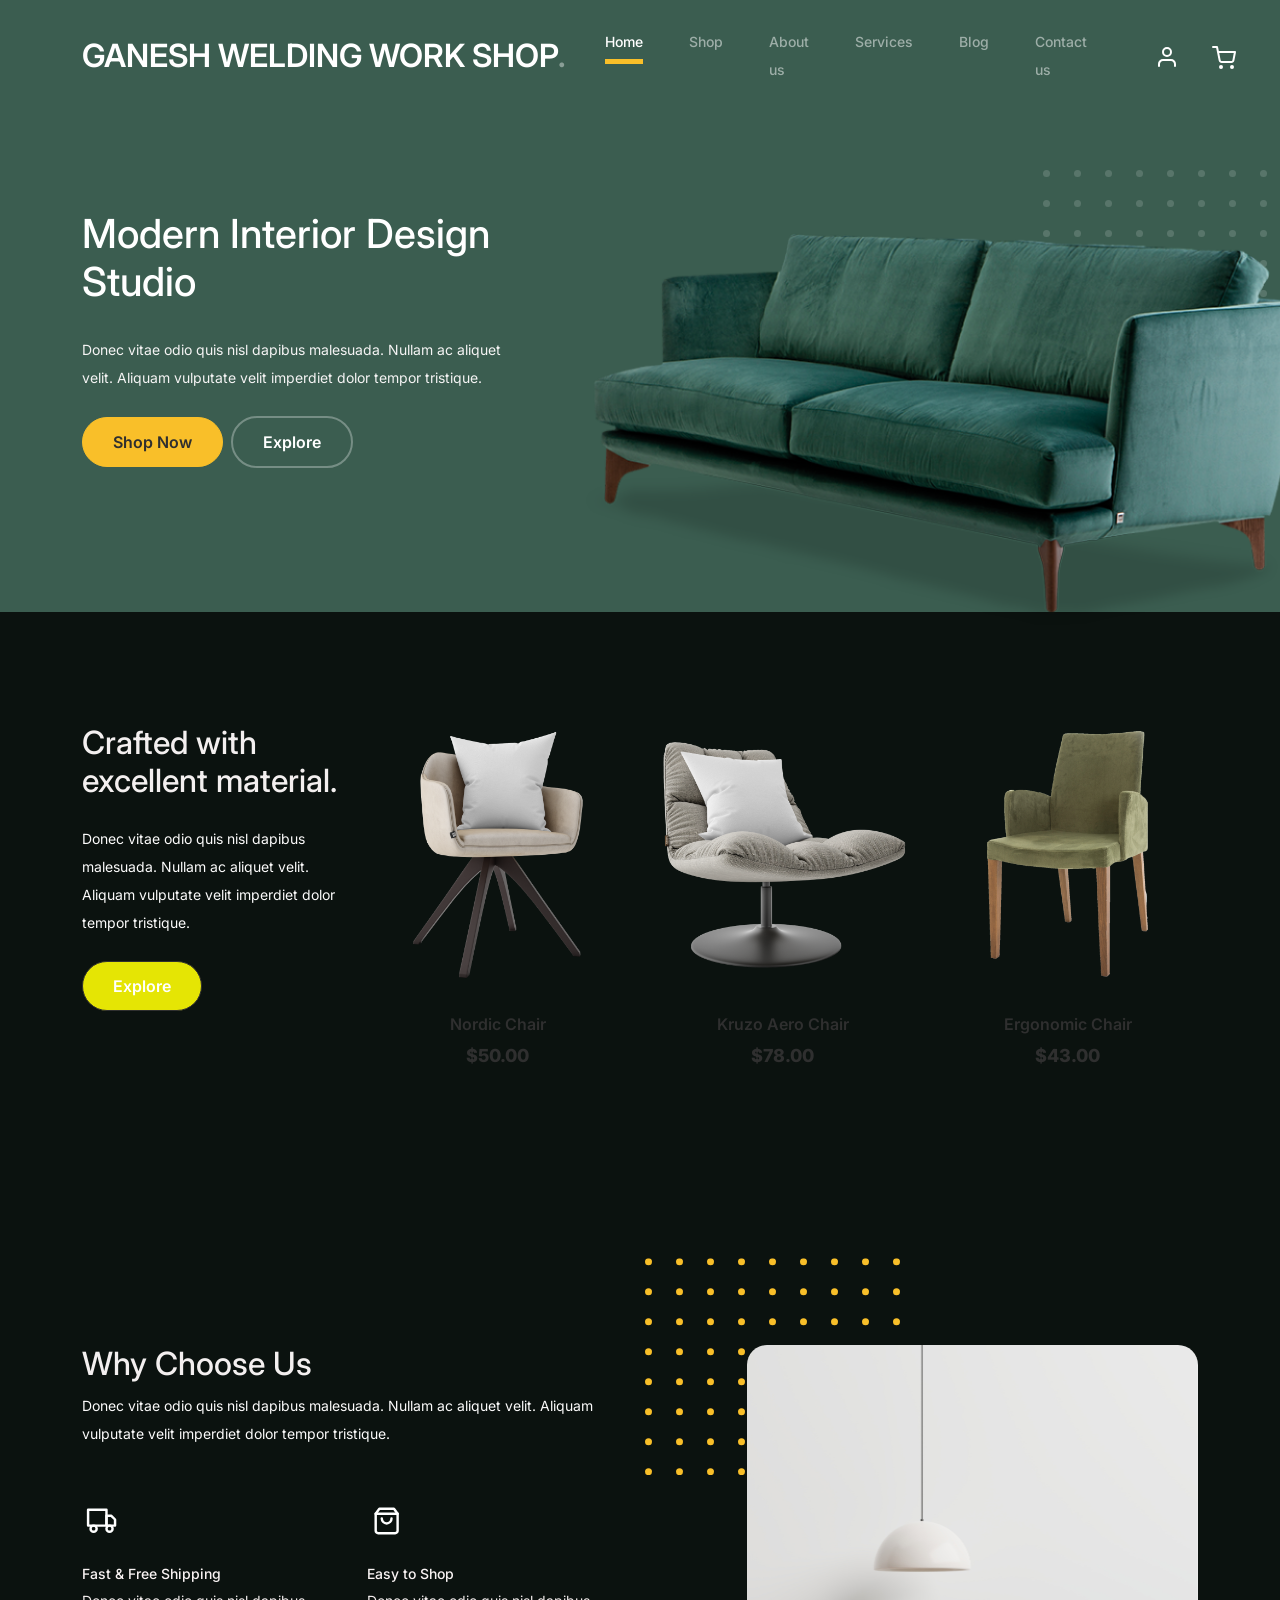
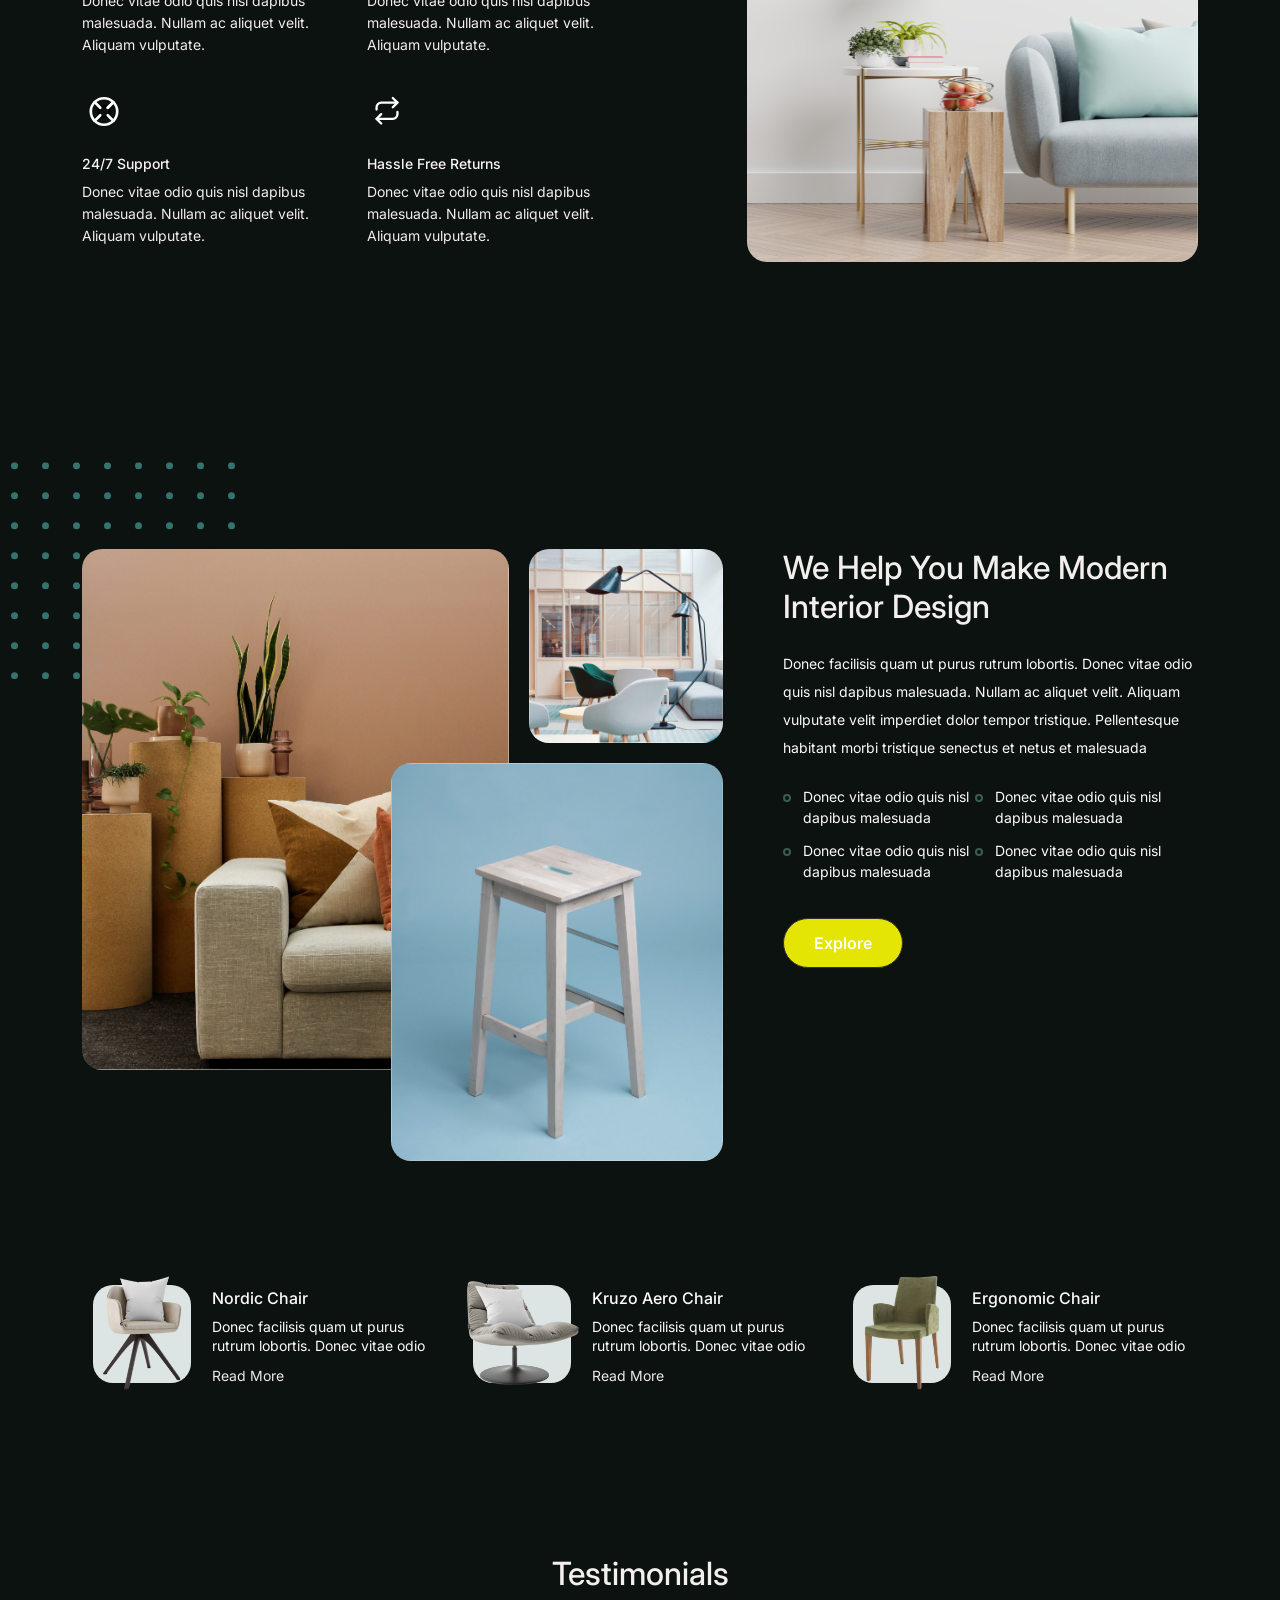
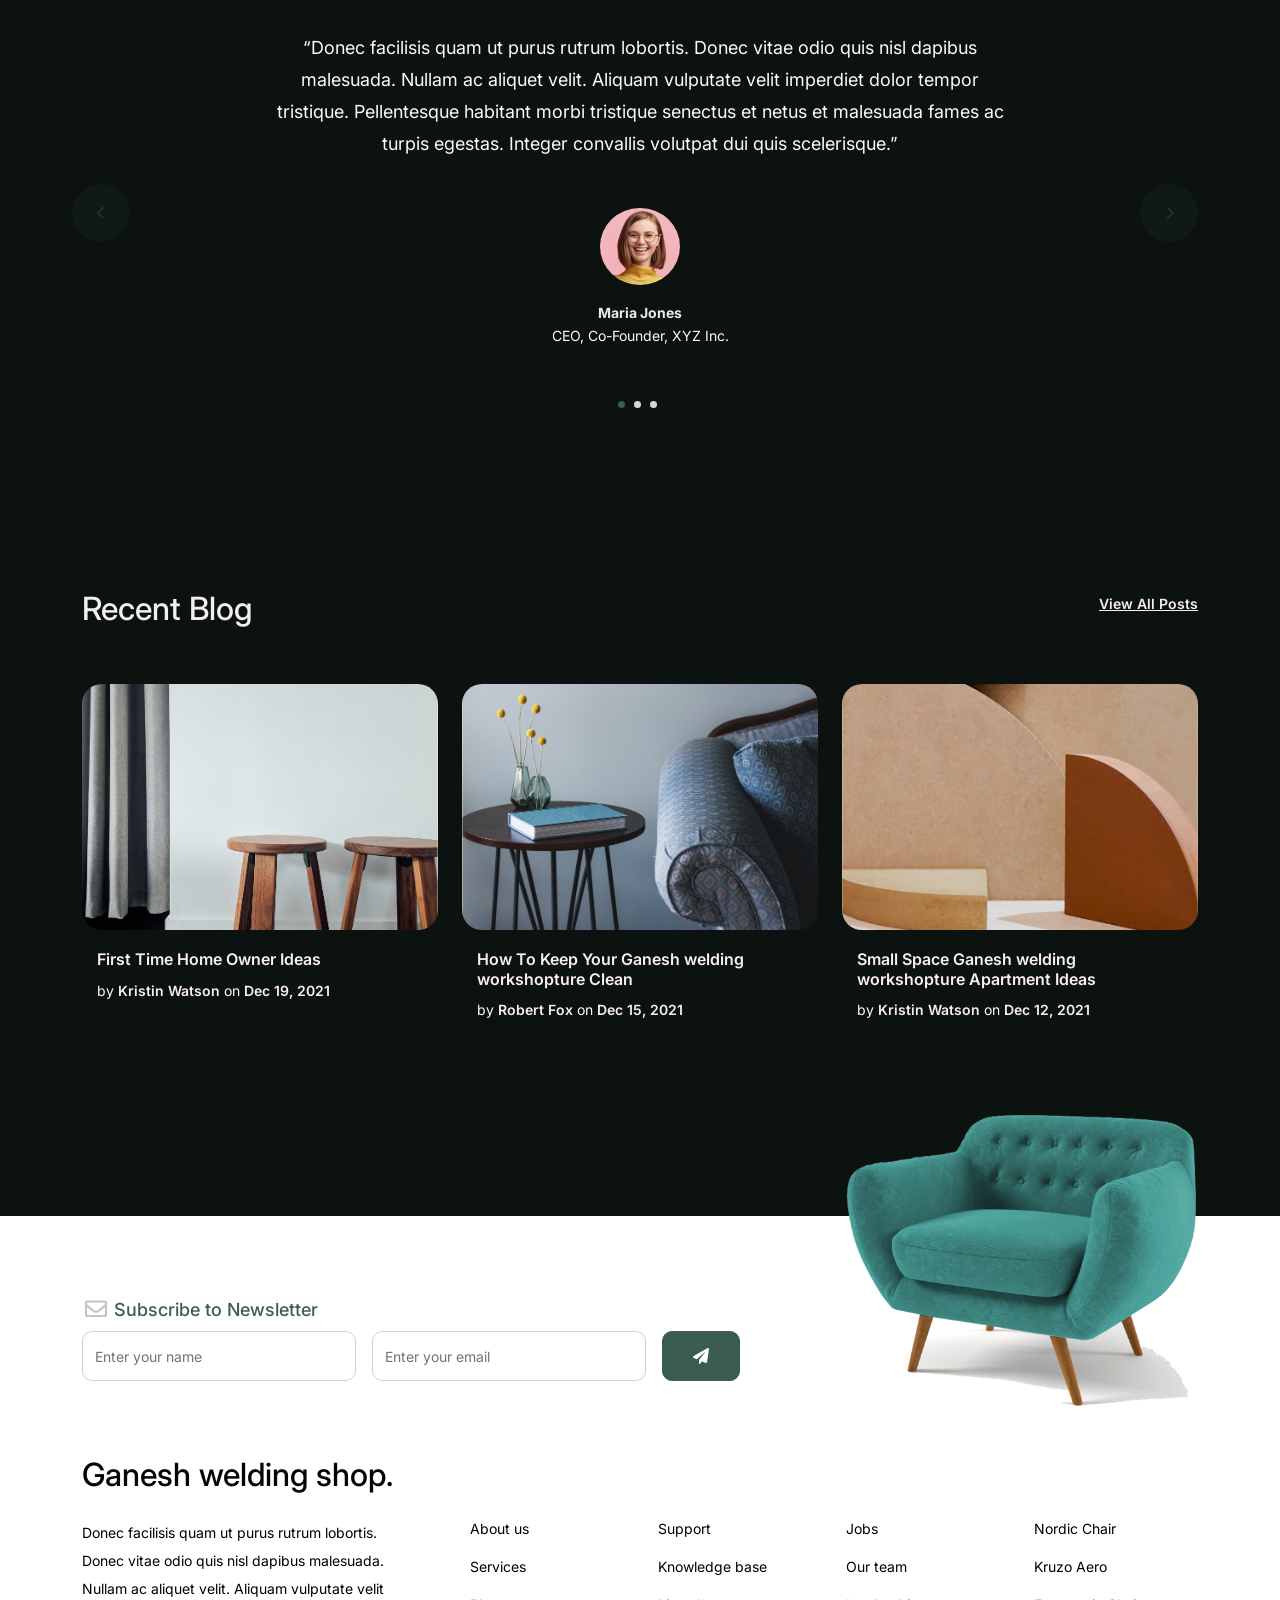
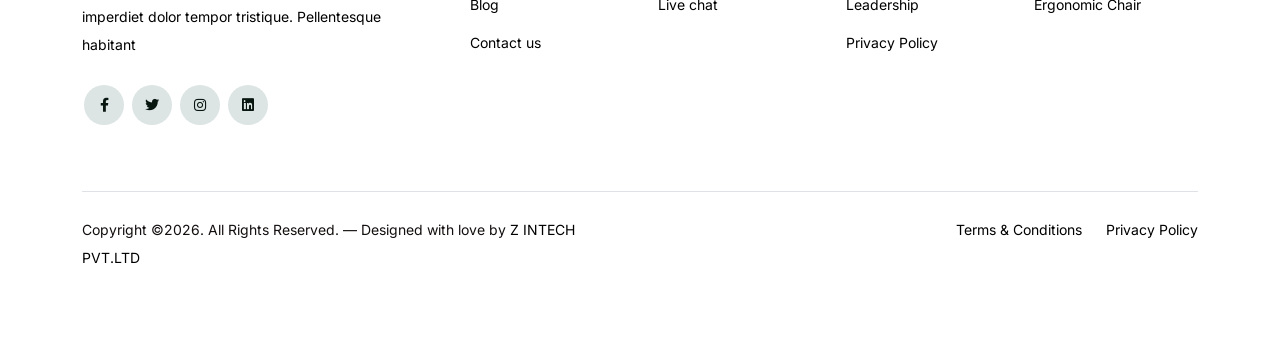
<file: index.html>
<!doctype html>
<html lang="en">
<head>
  <meta charset="utf-8">
  <meta name="viewport" content="width=device-width, initial-scale=1, shrink-to-fit=no">
  <meta name="author" content="Untree.co">
  <link rel="shortcut icon" href="favicon.png">

  <meta name="description" content="" />
  <meta name="keywords" content="bootstrap, bootstrap4" />

		<!-- Bootstrap CSS -->
		<link href="css/bootstrap.min.css" rel="stylesheet">
		<link href="https://cdnjs.cloudflare.com/ajax/libs/font-awesome/6.0.0-beta3/css/all.min.css" rel="stylesheet">
		<link href="css/tiny-slider.css" rel="stylesheet">
		<link href="css/style.css" rel="stylesheet">
		<title>ganesh welding portal  </title>
	</head>

	<body>

		<!-- Start Header/Navigation -->
		<nav class="custom-navbar navbar navbar navbar-expand-md navbar-dark bg-dark" arial-label="Ganesh welding workshop navigation bar">

			<div class="container">
				<a class="navbar-brand" href="index.html">GANESH WELDING WORK SHOP<span>.</span></a>

				<button class="navbar-toggler" type="button" data-bs-toggle="collapse" data-bs-target="#navbarsGanesh welding workshop" aria-controls="navbarsGanesh welding workshop" aria-expanded="false" aria-label="Toggle navigation">
					<span class="navbar-toggler-icon"></span>
				</button>

				<div class="collapse navbar-collapse" id="navbarsGanesh welding workshop">
					<ul class="custom-navbar-nav navbar-nav ms-auto mb-2 mb-md-0">
						<li class="nav-item active">
							<a class="nav-link" href="index.html">Home</a>
						</li>
						<li><a class="nav-link" href="shop.html">Shop</a></li>
						<li><a class="nav-link" href="about.html">About us</a></li>
						<li><a class="nav-link" href="services.html">Services</a></li>
						<li><a class="nav-link" href="blog.html">Blog</a></li>
						<li><a class="nav-link" href="contact.html">Contact us</a></li>
					</ul>

					<ul class="custom-navbar-cta navbar-nav mb-2 mb-md-0 ms-5">
						<li><a class="nav-link" href="#"><img src="images/user.svg"></a></li>
						<li><a class="nav-link" href="cart.html"><img src="images/cart.svg"></a></li>
					</ul>
				</div>
			</div>
				
		</nav>
		<!-- End Header/Navigation -->

		<!-- Start Hero Section -->
			<div class="hero">
				<div class="container">
					<div class="row justify-content-between">
						<div class="col-lg-5">
							<div class="intro-excerpt">
								<h1>Modern Interior <span clsas="d-block">Design Studio</span></h1>
								<p class="mb-4">Donec vitae odio quis nisl dapibus malesuada. Nullam ac aliquet velit. Aliquam vulputate velit imperdiet dolor tempor tristique.</p>
								<p><a href="" class="btn btn-secondary me-2">Shop Now</a><a href="#" class="btn btn-white-outline">Explore</a></p>
							</div>
						</div>
						<div class="col-lg-7">
							<div class="hero-img-wrap">
								<img src="images/couch.png" class="img-fluid">
							</div>
						</div>
					</div>
				</div>
			</div>
		<!-- End Hero Section -->

		<!-- Start Product Section -->
		<div class="product-section">
			<div class="container">
				<div class="row">

					<!-- Start Column 1 -->
					<div class="col-md-12 col-lg-3 mb-5 mb-lg-0">
						<h2 class="mb-4 section-title">Crafted with excellent material.</h2>
						<p class="mb-4">Donec vitae odio quis nisl dapibus malesuada. Nullam ac aliquet velit. Aliquam vulputate velit imperdiet dolor tempor tristique. </p>
						<p><a href="shop.html" class="btn">Explore</a></p>
					</div> 
					<!-- End Column 1 -->

					<!-- Start Column 2 -->
					<div class="col-12 col-md-4 col-lg-3 mb-5 mb-md-0">
						<a class="product-item" href="cart.html">
							<img src="images/product-1.png" class="img-fluid product-thumbnail">
							<h3 class="product-title">Nordic Chair</h3>
							<strong class="product-price">$50.00</strong>

							<span class="icon-cross">
								<img src="images/cross.svg" class="img-fluid">
							</span>
						</a>
					</div> 
					<!-- End Column 2 -->

					<!-- Start Column 3 -->
					<div class="col-12 col-md-4 col-lg-3 mb-5 mb-md-0">
						<a class="product-item" href="cart.html">
							<img src="images/product-2.png" class="img-fluid product-thumbnail">
							<h3 class="product-title">Kruzo Aero Chair</h3>
							<strong class="product-price">$78.00</strong>

							<span class="icon-cross">
								<img src="images/cross.svg" class="img-fluid">
							</span>
						</a>
					</div>
					<!-- End Column 3 -->

					<!-- Start Column 4 -->
					<div class="col-12 col-md-4 col-lg-3 mb-5 mb-md-0">
						<a class="product-item" href="cart.html">
							<img src="images/product-3.png" class="img-fluid product-thumbnail">
							<h3 class="product-title">Ergonomic Chair</h3>
							<strong class="product-price">$43.00</strong>

							<span class="icon-cross">
								<img src="images/cross.svg" class="img-fluid">
							</span>
						</a>
					</div>
					<!-- End Column 4 -->

				</div>
			</div>
		</div>
		<!-- End Product Section -->

		<!-- Start Why Choose Us Section -->
		<div class="why-choose-section">
			<div class="container">
				<div class="row justify-content-between">
					<div class="col-lg-6">
						<h2 class="section-title">Why Choose Us</h2>
						<p>Donec vitae odio quis nisl dapibus malesuada. Nullam ac aliquet velit. Aliquam vulputate velit imperdiet dolor tempor tristique.</p>

						<div class="row my-5">
							<div class="col-6 col-md-6">
								<div class="feature">
									<div class="icon">
										<img src="images/truck.svg" alt="Image" class="imf-fluid">
									</div>
									<h3>Fast &amp; Free Shipping</h3>
									<p>Donec vitae odio quis nisl dapibus malesuada. Nullam ac aliquet velit. Aliquam vulputate.</p>
								</div>
							</div>

							<div class="col-6 col-md-6">
								<div class="feature">
									<div class="icon">
										<img src="images/bag.svg" alt="Image" class="imf-fluid">
									</div>
									<h3>Easy to Shop</h3>
									<p>Donec vitae odio quis nisl dapibus malesuada. Nullam ac aliquet velit. Aliquam vulputate.</p>
								</div>
							</div>

							<div class="col-6 col-md-6">
								<div class="feature">
									<div class="icon">
										<img src="images/support.svg" alt="Image" class="imf-fluid">
									</div>
									<h3>24/7 Support</h3>
									<p>Donec vitae odio quis nisl dapibus malesuada. Nullam ac aliquet velit. Aliquam vulputate.</p>
								</div>
							</div>

							<div class="col-6 col-md-6">
								<div class="feature">
									<div class="icon">
										<img src="images/return.svg" alt="Image" class="imf-fluid">
									</div>
									<h3>Hassle Free Returns</h3>
									<p>Donec vitae odio quis nisl dapibus malesuada. Nullam ac aliquet velit. Aliquam vulputate.</p>
								</div>
							</div>

						</div>
					</div>

					<div class="col-lg-5">
						<div class="img-wrap">
							<img src="images/why-choose-us-img.jpg" alt="Image" class="img-fluid">
						</div>
					</div>

				</div>
			</div>
		</div>
		<!-- End Why Choose Us Section -->

		<!-- Start We Help Section -->
		<div class="we-help-section">
			<div class="container">
				<div class="row justify-content-between">
					<div class="col-lg-7 mb-5 mb-lg-0">
						<div class="imgs-grid">
							<div class="grid grid-1"><img src="images/img-grid-1.jpg" alt="Untree.co"></div>
							<div class="grid grid-2"><img src="images/img-grid-2.jpg" alt="Untree.co"></div>
							<div class="grid grid-3"><img src="images/img-grid-3.jpg" alt="Untree.co"></div>
						</div>
					</div>
					<div class="col-lg-5 ps-lg-5">
						<h2 class="section-title mb-4">We Help You Make Modern Interior Design</h2>
						<p>Donec facilisis quam ut purus rutrum lobortis. Donec vitae odio quis nisl dapibus malesuada. Nullam ac aliquet velit. Aliquam vulputate velit imperdiet dolor tempor tristique. Pellentesque habitant morbi tristique senectus et netus et malesuada</p>

						<ul class="list-unstyled custom-list my-4">
							<li>Donec vitae odio quis nisl dapibus malesuada</li>
							<li>Donec vitae odio quis nisl dapibus malesuada</li>
							<li>Donec vitae odio quis nisl dapibus malesuada</li>
							<li>Donec vitae odio quis nisl dapibus malesuada</li>
						</ul>
						<p><a herf="#" class="btn">Explore</a></p>
					</div>
				</div>
			</div>
		</div>
		<!-- End We Help Section -->

		<!-- Start Popular Product -->
		<div class="popular-product">
			<div class="container">
				<div class="row">

					<div class="col-12 col-md-6 col-lg-4 mb-4 mb-lg-0">
						<div class="product-item-sm d-flex">
							<div class="thumbnail">
								<img src="images/product-1.png" alt="Image" class="img-fluid">
							</div>
							<div class="pt-3">
								<h6>Nordic Chair</h6>
								<p>Donec facilisis quam ut purus rutrum lobortis. Donec vitae odio </p>
								<p><a href="#">Read More</a></p>
							</div>
						</div>
					</div>

					<div class="col-12 col-md-6 col-lg-4 mb-4 mb-lg-0">
						<div class="product-item-sm d-flex">
							<div class="thumbnail">
								<img src="images/product-2.png" alt="Image" class="img-fluid">
							</div>
							<div class="pt-3">
								<h6>Kruzo Aero Chair</h6>
								<p>Donec facilisis quam ut purus rutrum lobortis. Donec vitae odio </p>
								<p><a href="#">Read More</a></p>
							</div>
						</div>
					</div>

					<div class="col-12 col-md-6 col-lg-4 mb-4 mb-lg-0">
						<div class="product-item-sm d-flex">
							<div class="thumbnail">
								<img src="images/product-3.png" alt="Image" class="img-fluid">
							</div>
							<div class="pt-3">
								<h6>Ergonomic Chair</h6>
								<p>Donec facilisis quam ut purus rutrum lobortis. Donec vitae odio </p>
								<p><a href="#">Read More</a></p>
							</div>
						</div>
					</div>

				</div>
			</div>
		</div>
		<!-- End Popular Product -->

		<!-- Start Testimonial Slider -->
		<div class="testimonial-section">
			<div class="container">
				<div class="row">
					<div class="col-lg-7 mx-auto text-center">
						<h2 class="section-title">Testimonials</h2>
					</div>
				</div>

				<div class="row justify-content-center">
					<div class="col-lg-12">
						<div class="testimonial-slider-wrap text-center">

							<div id="testimonial-nav">
								<span class="prev" data-controls="prev"><span class="fa fa-chevron-left"></span></span>
								<span class="next" data-controls="next"><span class="fa fa-chevron-right"></span></span>
							</div>

							<div class="testimonial-slider">
								
								<div class="item">
									<div class="row justify-content-center">
										<div class="col-lg-8 mx-auto">

											<div class="testimonial-block text-center">
												<blockquote class="mb-5">
													<p>&ldquo;Donec facilisis quam ut purus rutrum lobortis. Donec vitae odio quis nisl dapibus malesuada. Nullam ac aliquet velit. Aliquam vulputate velit imperdiet dolor tempor tristique. Pellentesque habitant morbi tristique senectus et netus et malesuada fames ac turpis egestas. Integer convallis volutpat dui quis scelerisque.&rdquo;</p>
												</blockquote>

												<div class="author-info">
													<div class="author-pic">
														<img src="images/person-1.png" alt="Maria Jones" class="img-fluid">
													</div>
													<h3 class="font-weight-bold">Maria Jones</h3>
													<span class="position d-block mb-3">CEO, Co-Founder, XYZ Inc.</span>
												</div>
											</div>

										</div>
									</div>
								</div> 
								<!-- END item -->

								<div class="item">
									<div class="row justify-content-center">
										<div class="col-lg-8 mx-auto">

											<div class="testimonial-block text-center">
												<blockquote class="mb-5">
													<p>&ldquo;Donec facilisis quam ut purus rutrum lobortis. Donec vitae odio quis nisl dapibus malesuada. Nullam ac aliquet velit. Aliquam vulputate velit imperdiet dolor tempor tristique. Pellentesque habitant morbi tristique senectus et netus et malesuada fames ac turpis egestas. Integer convallis volutpat dui quis scelerisque.&rdquo;</p>
												</blockquote>

												<div class="author-info">
													<div class="author-pic">
														<img src="images/person-1.png" alt="Maria Jones" class="img-fluid">
													</div>
													<h3 class="font-weight-bold">Maria Jones</h3>
													<span class="position d-block mb-3">CEO, Co-Founder, XYZ Inc.</span>
												</div>
											</div>

										</div>
									</div>
								</div> 
								<!-- END item -->

								<div class="item">
									<div class="row justify-content-center">
										<div class="col-lg-8 mx-auto">

											<div class="testimonial-block text-center">
												<blockquote class="mb-5">
													<p>&ldquo;Donec facilisis quam ut purus rutrum lobortis. Donec vitae odio quis nisl dapibus malesuada. Nullam ac aliquet velit. Aliquam vulputate velit imperdiet dolor tempor tristique. Pellentesque habitant morbi tristique senectus et netus et malesuada fames ac turpis egestas. Integer convallis volutpat dui quis scelerisque.&rdquo;</p>
												</blockquote>

												<div class="author-info">
													<div class="author-pic">
														<img src="images/person-1.png" alt="Maria Jones" class="img-fluid">
													</div>
													<h3 class="font-weight-bold">Maria Jones</h3>
													<span class="position d-block mb-3">CEO, Co-Founder, XYZ Inc.</span>
												</div>
											</div>

										</div>
									</div>
								</div> 
								<!-- END item -->

							</div>

						</div>
					</div>
				</div>
			</div>
		</div>
		<!-- End Testimonial Slider -->

		<!-- Start Blog Section -->
		<div class="blog-section">
			<div class="container">
				<div class="row mb-5">
					<div class="col-md-6">
						<h2 class="section-title">Recent Blog</h2>
					</div>
					<div class="col-md-6 text-start text-md-end">
						<a href="#" class="more">View All Posts</a>
					</div>
				</div>

				<div class="row">

					<div class="col-12 col-sm-6 col-md-4 mb-4 mb-md-0">
						<div class="post-entry">
							<a href="#" class="post-thumbnail"><img src="images/post-1.jpg" alt="Image" class="img-fluid"></a>
							<div class="post-content-entry">
								<h3><a href="#">First Time Home Owner Ideas</a></h3>
								<div class="meta">
									<span>by <a href="#">Kristin Watson</a></span> <span>on <a href="#">Dec 19, 2021</a></span>
								</div>
							</div>
						</div>
					</div>

					<div class="col-12 col-sm-6 col-md-4 mb-4 mb-md-0">
						<div class="post-entry">
							<a href="#" class="post-thumbnail"><img src="images/post-2.jpg" alt="Image" class="img-fluid"></a>
							<div class="post-content-entry">
								<h3><a href="#">How To Keep Your Ganesh welding workshopture Clean</a></h3>
								<div class="meta">
									<span>by <a href="#">Robert Fox</a></span> <span>on <a href="#">Dec 15, 2021</a></span>
								</div>
							</div>
						</div>
					</div>

					<div class="col-12 col-sm-6 col-md-4 mb-4 mb-md-0">
						<div class="post-entry">
							<a href="#" class="post-thumbnail"><img src="images/post-3.jpg" alt="Image" class="img-fluid"></a>
							<div class="post-content-entry">
								<h3><a href="#">Small Space Ganesh welding workshopture Apartment Ideas</a></h3>
								<div class="meta">
									<span>by <a href="#">Kristin Watson</a></span> <span>on <a href="#">Dec 12, 2021</a></span>
								</div>
							</div>
						</div>
					</div>

				</div>
			</div>
		</div>
		<!-- End Blog Section -->	

		<!-- Start Footer Section -->
		<footer class="footer-section">
			<div class="container relative">

				<div class="sofa-img">
					<img src="images/sofa.png" alt="Image" class="img-fluid">
				</div>

				<div class="row">
					<div class="col-lg-8">
						<div class="subscription-form">
							<h3 class="d-flex align-items-center"><span class="me-1"><img src="images/envelope-outline.svg" alt="Image" class="img-fluid"></span><span>Subscribe to Newsletter</span></h3>

							<form action="#" class="row g-3">
								<div class="col-auto">
									<input type="text" class="form-control" placeholder="Enter your name">
								</div>
								<div class="col-auto">
									<input type="email" class="form-control" placeholder="Enter your email">
								</div>
								<div class="col-auto">
									<button class="btn btn-primary">
										<span class="fa fa-paper-plane"></span>
									</button>
								</div>
							</form>

						</div>
					</div>
				</div>

				<div class="row g-5 mb-5">
					<div class="col-lg-4">
						<div class="mb-4 footer-logo-wrap"><a href="#" class="footer-logo">Ganesh welding shop<span>.</span></a></div>
						<p style="color:black;" class="mb-4">Donec facilisis quam ut purus rutrum lobortis. Donec vitae odio quis nisl dapibus malesuada. Nullam ac aliquet velit. Aliquam vulputate velit imperdiet dolor tempor tristique. Pellentesque habitant</p>

						<ul class="list-unstyled custom-social">
							<li><a href="#"><span class="fa fa-brands fa-facebook-f"></span></a></li>
							<li><a href="#"><span class="fa fa-brands fa-twitter"></span></a></li>
							<li><a href="#"><span class="fa fa-brands fa-instagram"></span></a></li>
							<li><a href="#"><span class="fa fa-brands fa-linkedin"></span></a></li>
						</ul>
					</div>

					<div class="col-lg-8">
						<div class="row links-wrap">
							<div class="col-6 col-sm-6 col-md-3">
								<ul class="list-unstyled">
									<li><a href="#">About us</a></li>
									<li><a href="#">Services</a></li>
									<li><a href="#">Blog</a></li>
									<li><a href="#">Contact us</a></li>
								</ul>
							</div>

							<div class="col-6 col-sm-6 col-md-3">
								<ul class="list-unstyled">
									<li><a href="#">Support</a></li>
									<li><a href="#">Knowledge base</a></li>
									<li><a href="#">Live chat</a></li>
								</ul>
							</div>

							<div class="col-6 col-sm-6 col-md-3">
								<ul class="list-unstyled">
									<li><a href="#">Jobs</a></li>
									<li><a href="#">Our team</a></li>
									<li><a href="#">Leadership</a></li>
									<li><a href="#">Privacy Policy</a></li>
								</ul>
							</div>

							<div class="col-6 col-sm-6 col-md-3">
								<ul class="list-unstyled">
									<li><a href="#">Nordic Chair</a></li>
									<li><a href="#">Kruzo Aero</a></li>
									<li><a href="#">Ergonomic Chair</a></li>
								</ul>
							</div>
						</div>
					</div>

				</div>

				<div class="border-top copyright">
					<div class="row pt-4">
						<div class="col-lg-6">
							<p class="mb-2 text-center text-lg-start">Copyright &copy;<script>document.write(new Date().getFullYear());</script>. All Rights Reserved. &mdash; Designed with love by <a href="">Z INTECH PVT.LTD</a>     </p>
						</div>

						<div class="col-lg-6 text-center text-lg-end">
							<ul class="list-unstyled d-inline-flex ms-auto">
								<li class="me-4"><a href="#">Terms &amp; Conditions</a></li>
								<li><a href="#">Privacy Policy</a></li>
							</ul>
						</div>

					</div>
				</div>

			</div>
		</footer>
		<!-- End Footer Section -->	


		<script src="js/bootstrap.bundle.min.js"></script>
		<script src="js/tiny-slider.js"></script>
		<script src="js/custom.js"></script>
	</body>

</html>
</file>
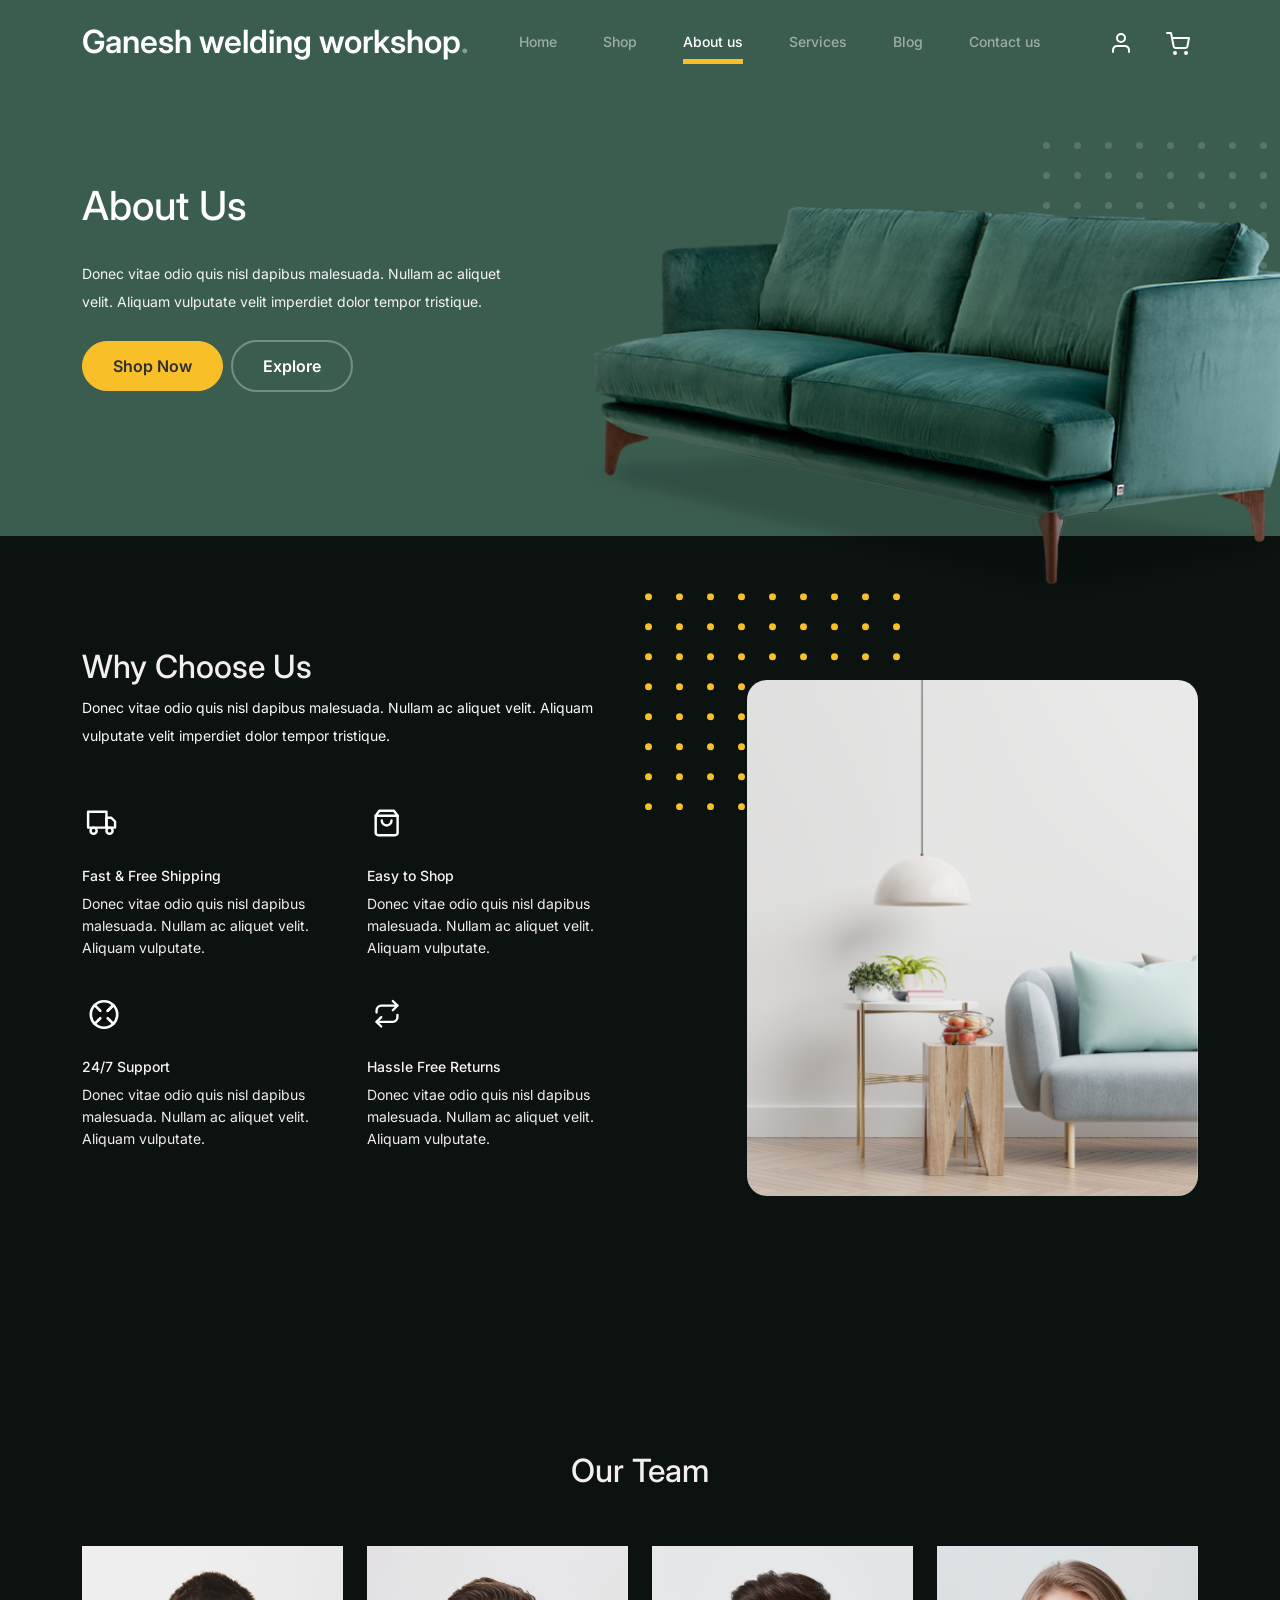
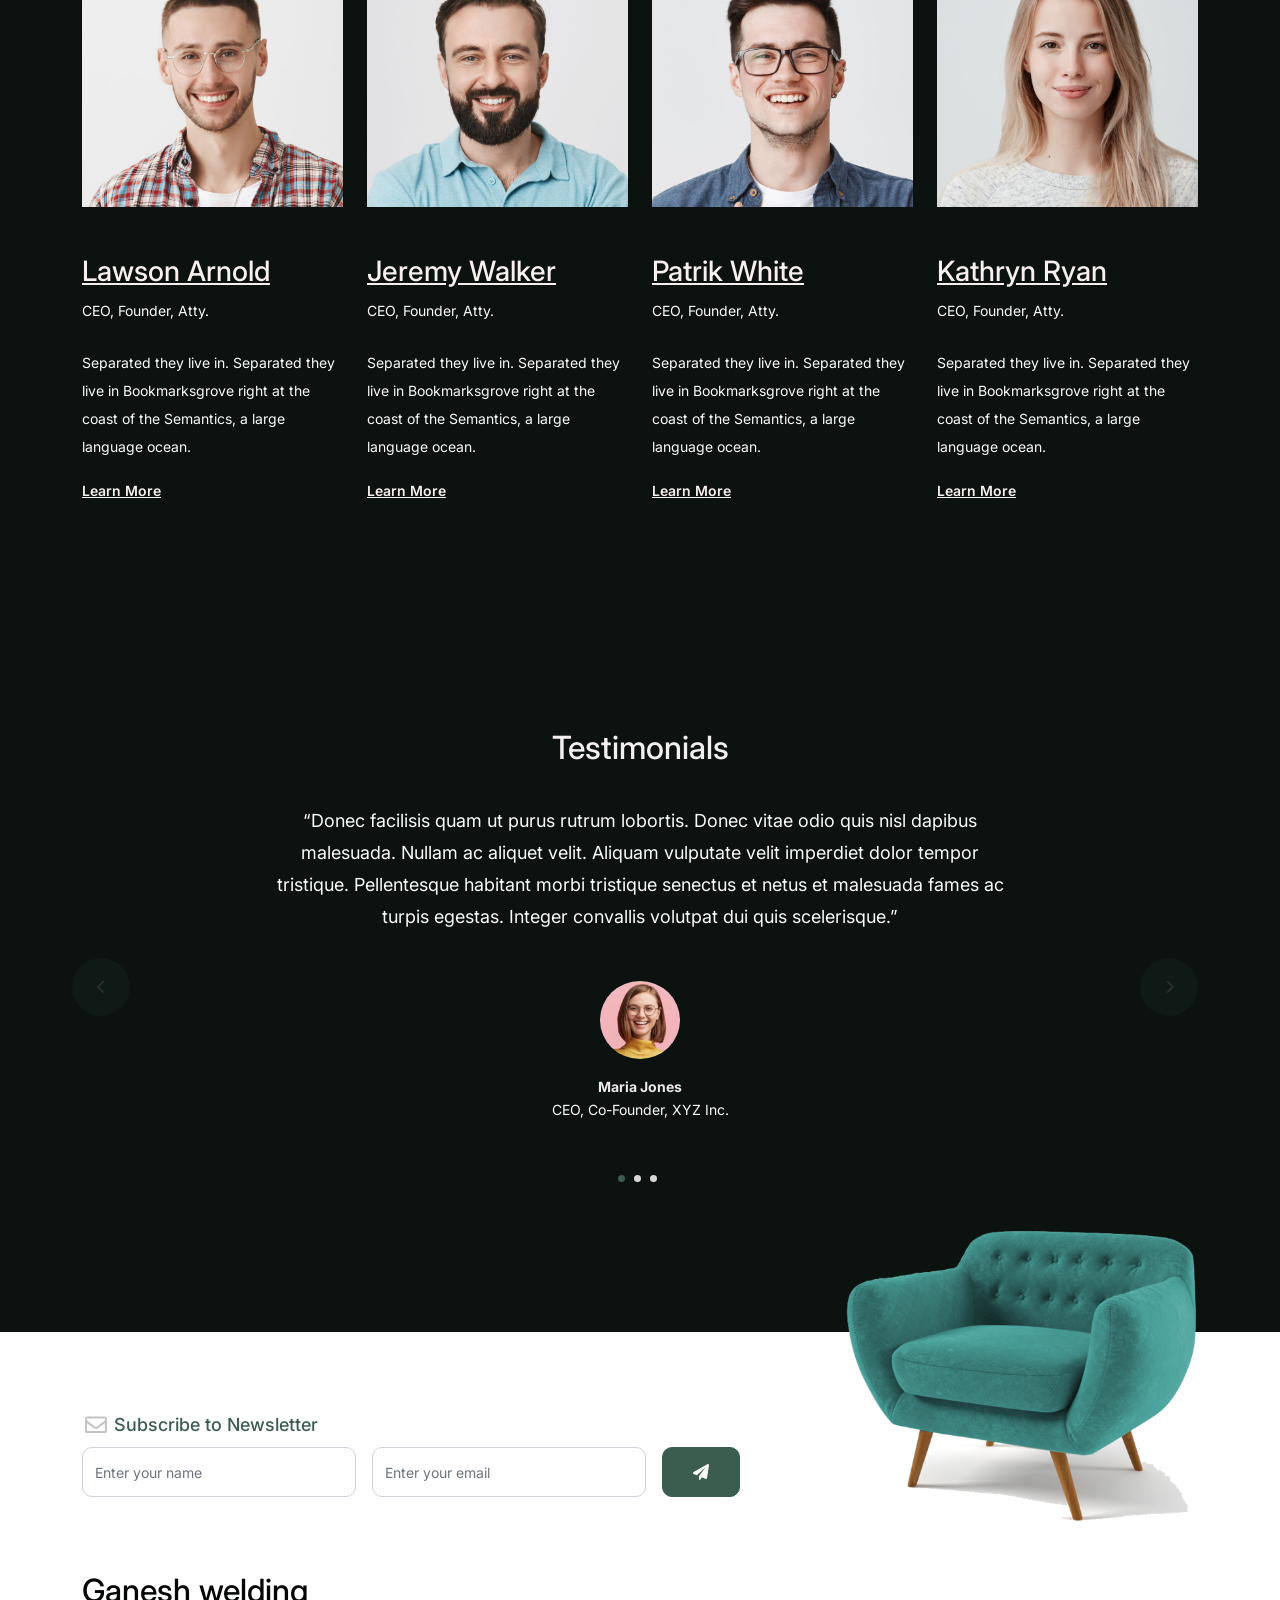
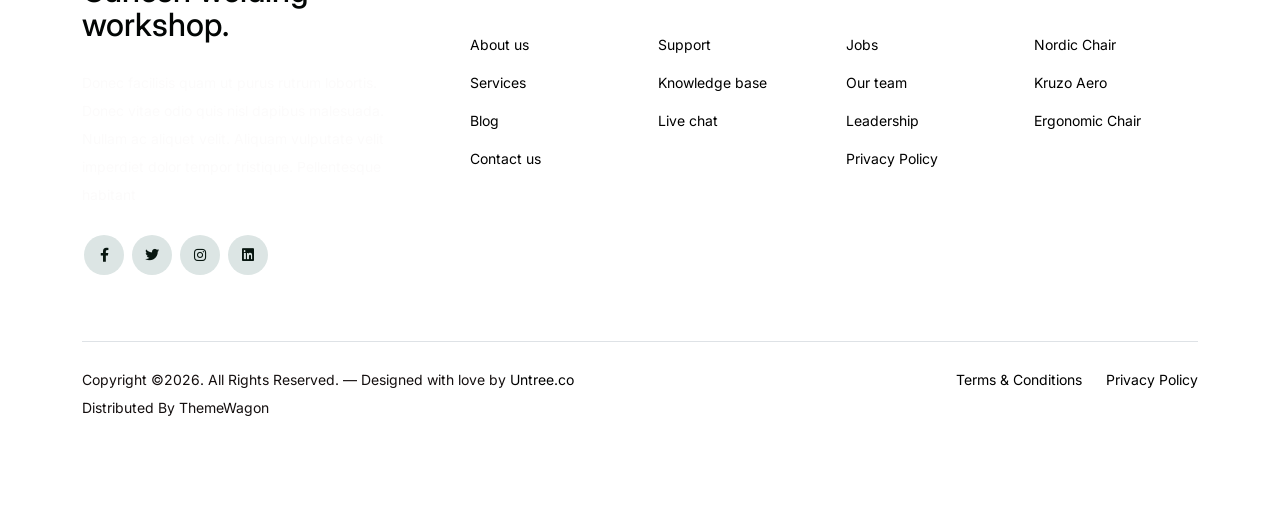
<file: about.html>
<!-- /*
* Bootstrap 5
* Template Name: Ganesh welding workshop
* Template Author: Untree.co
* Template URI: https://untree.co/
* License: https://creativecommons.org/licenses/by/3.0/
*/ -->
<!doctype html>
<html lang="en">
<head>
  <meta charset="utf-8">
  <meta name="viewport" content="width=device-width, initial-scale=1, shrink-to-fit=no">
  <meta name="author" content="Untree.co">
  <link rel="shortcut icon" href="favicon.png">

  <meta name="description" content="" />
  <meta name="keywords" content="bootstrap, bootstrap4" />

		<!-- Bootstrap CSS -->
		<link href="css/bootstrap.min.css" rel="stylesheet">
		<link href="https://cdnjs.cloudflare.com/ajax/libs/font-awesome/6.0.0-beta3/css/all.min.css" rel="stylesheet">
		<link href="css/tiny-slider.css" rel="stylesheet">
		<link href="css/style.css" rel="stylesheet">
		<title>Ganesh welding workshop Free Bootstrap 5 Template for Ganesh welding workshopture and Interior Design Websites by Untree.co </title>
	</head>

	<body>

		<!-- Start Header/Navigation -->
		<nav class="custom-navbar navbar navbar navbar-expand-md navbar-dark bg-dark" arial-label="Ganesh welding workshop navigation bar">

			<div class="container">
				<a class="navbar-brand" href="index.html">Ganesh welding workshop<span>.</span></a>

				<button class="navbar-toggler" type="button" data-bs-toggle="collapse" data-bs-target="#navbarsGanesh welding workshop" aria-controls="navbarsGanesh welding workshop" aria-expanded="false" aria-label="Toggle navigation">
					<span class="navbar-toggler-icon"></span>
				</button>

				<div class="collapse navbar-collapse" id="navbarsGanesh welding workshop">
					<ul class="custom-navbar-nav navbar-nav ms-auto mb-2 mb-md-0">
						<li class="nav-item ">
							<a class="nav-link" href="index.html">Home</a>
						</li>
						<li><a class="nav-link" href="shop.html">Shop</a></li>
						<li class="active"><a class="nav-link" href="about.html">About us</a></li>
						<li><a class="nav-link" href="services.html">Services</a></li>
						<li><a class="nav-link" href="blog.html">Blog</a></li>
						<li><a class="nav-link" href="contact.html">Contact us</a></li>
					</ul>

					<ul class="custom-navbar-cta navbar-nav mb-2 mb-md-0 ms-5">
						<li><a class="nav-link" href="#"><img src="images/user.svg"></a></li>
						<li><a class="nav-link" href="cart.html"><img src="images/cart.svg"></a></li>
					</ul>
				</div>
			</div>
				
		</nav>
		<!-- End Header/Navigation -->

		<!-- Start Hero Section -->
			<div class="hero">
				<div class="container">
					<div class="row justify-content-between">
						<div class="col-lg-5">
							<div class="intro-excerpt">
								<h1>About Us</h1>
								<p class="mb-4">Donec vitae odio quis nisl dapibus malesuada. Nullam ac aliquet velit. Aliquam vulputate velit imperdiet dolor tempor tristique.</p>
								<p><a href="" class="btn btn-secondary me-2">Shop Now</a><a href="#" class="btn btn-white-outline">Explore</a></p>
							</div>
						</div>
						<div class="col-lg-7">
							<div class="hero-img-wrap">
								<img src="images/couch.png" class="img-fluid">
							</div>
						</div>
					</div>
				</div>
			</div>
		<!-- End Hero Section -->

		

		<!-- Start Why Choose Us Section -->
		<div class="why-choose-section">
			<div class="container">
				<div class="row justify-content-between align-items-center">
					<div class="col-lg-6">
						<h2 class="section-title">Why Choose Us</h2>
						<p>Donec vitae odio quis nisl dapibus malesuada. Nullam ac aliquet velit. Aliquam vulputate velit imperdiet dolor tempor tristique.</p>

						<div class="row my-5">
							<div class="col-6 col-md-6">
								<div class="feature">
									<div class="icon">
										<img src="images/truck.svg" alt="Image" class="imf-fluid">
									</div>
									<h3>Fast &amp; Free Shipping</h3>
									<p>Donec vitae odio quis nisl dapibus malesuada. Nullam ac aliquet velit. Aliquam vulputate.</p>
								</div>
							</div>

							<div class="col-6 col-md-6">
								<div class="feature">
									<div class="icon">
										<img src="images/bag.svg" alt="Image" class="imf-fluid">
									</div>
									<h3>Easy to Shop</h3>
									<p>Donec vitae odio quis nisl dapibus malesuada. Nullam ac aliquet velit. Aliquam vulputate.</p>
								</div>
							</div>

							<div class="col-6 col-md-6">
								<div class="feature">
									<div class="icon">
										<img src="images/support.svg" alt="Image" class="imf-fluid">
									</div>
									<h3>24/7 Support</h3>
									<p>Donec vitae odio quis nisl dapibus malesuada. Nullam ac aliquet velit. Aliquam vulputate.</p>
								</div>
							</div>

							<div class="col-6 col-md-6">
								<div class="feature">
									<div class="icon">
										<img src="images/return.svg" alt="Image" class="imf-fluid">
									</div>
									<h3>Hassle Free Returns</h3>
									<p>Donec vitae odio quis nisl dapibus malesuada. Nullam ac aliquet velit. Aliquam vulputate.</p>
								</div>
							</div>

						</div>
					</div>

					<div class="col-lg-5">
						<div class="img-wrap">
							<img src="images/why-choose-us-img.jpg" alt="Image" class="img-fluid">
						</div>
					</div>

				</div>
			</div>
		</div>
		<!-- End Why Choose Us Section -->

		<!-- Start Team Section -->
		<div class="untree_co-section">
			<div class="container">

				<div class="row mb-5">
					<div class="col-lg-5 mx-auto text-center">
						<h2 class="section-title">Our Team</h2>
					</div>
				</div>

				<div class="row">

					<!-- Start Column 1 -->
					<div class="col-12 col-md-6 col-lg-3 mb-5 mb-md-0">
						<img src="images/person_1.jpg" class="img-fluid mb-5">
						<h3 clas><a href="#"><span class="">Lawson</span> Arnold</a></h3>
            <span class="d-block position mb-4">CEO, Founder, Atty.</span>
            <p>Separated they live in.
            Separated they live in Bookmarksgrove right at the coast of the Semantics, a large language ocean.</p>
            <p class="mb-0"><a href="#" class="more dark">Learn More <span class="icon-arrow_forward"></span></a></p>
					</div> 
					<!-- End Column 1 -->

					<!-- Start Column 2 -->
					<div class="col-12 col-md-6 col-lg-3 mb-5 mb-md-0">
						<img src="images/person_2.jpg" class="img-fluid mb-5">

						<h3 clas><a href="#"><span class="">Jeremy</span> Walker</a></h3>
            <span class="d-block position mb-4">CEO, Founder, Atty.</span>
            <p>Separated they live in.
            Separated they live in Bookmarksgrove right at the coast of the Semantics, a large language ocean.</p>
            <p class="mb-0"><a href="#" class="more dark">Learn More <span class="icon-arrow_forward"></span></a></p>

					</div> 
					<!-- End Column 2 -->

					<!-- Start Column 3 -->
					<div class="col-12 col-md-6 col-lg-3 mb-5 mb-md-0">
						<img src="images/person_3.jpg" class="img-fluid mb-5">
						<h3 clas><a href="#"><span class="">Patrik</span> White</a></h3>
            <span class="d-block position mb-4">CEO, Founder, Atty.</span>
            <p>Separated they live in.
            Separated they live in Bookmarksgrove right at the coast of the Semantics, a large language ocean.</p>
            <p class="mb-0"><a href="#" class="more dark">Learn More <span class="icon-arrow_forward"></span></a></p>
					</div> 
					<!-- End Column 3 -->

					<!-- Start Column 4 -->
					<div class="col-12 col-md-6 col-lg-3 mb-5 mb-md-0">
						<img src="images/person_4.jpg" class="img-fluid mb-5">

						<h3 clas><a href="#"><span class="">Kathryn</span> Ryan</a></h3>
            <span class="d-block position mb-4">CEO, Founder, Atty.</span>
            <p>Separated they live in.
            Separated they live in Bookmarksgrove right at the coast of the Semantics, a large language ocean.</p>
            <p class="mb-0"><a href="#" class="more dark">Learn More <span class="icon-arrow_forward"></span></a></p>

          
					</div> 
					<!-- End Column 4 -->

					

				</div>
			</div>
		</div>
		<!-- End Team Section -->

		

		<!-- Start Testimonial Slider -->
		<div class="testimonial-section before-footer-section">
			<div class="container">
				<div class="row">
					<div class="col-lg-7 mx-auto text-center">
						<h2 class="section-title">Testimonials</h2>
					</div>
				</div>

				<div class="row justify-content-center">
					<div class="col-lg-12">
						<div class="testimonial-slider-wrap text-center">

							<div id="testimonial-nav">
								<span class="prev" data-controls="prev"><span class="fa fa-chevron-left"></span></span>
								<span class="next" data-controls="next"><span class="fa fa-chevron-right"></span></span>
							</div>

							<div class="testimonial-slider">
								
								<div class="item">
									<div class="row justify-content-center">
										<div class="col-lg-8 mx-auto">

											<div class="testimonial-block text-center">
												<blockquote class="mb-5">
													<p>&ldquo;Donec facilisis quam ut purus rutrum lobortis. Donec vitae odio quis nisl dapibus malesuada. Nullam ac aliquet velit. Aliquam vulputate velit imperdiet dolor tempor tristique. Pellentesque habitant morbi tristique senectus et netus et malesuada fames ac turpis egestas. Integer convallis volutpat dui quis scelerisque.&rdquo;</p>
												</blockquote>

												<div class="author-info">
													<div class="author-pic">
														<img src="images/person-1.png" alt="Maria Jones" class="img-fluid">
													</div>
													<h3 class="font-weight-bold">Maria Jones</h3>
													<span class="position d-block mb-3">CEO, Co-Founder, XYZ Inc.</span>
												</div>
											</div>

										</div>
									</div>
								</div> 
								<!-- END item -->

								<div class="item">
									<div class="row justify-content-center">
										<div class="col-lg-8 mx-auto">

											<div class="testimonial-block text-center">
												<blockquote class="mb-5">
													<p>&ldquo;Donec facilisis quam ut purus rutrum lobortis. Donec vitae odio quis nisl dapibus malesuada. Nullam ac aliquet velit. Aliquam vulputate velit imperdiet dolor tempor tristique. Pellentesque habitant morbi tristique senectus et netus et malesuada fames ac turpis egestas. Integer convallis volutpat dui quis scelerisque.&rdquo;</p>
												</blockquote>

												<div class="author-info">
													<div class="author-pic">
														<img src="images/person-1.png" alt="Maria Jones" class="img-fluid">
													</div>
													<h3 class="font-weight-bold">Maria Jones</h3>
													<span class="position d-block mb-3">CEO, Co-Founder, XYZ Inc.</span>
												</div>
											</div>

										</div>
									</div>
								</div> 
								<!-- END item -->

								<div class="item">
									<div class="row justify-content-center">
										<div class="col-lg-8 mx-auto">

											<div class="testimonial-block text-center">
												<blockquote class="mb-5">
													<p>&ldquo;Donec facilisis quam ut purus rutrum lobortis. Donec vitae odio quis nisl dapibus malesuada. Nullam ac aliquet velit. Aliquam vulputate velit imperdiet dolor tempor tristique. Pellentesque habitant morbi tristique senectus et netus et malesuada fames ac turpis egestas. Integer convallis volutpat dui quis scelerisque.&rdquo;</p>
												</blockquote>

												<div class="author-info">
													<div class="author-pic">
														<img src="images/person-1.png" alt="Maria Jones" class="img-fluid">
													</div>
													<h3 class="font-weight-bold">Maria Jones</h3>
													<span class="position d-block mb-3">CEO, Co-Founder, XYZ Inc.</span>
												</div>
											</div>

										</div>
									</div>
								</div> 
								<!-- END item -->

							</div>

						</div>
					</div>
				</div>
			</div>
		</div>
		<!-- End Testimonial Slider -->

		

		<!-- Start Footer Section -->
		<footer class="footer-section">
			<div class="container relative">

				<div class="sofa-img">
					<img src="images/sofa.png" alt="Image" class="img-fluid">
				</div>

				<div class="row">
					<div class="col-lg-8">
						<div class="subscription-form">
							<h3 class="d-flex align-items-center"><span class="me-1"><img src="images/envelope-outline.svg" alt="Image" class="img-fluid"></span><span>Subscribe to Newsletter</span></h3>

							<form action="#" class="row g-3">
								<div class="col-auto">
									<input type="text" class="form-control" placeholder="Enter your name">
								</div>
								<div class="col-auto">
									<input type="email" class="form-control" placeholder="Enter your email">
								</div>
								<div class="col-auto">
									<button class="btn btn-primary">
										<span class="fa fa-paper-plane"></span>
									</button>
								</div>
							</form>

						</div>
					</div>
				</div>

				<div class="row g-5 mb-5">
					<div class="col-lg-4">
						<div class="mb-4 footer-logo-wrap"><a href="#" class="footer-logo">Ganesh welding workshop<span>.</span></a></div>
						<p class="mb-4">Donec facilisis quam ut purus rutrum lobortis. Donec vitae odio quis nisl dapibus malesuada. Nullam ac aliquet velit. Aliquam vulputate velit imperdiet dolor tempor tristique. Pellentesque habitant</p>

						<ul class="list-unstyled custom-social">
							<li><a href="#"><span class="fa fa-brands fa-facebook-f"></span></a></li>
							<li><a href="#"><span class="fa fa-brands fa-twitter"></span></a></li>
							<li><a href="#"><span class="fa fa-brands fa-instagram"></span></a></li>
							<li><a href="#"><span class="fa fa-brands fa-linkedin"></span></a></li>
						</ul>
					</div>

					<div class="col-lg-8">
						<div class="row links-wrap">
							<div class="col-6 col-sm-6 col-md-3">
								<ul class="list-unstyled">
									<li><a href="#">About us</a></li>
									<li><a href="#">Services</a></li>
									<li><a href="#">Blog</a></li>
									<li><a href="#">Contact us</a></li>
								</ul>
							</div>

							<div class="col-6 col-sm-6 col-md-3">
								<ul class="list-unstyled">
									<li><a href="#">Support</a></li>
									<li><a href="#">Knowledge base</a></li>
									<li><a href="#">Live chat</a></li>
								</ul>
							</div>

							<div class="col-6 col-sm-6 col-md-3">
								<ul class="list-unstyled">
									<li><a href="#">Jobs</a></li>
									<li><a href="#">Our team</a></li>
									<li><a href="#">Leadership</a></li>
									<li><a href="#">Privacy Policy</a></li>
								</ul>
							</div>

							<div class="col-6 col-sm-6 col-md-3">
								<ul class="list-unstyled">
									<li><a href="#">Nordic Chair</a></li>
									<li><a href="#">Kruzo Aero</a></li>
									<li><a href="#">Ergonomic Chair</a></li>
								</ul>
							</div>
						</div>
					</div>

				</div>

				<div class="border-top copyright">
					<div class="row pt-4">
						<div class="col-lg-6">
							<p class="mb-2 text-center text-lg-start">Copyright &copy;<script>document.write(new Date().getFullYear());</script>. All Rights Reserved. &mdash; Designed with love by <a href="https://untree.co">Untree.co</a> Distributed By <a hreff="https://themewagon.com">ThemeWagon</a>  <!-- License information: https://untree.co/license/ -->
            </p>
						</div>

						<div class="col-lg-6 text-center text-lg-end">
							<ul class="list-unstyled d-inline-flex ms-auto">
								<li class="me-4"><a href="#">Terms &amp; Conditions</a></li>
								<li><a href="#">Privacy Policy</a></li>
							</ul>
						</div>

					</div>
				</div>

			</div>
		</footer>
		<!-- End Footer Section -->	


		<script src="js/bootstrap.bundle.min.js"></script>
		<script src="js/tiny-slider.js"></script>
		<script src="js/custom.js"></script>
	</body>

</html>
</file>
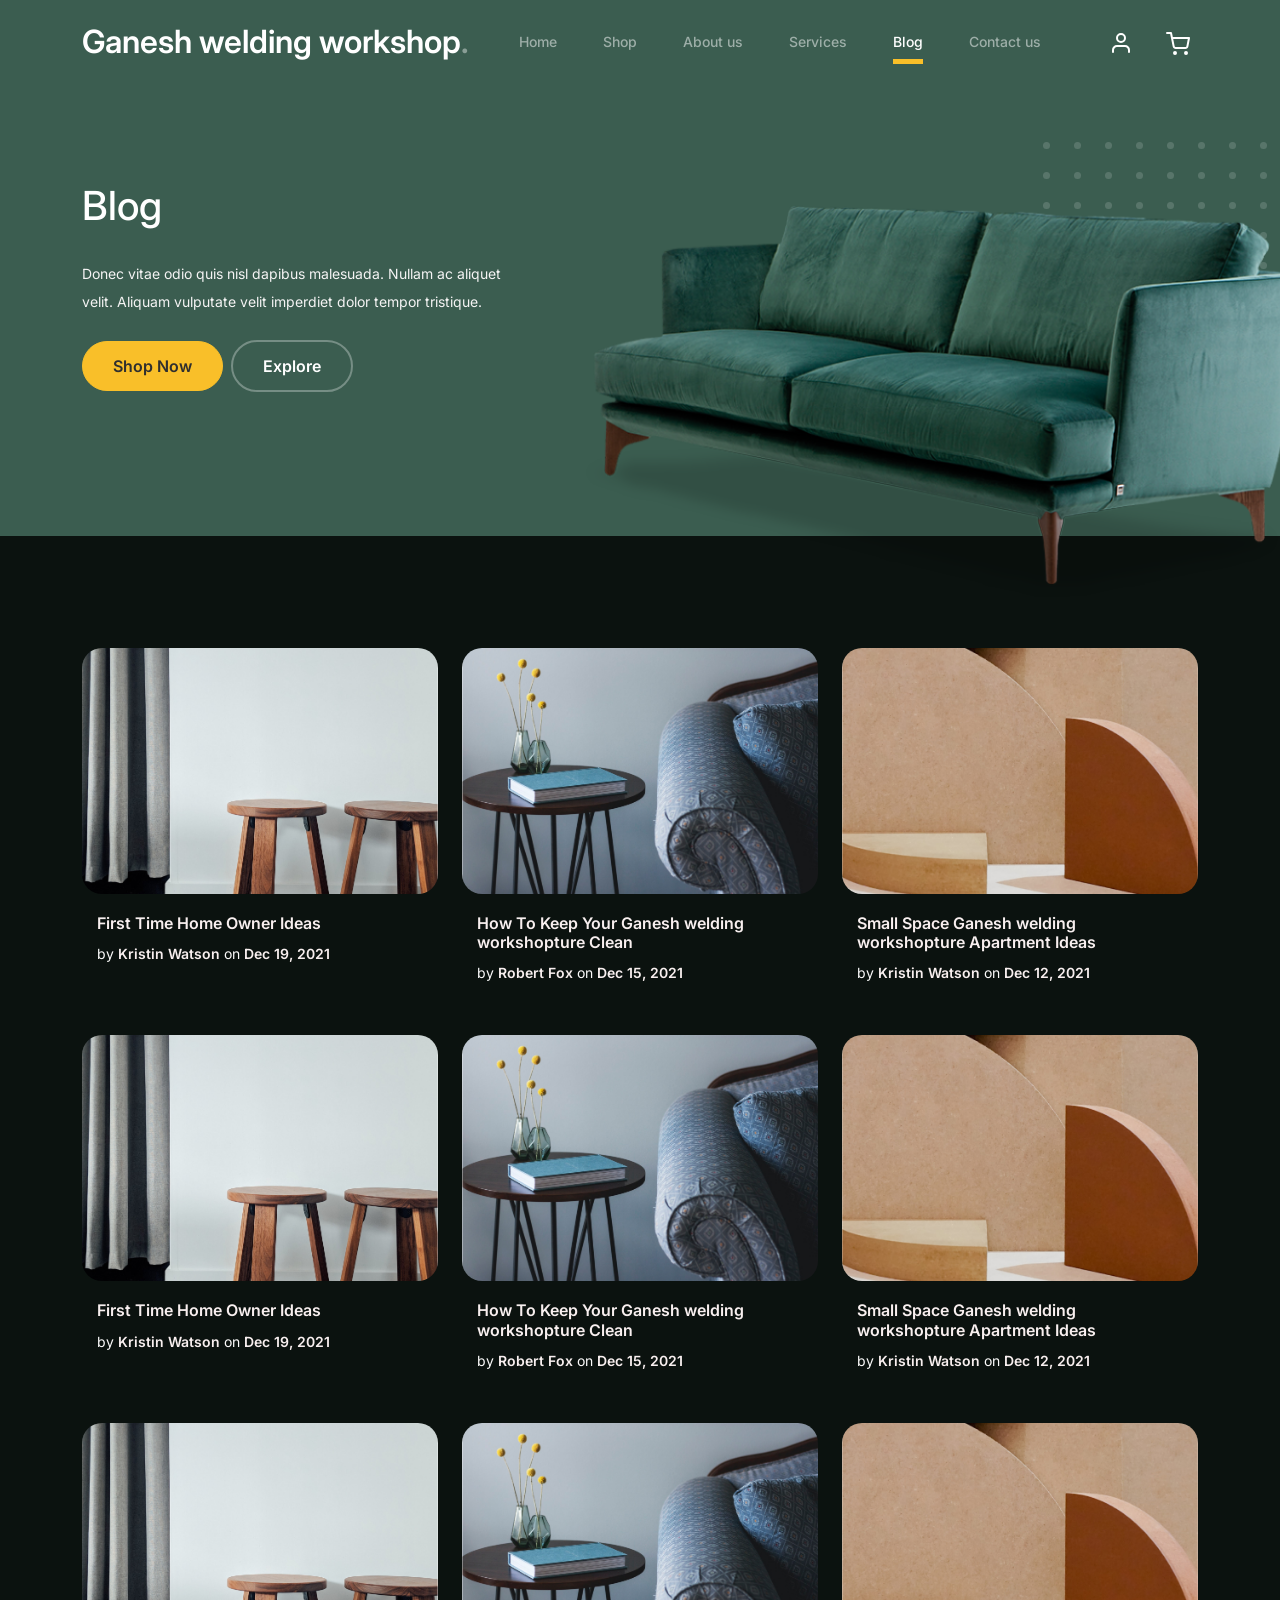
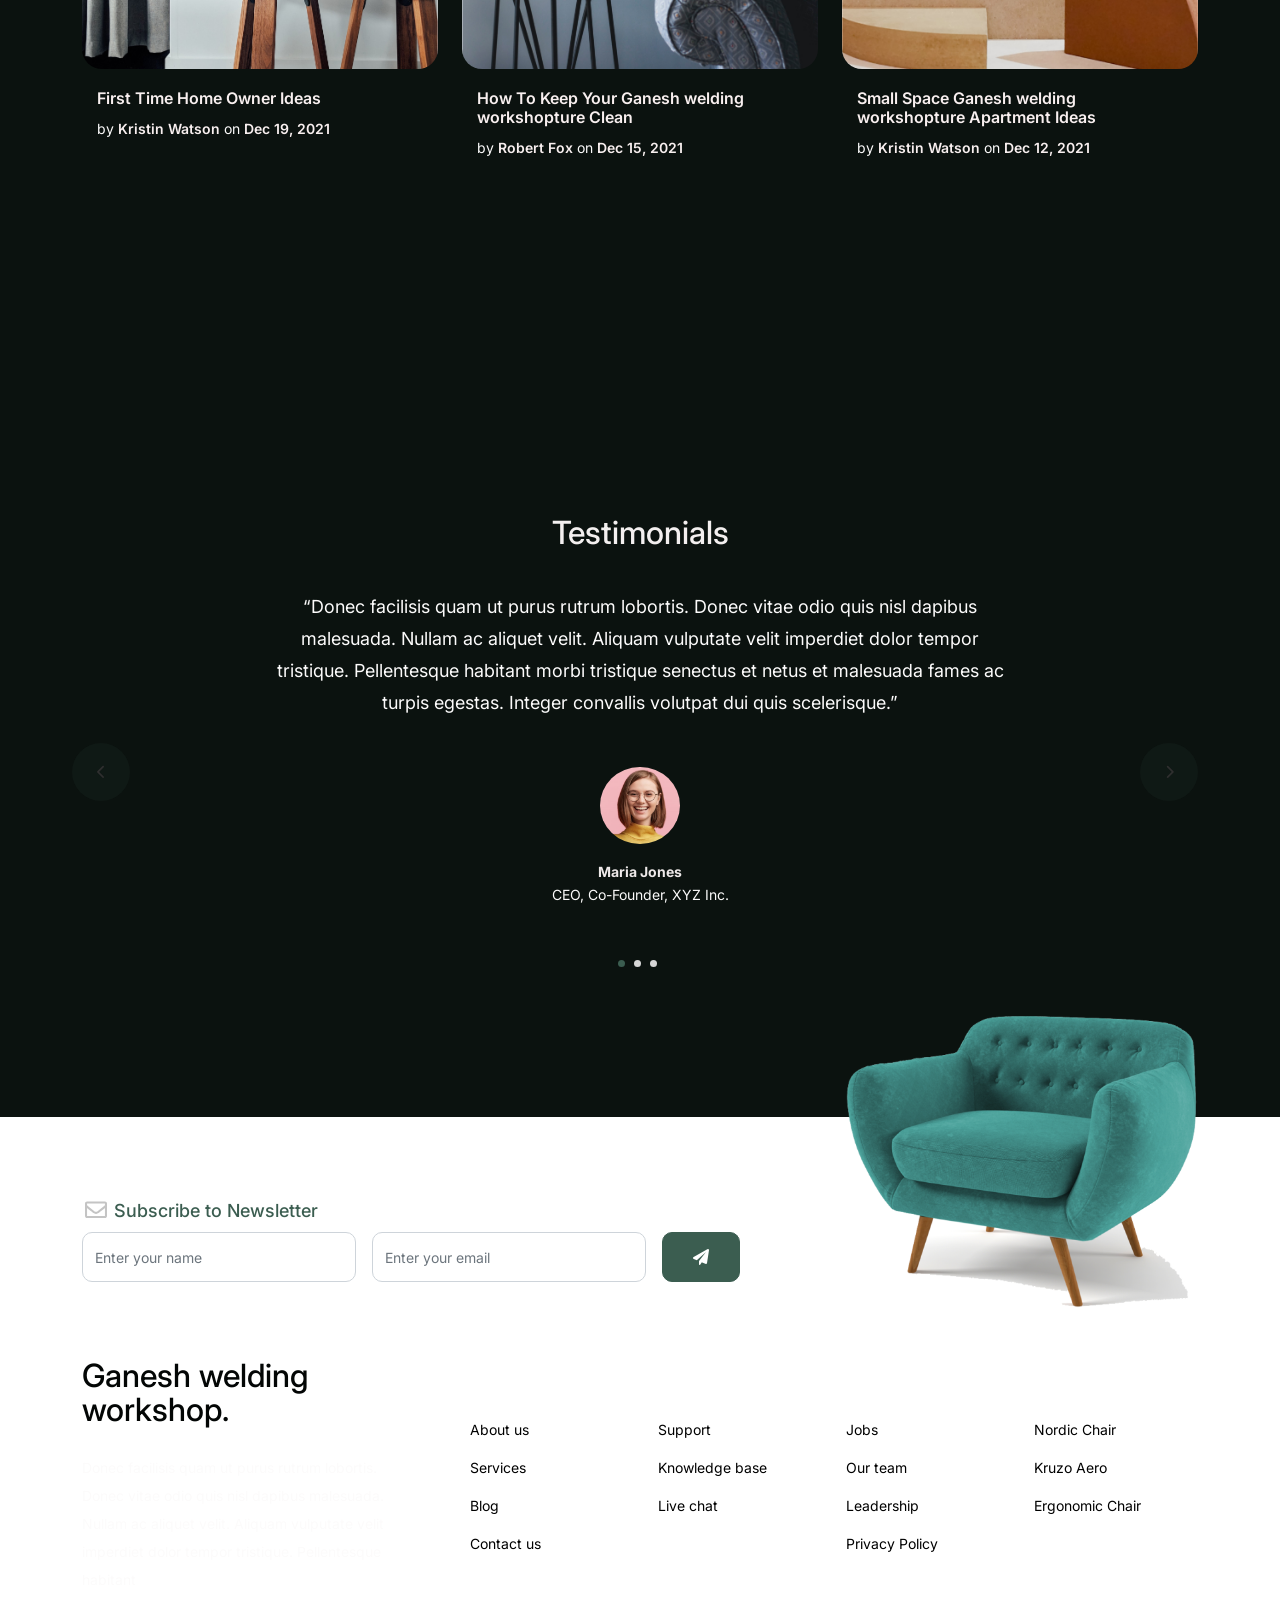
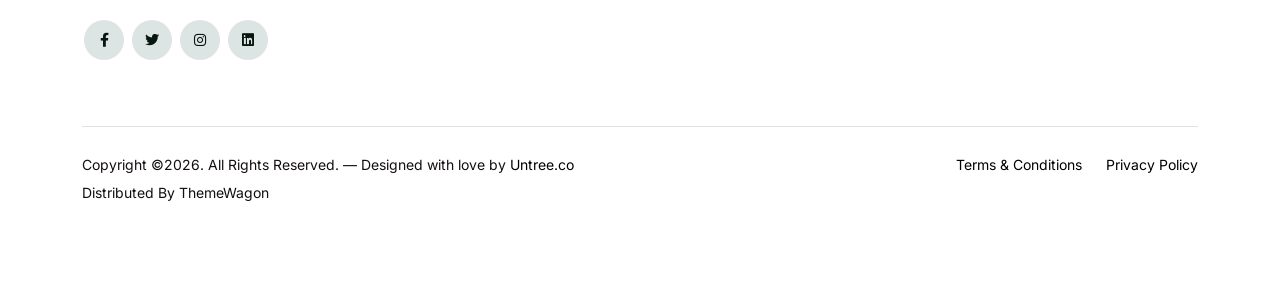
<file: blog.html>
<!-- /*
* Bootstrap 5
* Template Name: Ganesh welding workshop
* Template Author: Untree.co
* Template URI: https://untree.co/
* License: https://creativecommons.org/licenses/by/3.0/
*/ -->
<!doctype html>
<html lang="en">
<head>
  <meta charset="utf-8">
  <meta name="viewport" content="width=device-width, initial-scale=1, shrink-to-fit=no">
  <meta name="author" content="Untree.co">
  <link rel="shortcut icon" href="favicon.png">

  <meta name="description" content="" />
  <meta name="keywords" content="bootstrap, bootstrap4" />

		<!-- Bootstrap CSS -->
		<link href="css/bootstrap.min.css" rel="stylesheet">
		<link href="https://cdnjs.cloudflare.com/ajax/libs/font-awesome/6.0.0-beta3/css/all.min.css" rel="stylesheet">
		<link href="css/tiny-slider.css" rel="stylesheet">
		<link href="css/style.css" rel="stylesheet">
		<title>Ganesh welding workshop Free Bootstrap 5 Template for Ganesh welding workshopture and Interior Design Websites by Untree.co </title>
	</head>

	<body>

		<!-- Start Header/Navigation -->
		<nav class="custom-navbar navbar navbar navbar-expand-md navbar-dark bg-dark" arial-label="Ganesh welding workshop navigation bar">

			<div class="container">
				<a class="navbar-brand" href="index.html">Ganesh welding workshop<span>.</span></a>

				<button class="navbar-toggler" type="button" data-bs-toggle="collapse" data-bs-target="#navbarsGanesh welding workshop" aria-controls="navbarsGanesh welding workshop" aria-expanded="false" aria-label="Toggle navigation">
					<span class="navbar-toggler-icon"></span>
				</button>

				<div class="collapse navbar-collapse" id="navbarsGanesh welding workshop">
					<ul class="custom-navbar-nav navbar-nav ms-auto mb-2 mb-md-0">
						<li class="nav-item">
							<a class="nav-link" href="index.html">Home</a>
						</li>
						<li><a class="nav-link" href="shop.html">Shop</a></li>
						<li><a class="nav-link" href="about.html">About us</a></li>
						<li><a class="nav-link" href="services.html">Services</a></li>
						<li class="active"><a class="nav-link" href="blog.html">Blog</a></li>
						<li><a class="nav-link" href="contact.html">Contact us</a></li>
					</ul>

					<ul class="custom-navbar-cta navbar-nav mb-2 mb-md-0 ms-5">
						<li><a class="nav-link" href="#"><img src="images/user.svg"></a></li>
						<li><a class="nav-link" href="cart.html"><img src="images/cart.svg"></a></li>
					</ul>
				</div>
			</div>
				
		</nav>
		<!-- End Header/Navigation -->

		<!-- Start Hero Section -->
			<div class="hero">
				<div class="container">
					<div class="row justify-content-between">
						<div class="col-lg-5">
							<div class="intro-excerpt">
								<h1>Blog</h1>
								<p class="mb-4">Donec vitae odio quis nisl dapibus malesuada. Nullam ac aliquet velit. Aliquam vulputate velit imperdiet dolor tempor tristique.</p>
								<p><a href="" class="btn btn-secondary me-2">Shop Now</a><a href="#" class="btn btn-white-outline">Explore</a></p>
							</div>
						</div>
						<div class="col-lg-7">
							<div class="hero-img-wrap">
								<img src="images/couch.png" class="img-fluid">
							</div>
						</div>
					</div>
				</div>
			</div>
		<!-- End Hero Section -->

		

		<!-- Start Blog Section -->
		<div class="blog-section">
			<div class="container">
				
				<div class="row">

					<div class="col-12 col-sm-6 col-md-4 mb-5">
						<div class="post-entry">
							<a href="#" class="post-thumbnail"><img src="images/post-1.jpg" alt="Image" class="img-fluid"></a>
							<div class="post-content-entry">
								<h3><a href="#">First Time Home Owner Ideas</a></h3>
								<div class="meta">
									<span>by <a href="#">Kristin Watson</a></span> <span>on <a href="#">Dec 19, 2021</a></span>
								</div>
							</div>
						</div>
					</div>

					<div class="col-12 col-sm-6 col-md-4 mb-5">
						<div class="post-entry">
							<a href="#" class="post-thumbnail"><img src="images/post-2.jpg" alt="Image" class="img-fluid"></a>
							<div class="post-content-entry">
								<h3><a href="#">How To Keep Your Ganesh welding workshopture Clean</a></h3>
								<div class="meta">
									<span>by <a href="#">Robert Fox</a></span> <span>on <a href="#">Dec 15, 2021</a></span>
								</div>
							</div>
						</div>
					</div>

					<div class="col-12 col-sm-6 col-md-4 mb-5">
						<div class="post-entry">
							<a href="#" class="post-thumbnail"><img src="images/post-3.jpg" alt="Image" class="img-fluid"></a>
							<div class="post-content-entry">
								<h3><a href="#">Small Space Ganesh welding workshopture Apartment Ideas</a></h3>
								<div class="meta">
									<span>by <a href="#">Kristin Watson</a></span> <span>on <a href="#">Dec 12, 2021</a></span>
								</div>
							</div>
						</div>
					</div>

					<div class="col-12 col-sm-6 col-md-4 mb-5">
						<div class="post-entry">
							<a href="#" class="post-thumbnail"><img src="images/post-1.jpg" alt="Image" class="img-fluid"></a>
							<div class="post-content-entry">
								<h3><a href="#">First Time Home Owner Ideas</a></h3>
								<div class="meta">
									<span>by <a href="#">Kristin Watson</a></span> <span>on <a href="#">Dec 19, 2021</a></span>
								</div>
							</div>
						</div>
					</div>

					<div class="col-12 col-sm-6 col-md-4 mb-5">
						<div class="post-entry">
							<a href="#" class="post-thumbnail"><img src="images/post-2.jpg" alt="Image" class="img-fluid"></a>
							<div class="post-content-entry">
								<h3><a href="#">How To Keep Your Ganesh welding workshopture Clean</a></h3>
								<div class="meta">
									<span>by <a href="#">Robert Fox</a></span> <span>on <a href="#">Dec 15, 2021</a></span>
								</div>
							</div>
						</div>
					</div>

					<div class="col-12 col-sm-6 col-md-4 mb-5">
						<div class="post-entry">
							<a href="#" class="post-thumbnail"><img src="images/post-3.jpg" alt="Image" class="img-fluid"></a>
							<div class="post-content-entry">
								<h3><a href="#">Small Space Ganesh welding workshopture Apartment Ideas</a></h3>
								<div class="meta">
									<span>by <a href="#">Kristin Watson</a></span> <span>on <a href="#">Dec 12, 2021</a></span>
								</div>
							</div>
						</div>
					</div>

					<div class="col-12 col-sm-6 col-md-4 mb-5">
						<div class="post-entry">
							<a href="#" class="post-thumbnail"><img src="images/post-1.jpg" alt="Image" class="img-fluid"></a>
							<div class="post-content-entry">
								<h3><a href="#">First Time Home Owner Ideas</a></h3>
								<div class="meta">
									<span>by <a href="#">Kristin Watson</a></span> <span>on <a href="#">Dec 19, 2021</a></span>
								</div>
							</div>
						</div>
					</div>

					<div class="col-12 col-sm-6 col-md-4 mb-5">
						<div class="post-entry">
							<a href="#" class="post-thumbnail"><img src="images/post-2.jpg" alt="Image" class="img-fluid"></a>
							<div class="post-content-entry">
								<h3><a href="#">How To Keep Your Ganesh welding workshopture Clean</a></h3>
								<div class="meta">
									<span>by <a href="#">Robert Fox</a></span> <span>on <a href="#">Dec 15, 2021</a></span>
								</div>
							</div>
						</div>
					</div>

					<div class="col-12 col-sm-6 col-md-4 mb-5">
						<div class="post-entry">
							<a href="#" class="post-thumbnail"><img src="images/post-3.jpg" alt="Image" class="img-fluid"></a>
							<div class="post-content-entry">
								<h3><a href="#">Small Space Ganesh welding workshopture Apartment Ideas</a></h3>
								<div class="meta">
									<span>by <a href="#">Kristin Watson</a></span> <span>on <a href="#">Dec 12, 2021</a></span>
								</div>
							</div>
						</div>
					</div>

				</div>
			</div>
		</div>
		<!-- End Blog Section -->	

		

		<!-- Start Testimonial Slider -->
		<div class="testimonial-section before-footer-section">
			<div class="container">
				<div class="row">
					<div class="col-lg-7 mx-auto text-center">
						<h2 class="section-title">Testimonials</h2>
					</div>
				</div>

				<div class="row justify-content-center">
					<div class="col-lg-12">
						<div class="testimonial-slider-wrap text-center">

							<div id="testimonial-nav">
								<span class="prev" data-controls="prev"><span class="fa fa-chevron-left"></span></span>
								<span class="next" data-controls="next"><span class="fa fa-chevron-right"></span></span>
							</div>

							<div class="testimonial-slider">
								
								<div class="item">
									<div class="row justify-content-center">
										<div class="col-lg-8 mx-auto">

											<div class="testimonial-block text-center">
												<blockquote class="mb-5">
													<p>&ldquo;Donec facilisis quam ut purus rutrum lobortis. Donec vitae odio quis nisl dapibus malesuada. Nullam ac aliquet velit. Aliquam vulputate velit imperdiet dolor tempor tristique. Pellentesque habitant morbi tristique senectus et netus et malesuada fames ac turpis egestas. Integer convallis volutpat dui quis scelerisque.&rdquo;</p>
												</blockquote>

												<div class="author-info">
													<div class="author-pic">
														<img src="images/person-1.png" alt="Maria Jones" class="img-fluid">
													</div>
													<h3 class="font-weight-bold">Maria Jones</h3>
													<span class="position d-block mb-3">CEO, Co-Founder, XYZ Inc.</span>
												</div>
											</div>

										</div>
									</div>
								</div> 
								<!-- END item -->

								<div class="item">
									<div class="row justify-content-center">
										<div class="col-lg-8 mx-auto">

											<div class="testimonial-block text-center">
												<blockquote class="mb-5">
													<p>&ldquo;Donec facilisis quam ut purus rutrum lobortis. Donec vitae odio quis nisl dapibus malesuada. Nullam ac aliquet velit. Aliquam vulputate velit imperdiet dolor tempor tristique. Pellentesque habitant morbi tristique senectus et netus et malesuada fames ac turpis egestas. Integer convallis volutpat dui quis scelerisque.&rdquo;</p>
												</blockquote>

												<div class="author-info">
													<div class="author-pic">
														<img src="images/person-1.png" alt="Maria Jones" class="img-fluid">
													</div>
													<h3 class="font-weight-bold">Maria Jones</h3>
													<span class="position d-block mb-3">CEO, Co-Founder, XYZ Inc.</span>
												</div>
											</div>

										</div>
									</div>
								</div> 
								<!-- END item -->

								<div class="item">
									<div class="row justify-content-center">
										<div class="col-lg-8 mx-auto">

											<div class="testimonial-block text-center">
												<blockquote class="mb-5">
													<p>&ldquo;Donec facilisis quam ut purus rutrum lobortis. Donec vitae odio quis nisl dapibus malesuada. Nullam ac aliquet velit. Aliquam vulputate velit imperdiet dolor tempor tristique. Pellentesque habitant morbi tristique senectus et netus et malesuada fames ac turpis egestas. Integer convallis volutpat dui quis scelerisque.&rdquo;</p>
												</blockquote>

												<div class="author-info">
													<div class="author-pic">
														<img src="images/person-1.png" alt="Maria Jones" class="img-fluid">
													</div>
													<h3 class="font-weight-bold">Maria Jones</h3>
													<span class="position d-block mb-3">CEO, Co-Founder, XYZ Inc.</span>
												</div>
											</div>

										</div>
									</div>
								</div> 
								<!-- END item -->

							</div>

						</div>
					</div>
				</div>
			</div>
		</div>
		<!-- End Testimonial Slider -->

		

		<!-- Start Footer Section -->
		<footer class="footer-section">
			<div class="container relative">

				<div class="sofa-img">
					<img src="images/sofa.png" alt="Image" class="img-fluid">
				</div>

				<div class="row">
					<div class="col-lg-8">
						<div class="subscription-form">
							<h3 class="d-flex align-items-center"><span class="me-1"><img src="images/envelope-outline.svg" alt="Image" class="img-fluid"></span><span>Subscribe to Newsletter</span></h3>

							<form action="#" class="row g-3">
								<div class="col-auto">
									<input type="text" class="form-control" placeholder="Enter your name">
								</div>
								<div class="col-auto">
									<input type="email" class="form-control" placeholder="Enter your email">
								</div>
								<div class="col-auto">
									<button class="btn btn-primary">
										<span class="fa fa-paper-plane"></span>
									</button>
								</div>
							</form>

						</div>
					</div>
				</div>

				<div class="row g-5 mb-5">
					<div class="col-lg-4">
						<div class="mb-4 footer-logo-wrap"><a href="#" class="footer-logo">Ganesh welding workshop<span>.</span></a></div>
						<p class="mb-4">Donec facilisis quam ut purus rutrum lobortis. Donec vitae odio quis nisl dapibus malesuada. Nullam ac aliquet velit. Aliquam vulputate velit imperdiet dolor tempor tristique. Pellentesque habitant</p>

						<ul class="list-unstyled custom-social">
							<li><a href="#"><span class="fa fa-brands fa-facebook-f"></span></a></li>
							<li><a href="#"><span class="fa fa-brands fa-twitter"></span></a></li>
							<li><a href="#"><span class="fa fa-brands fa-instagram"></span></a></li>
							<li><a href="#"><span class="fa fa-brands fa-linkedin"></span></a></li>
						</ul>
					</div>

					<div class="col-lg-8">
						<div class="row links-wrap">
							<div class="col-6 col-sm-6 col-md-3">
								<ul class="list-unstyled">
									<li><a href="#">About us</a></li>
									<li><a href="#">Services</a></li>
									<li><a href="#">Blog</a></li>
									<li><a href="#">Contact us</a></li>
								</ul>
							</div>

							<div class="col-6 col-sm-6 col-md-3">
								<ul class="list-unstyled">
									<li><a href="#">Support</a></li>
									<li><a href="#">Knowledge base</a></li>
									<li><a href="#">Live chat</a></li>
								</ul>
							</div>

							<div class="col-6 col-sm-6 col-md-3">
								<ul class="list-unstyled">
									<li><a href="#">Jobs</a></li>
									<li><a href="#">Our team</a></li>
									<li><a href="#">Leadership</a></li>
									<li><a href="#">Privacy Policy</a></li>
								</ul>
							</div>

							<div class="col-6 col-sm-6 col-md-3">
								<ul class="list-unstyled">
									<li><a href="#">Nordic Chair</a></li>
									<li><a href="#">Kruzo Aero</a></li>
									<li><a href="#">Ergonomic Chair</a></li>
								</ul>
							</div>
						</div>
					</div>

				</div>

				<div class="border-top copyright">
					<div class="row pt-4">
						<div class="col-lg-6">
							<p class="mb-2 text-center text-lg-start">Copyright &copy;<script>document.write(new Date().getFullYear());</script>. All Rights Reserved. &mdash; Designed with love by <a href="https://untree.co">Untree.co</a> Distributed By <a hreff="https://themewagon.com">ThemeWagon</a>  <!-- License information: https://untree.co/license/ -->
            </p>
						</div>

						<div class="col-lg-6 text-center text-lg-end">
							<ul class="list-unstyled d-inline-flex ms-auto">
								<li class="me-4"><a href="#">Terms &amp; Conditions</a></li>
								<li><a href="#">Privacy Policy</a></li>
							</ul>
						</div>

					</div>
				</div>

			</div>
		</footer>
		<!-- End Footer Section -->	


		<script src="js/bootstrap.bundle.min.js"></script>
		<script src="js/tiny-slider.js"></script>
		<script src="js/custom.js"></script>
	</body>

</html>
</file>
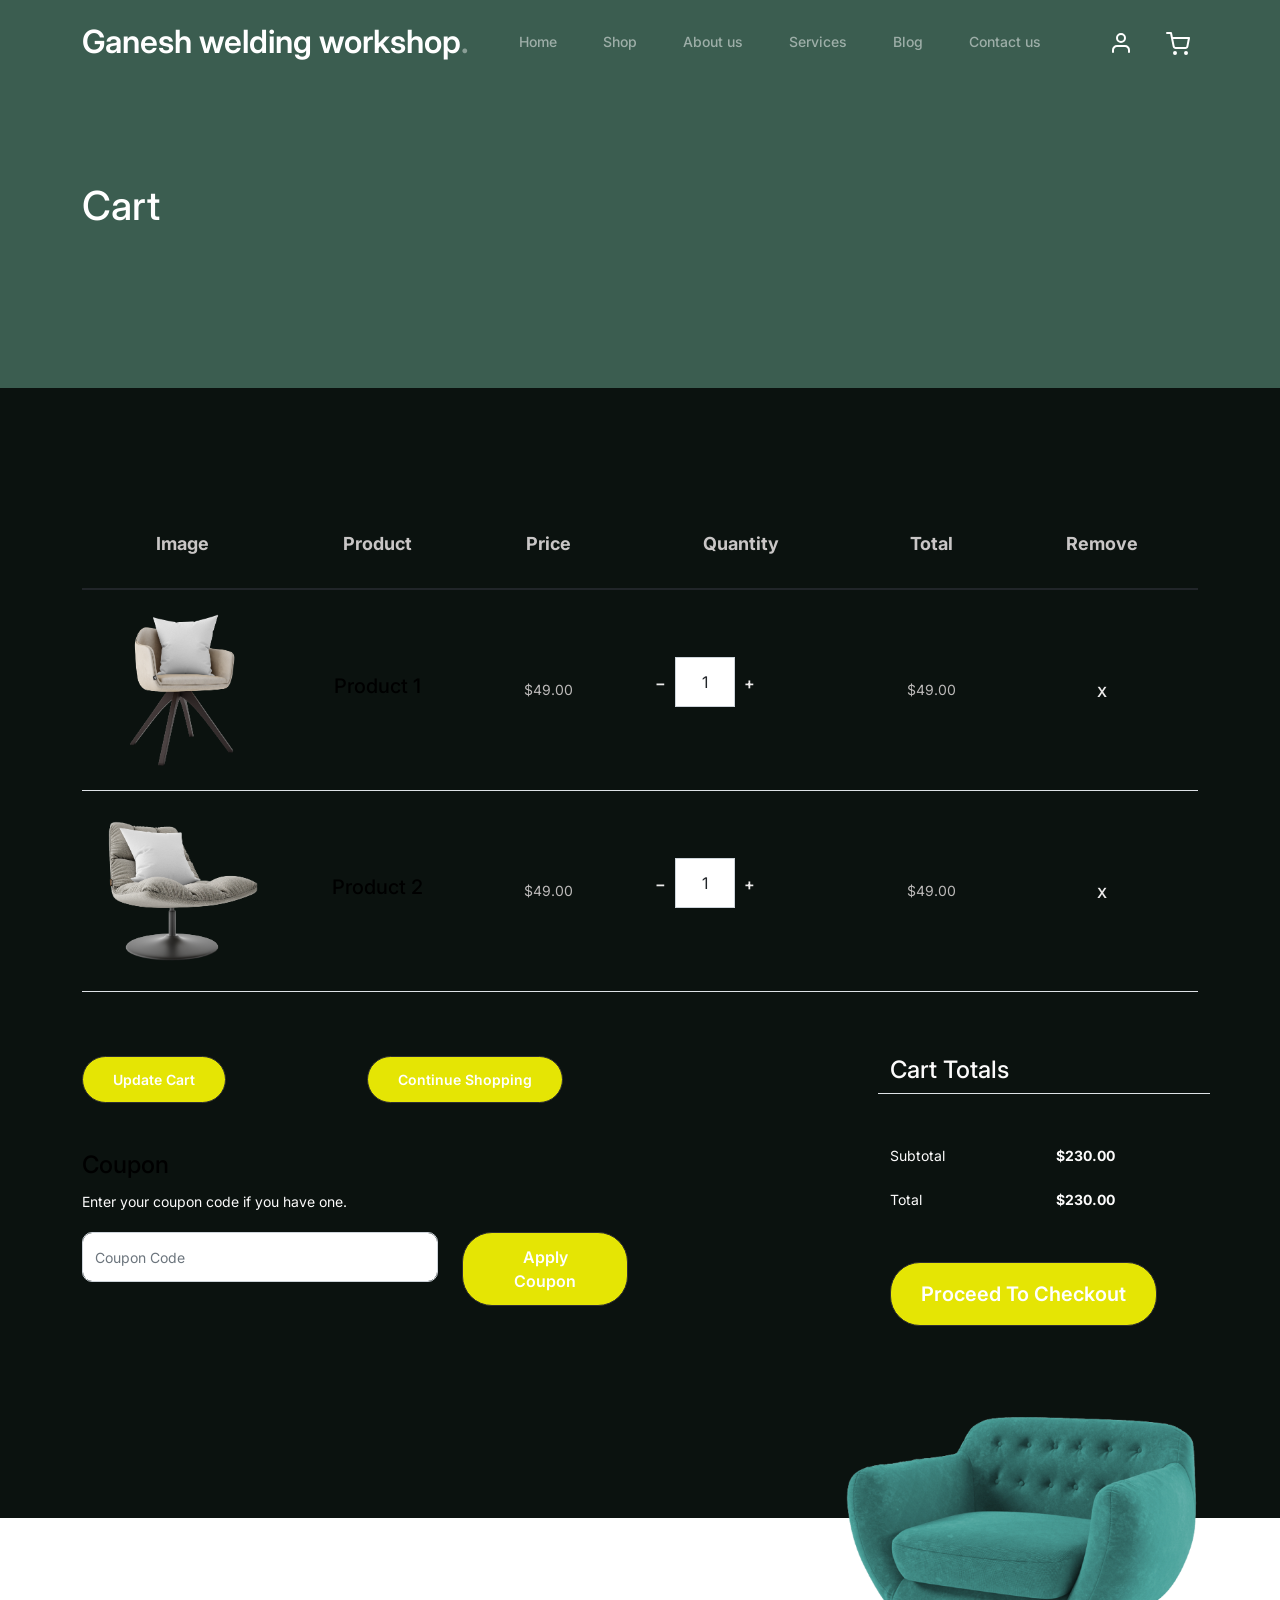
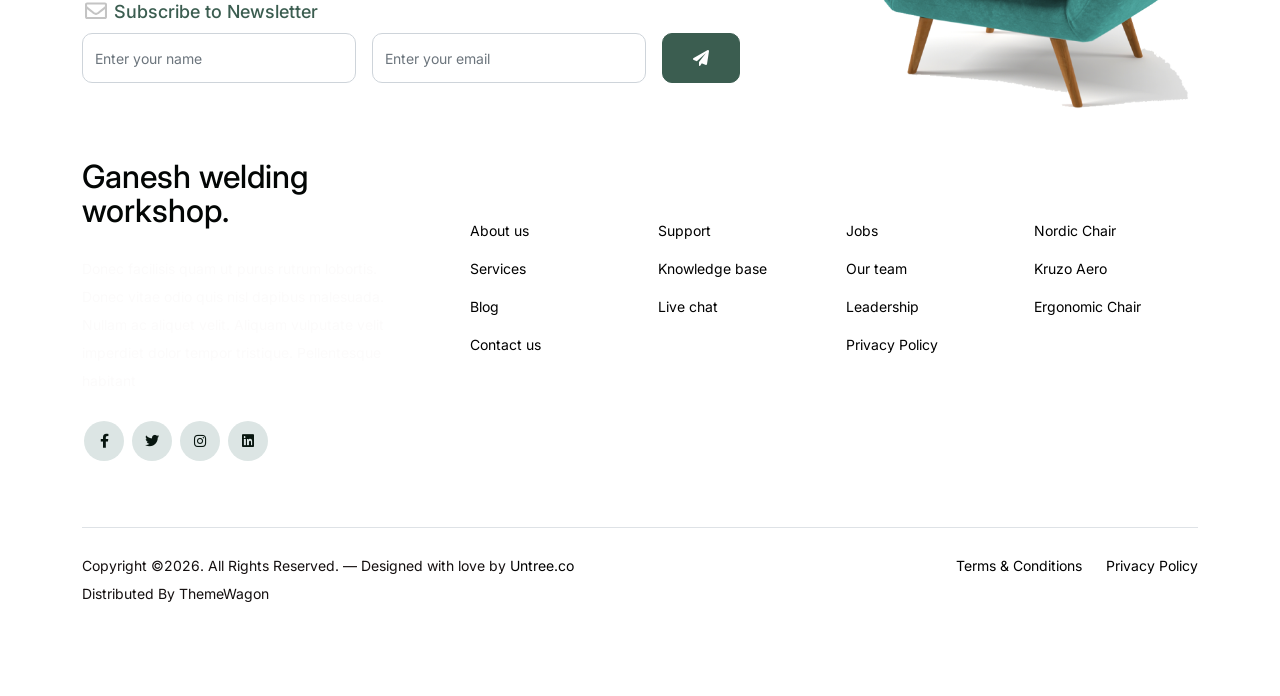
<file: cart.html>
<!doctype html>
<html lang="en">
<head>
  <meta charset="utf-8">
  <meta name="viewport" content="width=device-width, initial-scale=1, shrink-to-fit=no">
  <meta name="author" content="Untree.co">
  <link rel="shortcut icon" href="favicon.png">

  <meta name="description" content="" />
  <meta name="keywords" content="bootstrap, bootstrap4" />

		<!-- Bootstrap CSS -->
		<link href="css/bootstrap.min.css" rel="stylesheet">
		<link href="https://cdnjs.cloudflare.com/ajax/libs/font-awesome/6.0.0-beta3/css/all.min.css" rel="stylesheet">
		<link href="css/tiny-slider.css" rel="stylesheet">
		<link href="css/style.css" rel="stylesheet">
		<title>Ganesh welding workshop </title>
	</head>

	<body>

		<!-- Start Header/Navigation -->
		<nav class="custom-navbar navbar navbar navbar-expand-md navbar-dark bg-dark" arial-label="Ganesh welding workshop navigation bar">

			<div class="container">
				<a class="navbar-brand" href="index.html">Ganesh welding workshop<span>.</span></a>

				<button class="navbar-toggler" type="button" data-bs-toggle="collapse" data-bs-target="#navbarsGanesh welding workshop" aria-controls="navbarsGanesh welding workshop" aria-expanded="false" aria-label="Toggle navigation">
					<span class="navbar-toggler-icon"></span>
				</button>

				<div class="collapse navbar-collapse" id="navbarsGanesh welding workshop">
					<ul class="custom-navbar-nav navbar-nav ms-auto mb-2 mb-md-0">
						<li class="nav-item ">
							<a class="nav-link" href="index.html">Home</a>
						</li>
						<li><a class="nav-link" href="shop.html">Shop</a></li>
						<li><a class="nav-link" href="about.html">About us</a></li>
						<li><a class="nav-link" href="services.html">Services</a></li>
						<li><a class="nav-link" href="blog.html">Blog</a></li>
						<li><a class="nav-link" href="contact.html">Contact us</a></li>
					</ul>

					<ul class="custom-navbar-cta navbar-nav mb-2 mb-md-0 ms-5">
						<li><a class="nav-link" href="#"><img src="images/user.svg"></a></li>
						<li><a class="nav-link" href="cart.html"><img src="images/cart.svg"></a></li>
					</ul>
				</div>
			</div>
				
		</nav>
		<!-- End Header/Navigation -->

		<!-- Start Hero Section -->
			<div class="hero">
				<div class="container">
					<div class="row justify-content-between">
						<div class="col-lg-5">
							<div class="intro-excerpt">
								<h1>Cart</h1>
							</div>
						</div>
						<div class="col-lg-7">
							
						</div>
					</div>
				</div>
			</div>
		<!-- End Hero Section -->

		

		<div class="untree_co-section before-footer-section">
            <div class="container">
              <div class="row mb-5">
                <form class="col-md-12" method="post">
                  <div class="site-blocks-table">
                    <table class="table">
                      <thead>
                        <tr>
                          <th class="product-thumbnail">Image</th>
                          <th class="product-name">Product</th>
                          <th class="product-price">Price</th>
                          <th class="product-quantity">Quantity</th>
                          <th class="product-total">Total</th>
                          <th class="product-remove">Remove</th>
                        </tr>
                      </thead>
                      <tbody>
                        <tr>
                          <td class="product-thumbnail">
                            <img src="images/product-1.png" alt="Image" class="img-fluid">
                          </td>
                          <td class="product-name">
                            <h2 class="h5 text-black">Product 1</h2>
                          </td>
                          <td>$49.00</td>
                          <td>
                            <div class="input-group mb-3 d-flex align-items-center quantity-container" style="max-width: 120px;">
                              <div class="input-group-prepend">
                                <button class="btn btn-outline-black decrease" type="button">&minus;</button>
                              </div>
                              <input type="text" class="form-control text-center quantity-amount" value="1" placeholder="" aria-label="Example text with button addon" aria-describedby="button-addon1">
                              <div class="input-group-append">
                                <button class="btn btn-outline-black increase" type="button">&plus;</button>
                              </div>
                            </div>
        
                          </td>
                          <td>$49.00</td>
                          <td><a href="#" class="btn btn-black btn-sm">X</a></td>
                        </tr>
        
                        <tr>
                          <td class="product-thumbnail">
                            <img src="images/product-2.png" alt="Image" class="img-fluid">
                          </td>
                          <td class="product-name">
                            <h2 class="h5 text-black">Product 2</h2>
                          </td>
                          <td>$49.00</td>
                          <td>
                            <div class="input-group mb-3 d-flex align-items-center quantity-container" style="max-width: 120px;">
                              <div class="input-group-prepend">
                                <button class="btn btn-outline-black decrease" type="button">&minus;</button>
                              </div>
                              <input type="text" class="form-control text-center quantity-amount" value="1" placeholder="" aria-label="Example text with button addon" aria-describedby="button-addon1">
                              <div class="input-group-append">
                                <button class="btn btn-outline-black increase" type="button">&plus;</button>
                              </div>
                            </div>
        
                          </td>
                          <td>$49.00</td>
                          <td><a href="#" class="btn btn-black btn-sm">X</a></td>
                        </tr>
                      </tbody>
                    </table>
                  </div>
                </form>
              </div>
        
              <div class="row">
                <div class="col-md-6">
                  <div class="row mb-5">
                    <div class="col-md-6 mb-3 mb-md-0">
                      <button class="btn btn-black btn-sm btn-block">Update Cart</button>
                    </div>
                    <div class="col-md-6">
                      <button class="btn btn-outline-black btn-sm btn-block">Continue Shopping</button>
                    </div>
                  </div>
                  <div class="row">
                    <div class="col-md-12">
                      <label class="text-black h4" for="coupon">Coupon</label>
                      <p>Enter your coupon code if you have one.</p>
                    </div>
                    <div class="col-md-8 mb-3 mb-md-0">
                      <input type="text" class="form-control py-3" id="coupon" placeholder="Coupon Code">
                    </div>
                    <div class="col-md-4">
                      <button class="btn btn-black">Apply Coupon</button>
                    </div>
                  </div>
                </div>
                <div class="col-md-6 pl-5">
                  <div class="row justify-content-end">
                    <div class="col-md-7">
                      <div class="row">
                        <div class="col-md-12 text-right border-bottom mb-5">
                          <h4 >Cart Totals</h4>
                        </div>
                      </div>
                      <div class="row mb-3">
                        <div class="col-md-6">
                          <span class="">Subtotal</span>
                        </div>
                        <div class="col-md-6 text-right">
                          <strong class="">$230.00</strong>
                        </div>
                      </div>
                      <div class="row mb-5">
                        <div class="col-md-6">
                          <span class="">Total</span>
                        </div>
                        <div class="col-md-6 text-right">
                          <strong class="">$230.00</strong>
                        </div>
                      </div>
        
                      <div class="row">
                        <div class="col-md-12">
                          <button class="btn btn-black btn-lg py-3 btn-block" onclick="window.location='checkout.html'">Proceed To Checkout</button>
                        </div>
                      </div>
                    </div>
                  </div>
                </div>
              </div>
            </div>
          </div>
		

		<!-- Start Footer Section -->
		<footer class="footer-section">
			<div class="container relative">

				<div class="sofa-img">
					<img src="images/sofa.png" alt="Image" class="img-fluid">
				</div>

				<div class="row">
					<div class="col-lg-8">
						<div class="subscription-form">
							<h3 class="d-flex align-items-center"><span class="me-1"><img src="images/envelope-outline.svg" alt="Image" class="img-fluid"></span><span>Subscribe to Newsletter</span></h3>

							<form action="#" class="row g-3">
								<div class="col-auto">
									<input type="text" class="form-control" placeholder="Enter your name">
								</div>
								<div class="col-auto">
									<input type="email" class="form-control" placeholder="Enter your email">
								</div>
								<div class="col-auto">
									<button class="btn btn-primary">
										<span class="fa fa-paper-plane"></span>
									</button>
								</div>
							</form>

						</div>
					</div>
				</div>

				<div class="row g-5 mb-5">
					<div class="col-lg-4">
						<div class="mb-4 footer-logo-wrap"><a href="#" class="footer-logo">Ganesh welding workshop<span>.</span></a></div>
						<p class="mb-4">Donec facilisis quam ut purus rutrum lobortis. Donec vitae odio quis nisl dapibus malesuada. Nullam ac aliquet velit. Aliquam vulputate velit imperdiet dolor tempor tristique. Pellentesque habitant</p>

						<ul class="list-unstyled custom-social">
							<li><a href="#"><span class="fa fa-brands fa-facebook-f"></span></a></li>
							<li><a href="#"><span class="fa fa-brands fa-twitter"></span></a></li>
							<li><a href="#"><span class="fa fa-brands fa-instagram"></span></a></li>
							<li><a href="#"><span class="fa fa-brands fa-linkedin"></span></a></li>
						</ul>
					</div>

					<div class="col-lg-8">
						<div class="row links-wrap">
							<div class="col-6 col-sm-6 col-md-3">
								<ul class="list-unstyled">
									<li><a href="#">About us</a></li>
									<li><a href="#">Services</a></li>
									<li><a href="#">Blog</a></li>
									<li><a href="#">Contact us</a></li>
								</ul>
							</div>

							<div class="col-6 col-sm-6 col-md-3">
								<ul class="list-unstyled">
									<li><a href="#">Support</a></li>
									<li><a href="#">Knowledge base</a></li>
									<li><a href="#">Live chat</a></li>
								</ul>
							</div>

							<div class="col-6 col-sm-6 col-md-3">
								<ul class="list-unstyled">
									<li><a href="#">Jobs</a></li>
									<li><a href="#">Our team</a></li>
									<li><a href="#">Leadership</a></li>
									<li><a href="#">Privacy Policy</a></li>
								</ul>
							</div>

							<div class="col-6 col-sm-6 col-md-3">
								<ul class="list-unstyled">
									<li><a href="#">Nordic Chair</a></li>
									<li><a href="#">Kruzo Aero</a></li>
									<li><a href="#">Ergonomic Chair</a></li>
								</ul>
							</div>
						</div>
					</div>

				</div>

				<div class="border-top copyright">
					<div class="row pt-4">
						<div class="col-lg-6">
							<p class="mb-2 text-center text-lg-start">Copyright &copy;<script>document.write(new Date().getFullYear());</script>. All Rights Reserved. &mdash; Designed with love by <a href="https://untree.co">Untree.co</a> Distributed By <a hreff="https://themewagon.com">ThemeWagon</a>  <!-- License information: https://untree.co/license/ -->
            </p>
						</div>

						<div class="col-lg-6 text-center text-lg-end">
							<ul class="list-unstyled d-inline-flex ms-auto">
								<li class="me-4"><a href="#">Terms &amp; Conditions</a></li>
								<li><a href="#">Privacy Policy</a></li>
							</ul>
						</div>

					</div>
				</div>

			</div>
		</footer>
		<!-- End Footer Section -->	


		<script src="js/bootstrap.bundle.min.js"></script>
		<script src="js/tiny-slider.js"></script>
		<script src="js/custom.js"></script>
	</body>

</html>
</file>
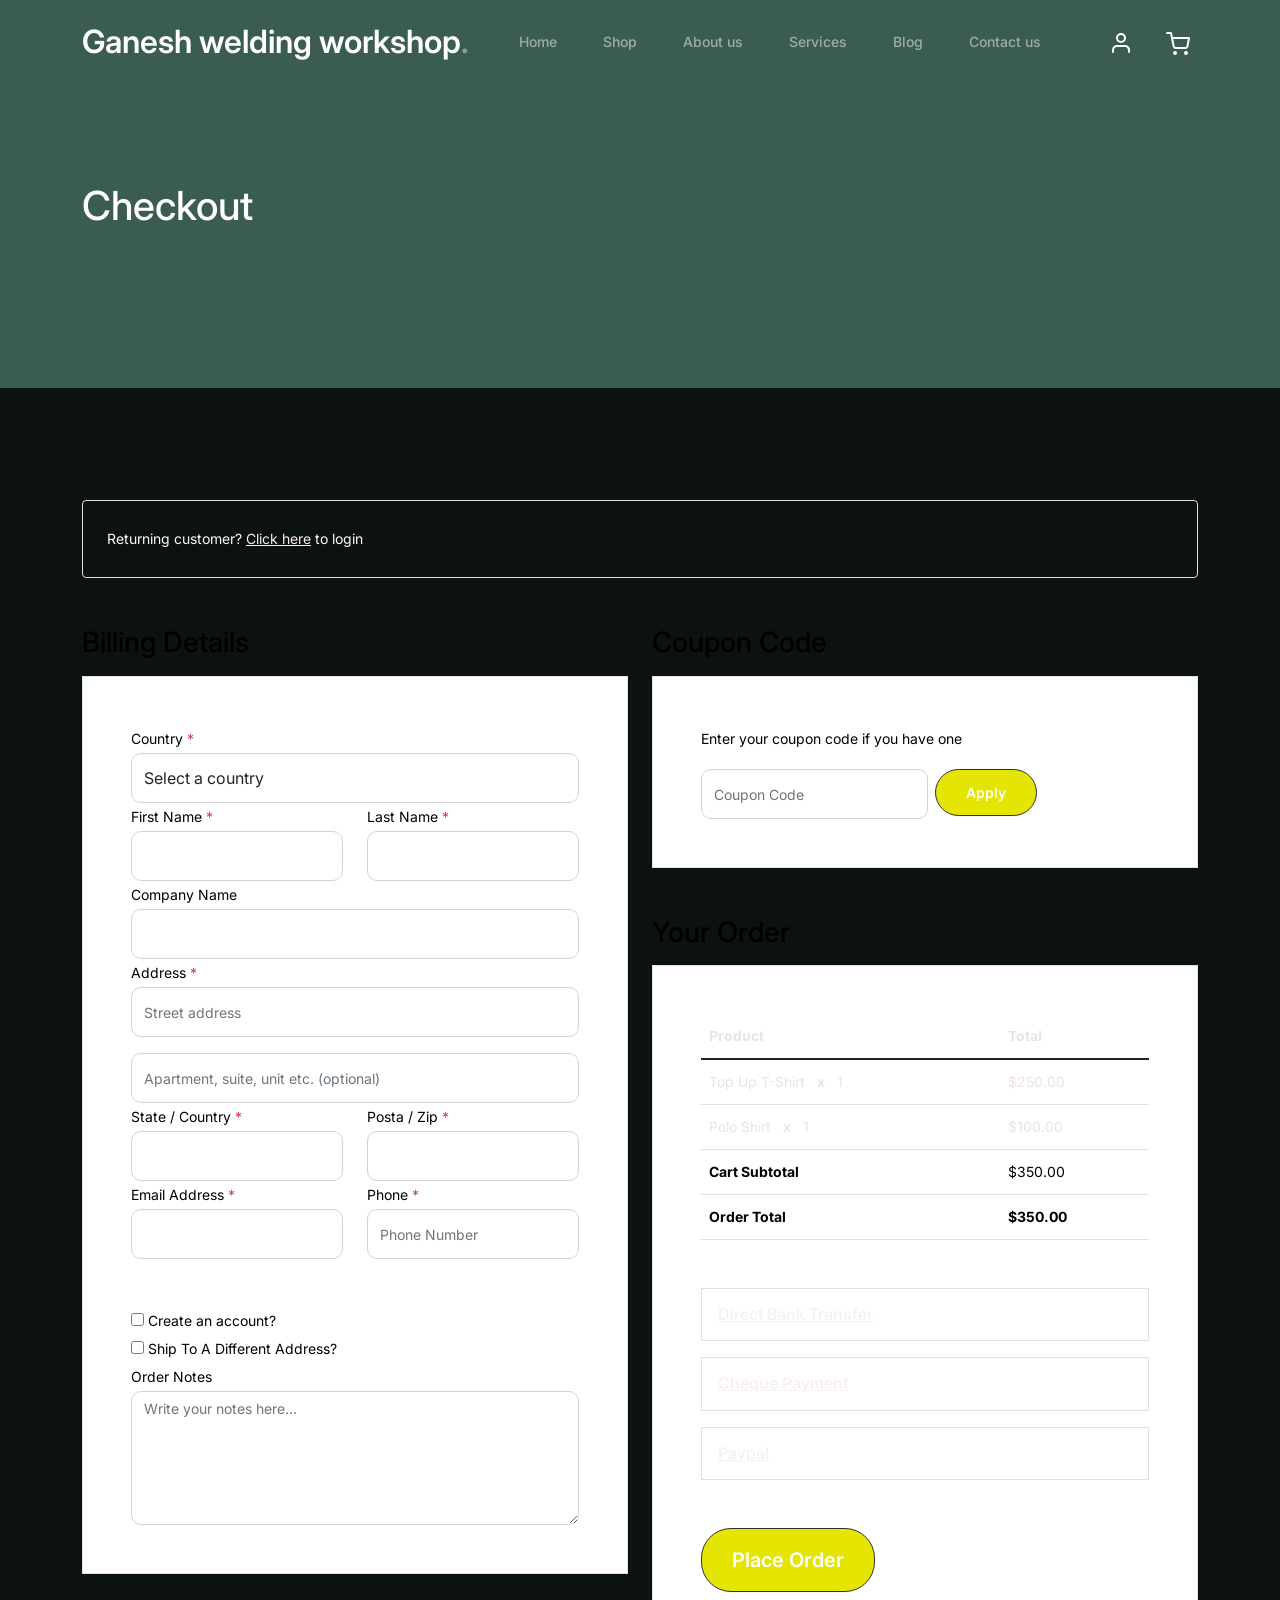
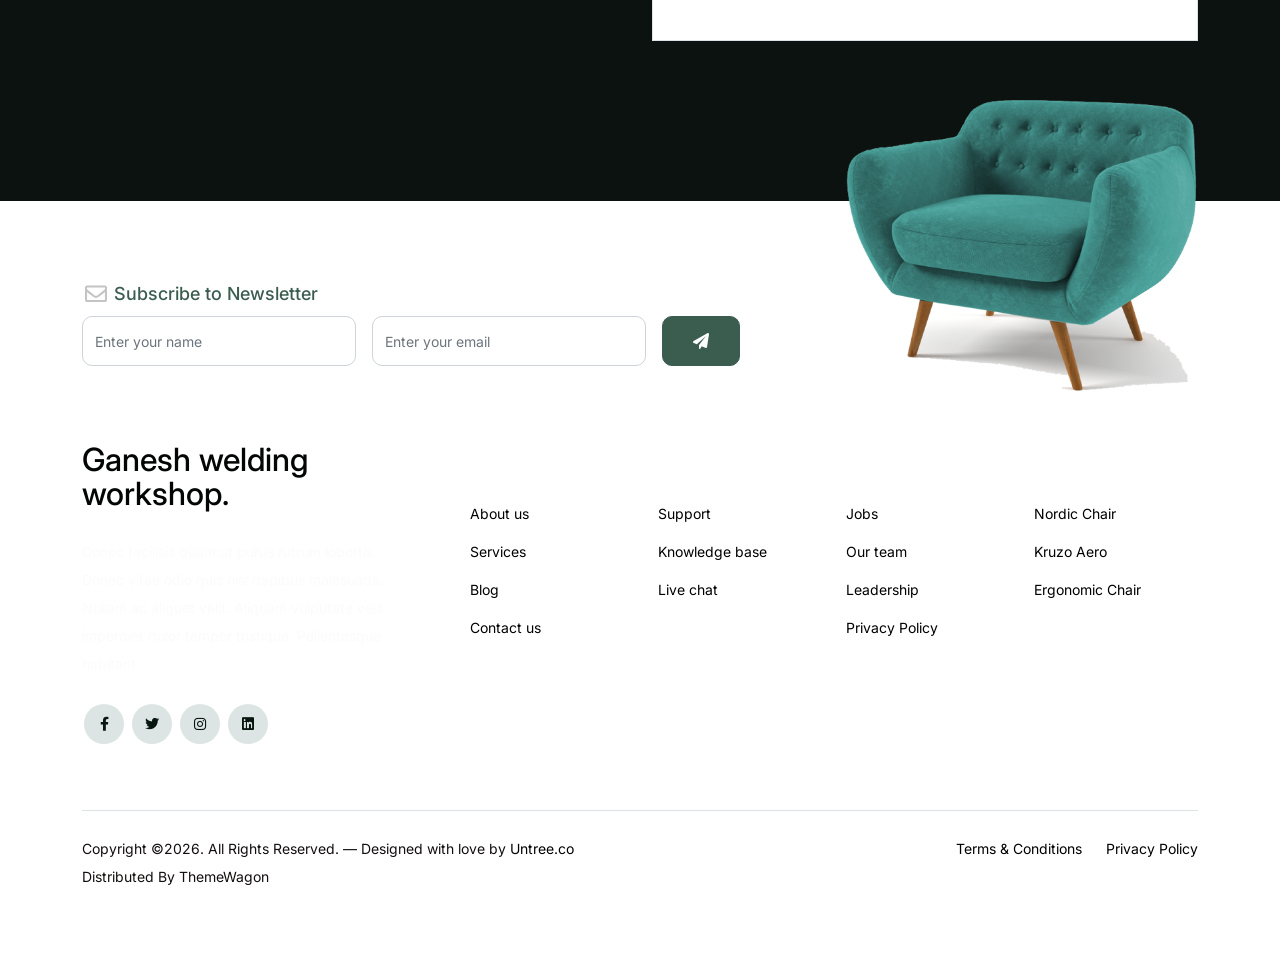
<file: checkout.html>
<!-- /*
* Bootstrap 5
* Template Name: Ganesh welding workshop
* Template Author: Untree.co
* Template URI: https://untree.co/
* License: https://creativecommons.org/licenses/by/3.0/
*/ -->
<!doctype html>
<html lang="en">
<head>
  <meta charset="utf-8">
  <meta name="viewport" content="width=device-width, initial-scale=1, shrink-to-fit=no">
  <meta name="author" content="Untree.co">
  <link rel="shortcut icon" href="favicon.png">

  <meta name="description" content="" />
  <meta name="keywords" content="bootstrap, bootstrap4" />

		<!-- Bootstrap CSS -->
		<link href="css/bootstrap.min.css" rel="stylesheet">
		<link href="https://cdnjs.cloudflare.com/ajax/libs/font-awesome/6.0.0-beta3/css/all.min.css" rel="stylesheet">
		<link href="css/tiny-slider.css" rel="stylesheet">
		<link href="css/style.css" rel="stylesheet">
		<title>Ganesh welding workshop Free Bootstrap 5 Template for Ganesh welding workshopture and Interior Design Websites by Untree.co </title>
	</head>

	<body>

		<!-- Start Header/Navigation -->
		<nav class="custom-navbar navbar navbar navbar-expand-md navbar-dark bg-dark" arial-label="Ganesh welding workshop navigation bar">

			<div class="container">
				<a class="navbar-brand" href="index.html">Ganesh welding workshop<span>.</span></a>

				<button class="navbar-toggler" type="button" data-bs-toggle="collapse" data-bs-target="#navbarsGanesh welding workshop" aria-controls="navbarsGanesh welding workshop" aria-expanded="false" aria-label="Toggle navigation">
					<span class="navbar-toggler-icon"></span>
				</button>

				<div class="collapse navbar-collapse" id="navbarsGanesh welding workshop">
					<ul class="custom-navbar-nav navbar-nav ms-auto mb-2 mb-md-0">
						<li class="nav-item ">
							<a class="nav-link" href="index.html">Home</a>
						</li>
						<li><a class="nav-link" href="shop.html">Shop</a></li>
						<li><a class="nav-link" href="about.html">About us</a></li>
						<li><a class="nav-link" href="services.html">Services</a></li>
						<li><a class="nav-link" href="blog.html">Blog</a></li>
						<li><a class="nav-link" href="contact.html">Contact us</a></li>
					</ul>

					<ul class="custom-navbar-cta navbar-nav mb-2 mb-md-0 ms-5">
						<li><a class="nav-link" href="#"><img src="images/user.svg"></a></li>
						<li><a class="nav-link" href="cart.html"><img src="images/cart.svg"></a></li>
					</ul>
				</div>
			</div>
				
		</nav>
		<!-- End Header/Navigation -->

		<!-- Start Hero Section -->
			<div class="hero">
				<div class="container">
					<div class="row justify-content-between">
						<div class="col-lg-5">
							<div class="intro-excerpt">
								<h1>Checkout</h1>
							</div>
						</div>
						<div class="col-lg-7">
							
						</div>
					</div>
				</div>
			</div>
		<!-- End Hero Section -->

		<div class="untree_co-section">
		    <div class="container">
		      <div class="row mb-5">
		        <div class="col-md-12">
		          <div class="border p-4 rounded" role="alert">
		            Returning customer? <a href="#">Click here</a> to login
		          </div>
		        </div>
		      </div>
		      <div class="row">
		        <div class="col-md-6 mb-5 mb-md-0">
		          <h2 class="h3 mb-3 text-black">Billing Details</h2>
		          <div class="p-3 p-lg-5 border bg-white">
		            <div class="form-group">
		              <label for="c_country" class="text-black">Country <span class="text-danger">*</span></label>
		              <select id="c_country" class="form-control">
		                <option value="1">Select a country</option>    
		                <option value="2">bangladesh</option>    
		                <option value="3">Algeria</option>    
		                <option value="4">Afghanistan</option>    
		                <option value="5">Ghana</option>    
		                <option value="6">Albania</option>    
		                <option value="7">Bahrain</option>    
		                <option value="8">Colombia</option>    
		                <option value="9">Dominican Republic</option>    
		              </select>
		            </div>
		            <div class="form-group row">
		              <div class="col-md-6">
		                <label for="c_fname" class="text-black">First Name <span class="text-danger">*</span></label>
		                <input type="text" class="form-control" id="c_fname" name="c_fname">
		              </div>
		              <div class="col-md-6">
		                <label for="c_lname" class="text-black">Last Name <span class="text-danger">*</span></label>
		                <input type="text" class="form-control" id="c_lname" name="c_lname">
		              </div>
		            </div>

		            <div class="form-group row">
		              <div class="col-md-12">
		                <label for="c_companyname" class="text-black">Company Name </label>
		                <input type="text" class="form-control" id="c_companyname" name="c_companyname">
		              </div>
		            </div>

		            <div class="form-group row">
		              <div class="col-md-12">
		                <label for="c_address" class="text-black">Address <span class="text-danger">*</span></label>
		                <input type="text" class="form-control" id="c_address" name="c_address" placeholder="Street address">
		              </div>
		            </div>

		            <div class="form-group mt-3">
		              <input type="text" class="form-control" placeholder="Apartment, suite, unit etc. (optional)">
		            </div>

		            <div class="form-group row">
		              <div class="col-md-6">
		                <label for="c_state_country" class="text-black">State / Country <span class="text-danger">*</span></label>
		                <input type="text" class="form-control" id="c_state_country" name="c_state_country">
		              </div>
		              <div class="col-md-6">
		                <label for="c_postal_zip" class="text-black">Posta / Zip <span class="text-danger">*</span></label>
		                <input type="text" class="form-control" id="c_postal_zip" name="c_postal_zip">
		              </div>
		            </div>

		            <div class="form-group row mb-5">
		              <div class="col-md-6">
		                <label for="c_email_address" class="text-black">Email Address <span class="text-danger">*</span></label>
		                <input type="text" class="form-control" id="c_email_address" name="c_email_address">
		              </div>
		              <div class="col-md-6">
		                <label for="c_phone" class="text-black">Phone <span class="text-danger">*</span></label>
		                <input type="text" class="form-control" id="c_phone" name="c_phone" placeholder="Phone Number">
		              </div>
		            </div>

		            <div class="form-group">
		              <label for="c_create_account" class="text-black" data-bs-toggle="collapse" href="#create_an_account" role="button" aria-expanded="false" aria-controls="create_an_account"><input type="checkbox" value="1" id="c_create_account"> Create an account?</label>
		              <div class="collapse" id="create_an_account">
		                <div class="py-2 mb-4">
		                  <p class="mb-3">Create an account by entering the information below. If you are a returning customer please login at the top of the page.</p>
		                  <div class="form-group">
		                    <label for="c_account_password" class="text-black">Account Password</label>
		                    <input type="email" class="form-control" id="c_account_password" name="c_account_password" placeholder="">
		                  </div>
		                </div>
		              </div>
		            </div>


		            <div class="form-group">
		              <label for="c_ship_different_address" class="text-black" data-bs-toggle="collapse" href="#ship_different_address" role="button" aria-expanded="false" aria-controls="ship_different_address"><input type="checkbox" value="1" id="c_ship_different_address"> Ship To A Different Address?</label>
		              <div class="collapse" id="ship_different_address">
		                <div class="py-2">

		                  <div class="form-group">
		                    <label for="c_diff_country" class="text-black">Country <span class="text-danger">*</span></label>
		                    <select id="c_diff_country" class="form-control">
		                      <option value="1">Select a country</option>    
		                      <option value="2">bangladesh</option>    
		                      <option value="3">Algeria</option>    
		                      <option value="4">Afghanistan</option>    
		                      <option value="5">Ghana</option>    
		                      <option value="6">Albania</option>    
		                      <option value="7">Bahrain</option>    
		                      <option value="8">Colombia</option>    
		                      <option value="9">Dominican Republic</option>    
		                    </select>
		                  </div>


		                  <div class="form-group row">
		                    <div class="col-md-6">
		                      <label for="c_diff_fname" class="text-black">First Name <span class="text-danger">*</span></label>
		                      <input type="text" class="form-control" id="c_diff_fname" name="c_diff_fname">
		                    </div>
		                    <div class="col-md-6">
		                      <label for="c_diff_lname" class="text-black">Last Name <span class="text-danger">*</span></label>
		                      <input type="text" class="form-control" id="c_diff_lname" name="c_diff_lname">
		                    </div>
		                  </div>

		                  <div class="form-group row">
		                    <div class="col-md-12">
		                      <label for="c_diff_companyname" class="text-black">Company Name </label>
		                      <input type="text" class="form-control" id="c_diff_companyname" name="c_diff_companyname">
		                    </div>
		                  </div>

		                  <div class="form-group row  mb-3">
		                    <div class="col-md-12">
		                      <label for="c_diff_address" class="text-black">Address <span class="text-danger">*</span></label>
		                      <input type="text" class="form-control" id="c_diff_address" name="c_diff_address" placeholder="Street address">
		                    </div>
		                  </div>

		                  <div class="form-group">
		                    <input type="text" class="form-control" placeholder="Apartment, suite, unit etc. (optional)">
		                  </div>

		                  <div class="form-group row">
		                    <div class="col-md-6">
		                      <label for="c_diff_state_country" class="text-black">State / Country <span class="text-danger">*</span></label>
		                      <input type="text" class="form-control" id="c_diff_state_country" name="c_diff_state_country">
		                    </div>
		                    <div class="col-md-6">
		                      <label for="c_diff_postal_zip" class="text-black">Posta / Zip <span class="text-danger">*</span></label>
		                      <input type="text" class="form-control" id="c_diff_postal_zip" name="c_diff_postal_zip">
		                    </div>
		                  </div>

		                  <div class="form-group row mb-5">
		                    <div class="col-md-6">
		                      <label for="c_diff_email_address" class="text-black">Email Address <span class="text-danger">*</span></label>
		                      <input type="text" class="form-control" id="c_diff_email_address" name="c_diff_email_address">
		                    </div>
		                    <div class="col-md-6">
		                      <label for="c_diff_phone" class="text-black">Phone <span class="text-danger">*</span></label>
		                      <input type="text" class="form-control" id="c_diff_phone" name="c_diff_phone" placeholder="Phone Number">
		                    </div>
		                  </div>

		                </div>

		              </div>
		            </div>

		            <div class="form-group">
		              <label for="c_order_notes" class="text-black">Order Notes</label>
		              <textarea name="c_order_notes" id="c_order_notes" cols="30" rows="5" class="form-control" placeholder="Write your notes here..."></textarea>
		            </div>

		          </div>
		        </div>
		        <div class="col-md-6">

		          <div class="row mb-5">
		            <div class="col-md-12">
		              <h2 class="h3 mb-3 text-black">Coupon Code</h2>
		              <div class="p-3 p-lg-5 border bg-white">

		                <label for="c_code" class="text-black mb-3">Enter your coupon code if you have one</label>
		                <div class="input-group w-75 couponcode-wrap">
		                  <input type="text" class="form-control me-2" id="c_code" placeholder="Coupon Code" aria-label="Coupon Code" aria-describedby="button-addon2">
		                  <div class="input-group-append">
		                    <button class="btn btn-black btn-sm" type="button" id="button-addon2">Apply</button>
		                  </div>
		                </div>

		              </div>
		            </div>
		          </div>

		          <div class="row mb-5">
		            <div class="col-md-12">
		              <h2 class="h3 mb-3 text-black">Your Order</h2>
		              <div class="p-3 p-lg-5 border bg-white">
		                <table class="table site-block-order-table mb-5">
		                  <thead>
		                    <th>Product</th>
		                    <th>Total</th>
		                  </thead>
		                  <tbody>
		                    <tr>
		                      <td>Top Up T-Shirt <strong class="mx-2">x</strong> 1</td>
		                      <td>$250.00</td>
		                    </tr>
		                    <tr>
		                      <td>Polo Shirt <strong class="mx-2">x</strong>   1</td>
		                      <td>$100.00</td>
		                    </tr>
		                    <tr>
		                      <td class="text-black font-weight-bold"><strong>Cart Subtotal</strong></td>
		                      <td class="text-black">$350.00</td>
		                    </tr>
		                    <tr>
		                      <td class="text-black font-weight-bold"><strong>Order Total</strong></td>
		                      <td class="text-black font-weight-bold"><strong>$350.00</strong></td>
		                    </tr>
		                  </tbody>
		                </table>

		                <div class="border p-3 mb-3">
		                  <h3 class="h6 mb-0"><a class="d-block" data-bs-toggle="collapse" href="#collapsebank" role="button" aria-expanded="false" aria-controls="collapsebank">Direct Bank Transfer</a></h3>

		                  <div class="collapse" id="collapsebank">
		                    <div class="py-2">
		                      <p class="mb-0">Make your payment directly into our bank account. Please use your Order ID as the payment reference. Your order won’t be shipped until the funds have cleared in our account.</p>
		                    </div>
		                  </div>
		                </div>

		                <div class="border p-3 mb-3">
		                  <h3 class="h6 mb-0"><a class="d-block" data-bs-toggle="collapse" href="#collapsecheque" role="button" aria-expanded="false" aria-controls="collapsecheque">Cheque Payment</a></h3>

		                  <div class="collapse" id="collapsecheque">
		                    <div class="py-2">
		                      <p class="mb-0">Make your payment directly into our bank account. Please use your Order ID as the payment reference. Your order won’t be shipped until the funds have cleared in our account.</p>
		                    </div>
		                  </div>
		                </div>

		                <div class="border p-3 mb-5">
		                  <h3 class="h6 mb-0"><a class="d-block" data-bs-toggle="collapse" href="#collapsepaypal" role="button" aria-expanded="false" aria-controls="collapsepaypal">Paypal</a></h3>

		                  <div class="collapse" id="collapsepaypal">
		                    <div class="py-2">
		                      <p class="mb-0">Make your payment directly into our bank account. Please use your Order ID as the payment reference. Your order won’t be shipped until the funds have cleared in our account.</p>
		                    </div>
		                  </div>
		                </div>

		                <div class="form-group">
		                  <button class="btn btn-black btn-lg py-3 btn-block" onclick="window.location='thankyou.html'">Place Order</button>
		                </div>

		              </div>
		            </div>
		          </div>

		        </div>
		      </div>
		      <!-- </form> -->
		    </div>
		  </div>

		<!-- Start Footer Section -->
		<footer class="footer-section">
			<div class="container relative">

				<div class="sofa-img">
					<img src="images/sofa.png" alt="Image" class="img-fluid">
				</div>

				<div class="row">
					<div class="col-lg-8">
						<div class="subscription-form">
							<h3 class="d-flex align-items-center"><span class="me-1"><img src="images/envelope-outline.svg" alt="Image" class="img-fluid"></span><span>Subscribe to Newsletter</span></h3>

							<form action="#" class="row g-3">
								<div class="col-auto">
									<input type="text" class="form-control" placeholder="Enter your name">
								</div>
								<div class="col-auto">
									<input type="email" class="form-control" placeholder="Enter your email">
								</div>
								<div class="col-auto">
									<button class="btn btn-primary">
										<span class="fa fa-paper-plane"></span>
									</button>
								</div>
							</form>

						</div>
					</div>
				</div>

				<div class="row g-5 mb-5">
					<div class="col-lg-4">
						<div class="mb-4 footer-logo-wrap"><a href="#" class="footer-logo">Ganesh welding workshop<span>.</span></a></div>
						<p class="mb-4">Donec facilisis quam ut purus rutrum lobortis. Donec vitae odio quis nisl dapibus malesuada. Nullam ac aliquet velit. Aliquam vulputate velit imperdiet dolor tempor tristique. Pellentesque habitant</p>

						<ul class="list-unstyled custom-social">
							<li><a href="#"><span class="fa fa-brands fa-facebook-f"></span></a></li>
							<li><a href="#"><span class="fa fa-brands fa-twitter"></span></a></li>
							<li><a href="#"><span class="fa fa-brands fa-instagram"></span></a></li>
							<li><a href="#"><span class="fa fa-brands fa-linkedin"></span></a></li>
						</ul>
					</div>

					<div class="col-lg-8">
						<div class="row links-wrap">
							<div class="col-6 col-sm-6 col-md-3">
								<ul class="list-unstyled">
									<li><a href="#">About us</a></li>
									<li><a href="#">Services</a></li>
									<li><a href="#">Blog</a></li>
									<li><a href="#">Contact us</a></li>
								</ul>
							</div>

							<div class="col-6 col-sm-6 col-md-3">
								<ul class="list-unstyled">
									<li><a href="#">Support</a></li>
									<li><a href="#">Knowledge base</a></li>
									<li><a href="#">Live chat</a></li>
								</ul>
							</div>

							<div class="col-6 col-sm-6 col-md-3">
								<ul class="list-unstyled">
									<li><a href="#">Jobs</a></li>
									<li><a href="#">Our team</a></li>
									<li><a href="#">Leadership</a></li>
									<li><a href="#">Privacy Policy</a></li>
								</ul>
							</div>

							<div class="col-6 col-sm-6 col-md-3">
								<ul class="list-unstyled">
									<li><a href="#">Nordic Chair</a></li>
									<li><a href="#">Kruzo Aero</a></li>
									<li><a href="#">Ergonomic Chair</a></li>
								</ul>
							</div>
						</div>
					</div>

				</div>

				<div class="border-top copyright">
					<div class="row pt-4">
						<div class="col-lg-6">
							<p class="mb-2 text-center text-lg-start">Copyright &copy;<script>document.write(new Date().getFullYear());</script>. All Rights Reserved. &mdash; Designed with love by <a href="https://untree.co">Untree.co</a> Distributed By <a hreff="https://themewagon.com">ThemeWagon</a>  <!-- License information: https://untree.co/license/ -->
            </p>
						</div>

						<div class="col-lg-6 text-center text-lg-end">
							<ul class="list-unstyled d-inline-flex ms-auto">
								<li class="me-4"><a href="#">Terms &amp; Conditions</a></li>
								<li><a href="#">Privacy Policy</a></li>
							</ul>
						</div>

					</div>
				</div>

			</div>
		</footer>
		<!-- End Footer Section -->	


		<script src="js/bootstrap.bundle.min.js"></script>
		<script src="js/tiny-slider.js"></script>
		<script src="js/custom.js"></script>
	</body>

</html>
</file>
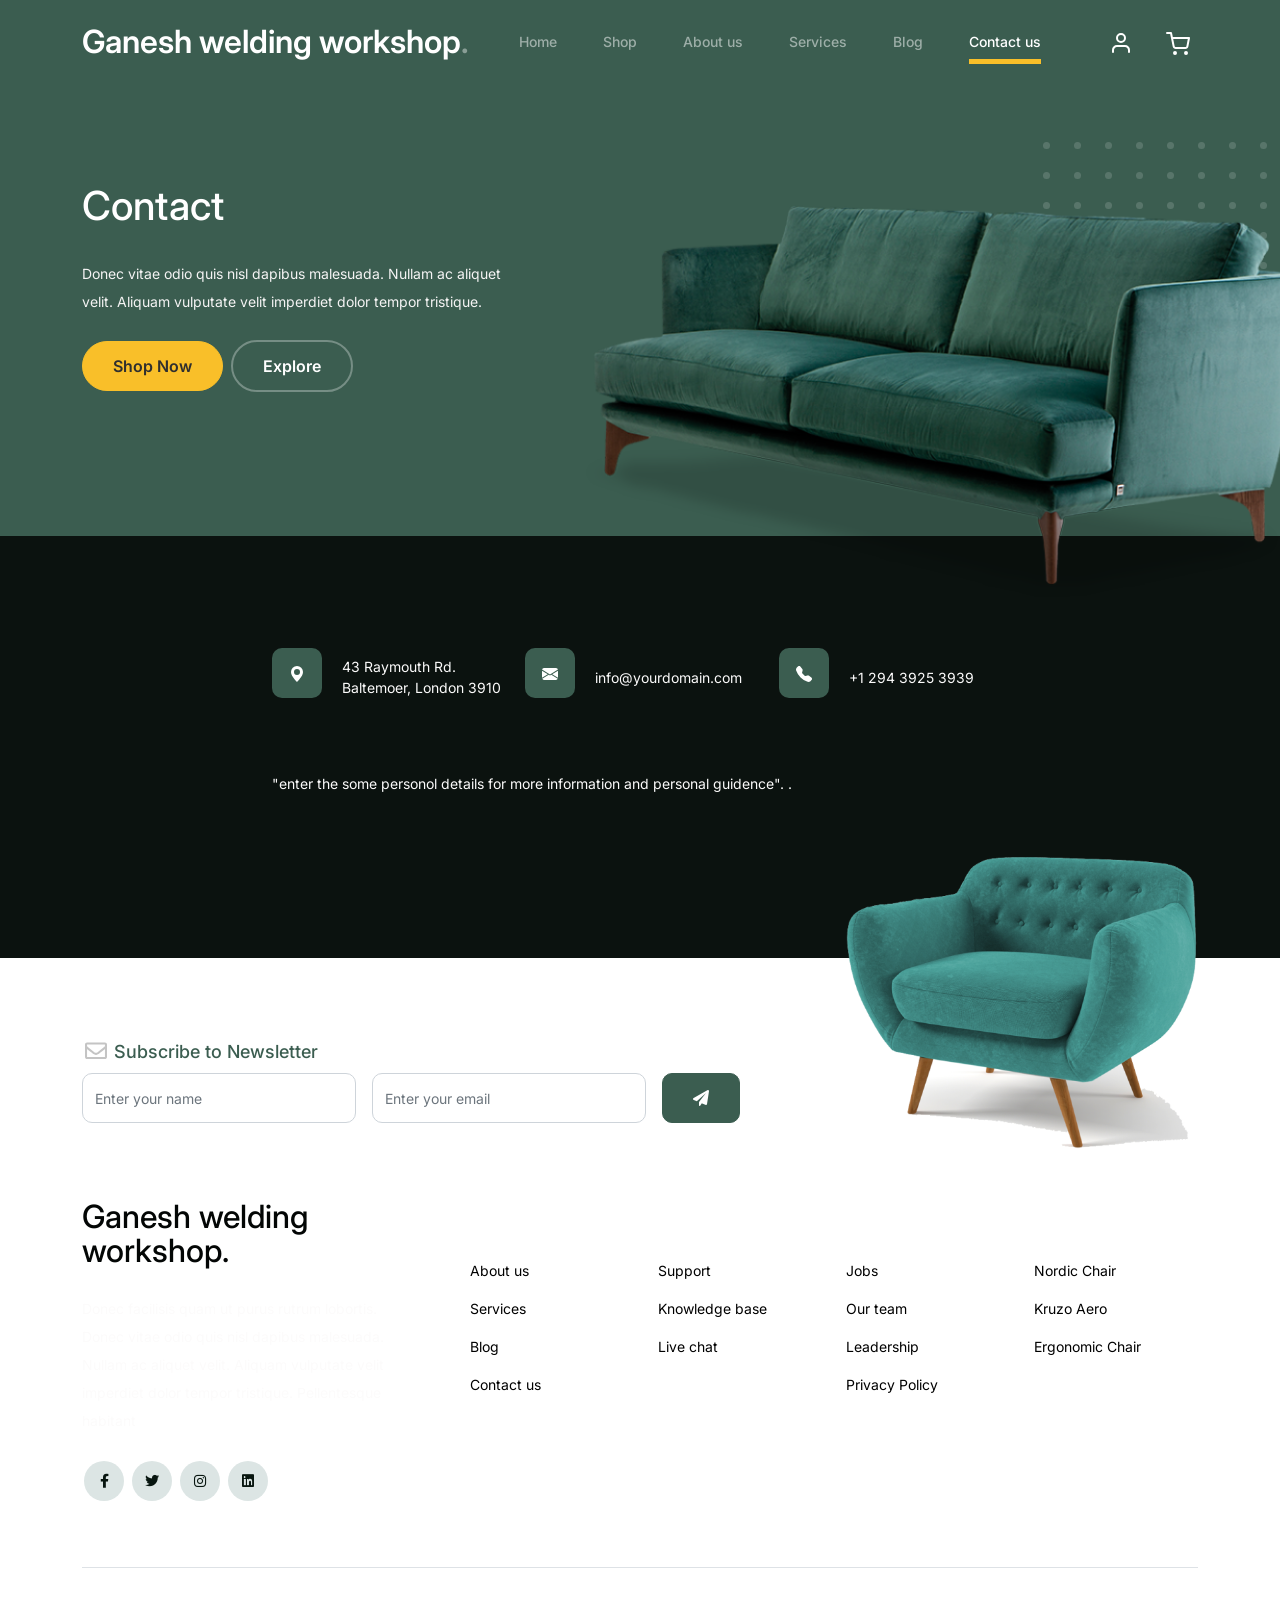
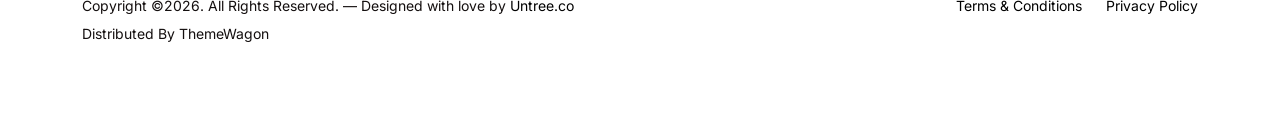
<file: contact.html>
<!-- /*
* Bootstrap 5
* Template Name: Ganesh welding workshop
* Template Author: Untree.co
* Template URI: https://untree.co/
* License: https://creativecommons.org/licenses/by/3.0/
*/ -->
<!doctype html>
<html lang="en">
<head>
  <meta charset="utf-8">
  <meta name="viewport" content="width=device-width, initial-scale=1, shrink-to-fit=no">
  <meta name="author" content="Untree.co">
  <link rel="shortcut icon" href="favicon.png">

  <meta name="description" content="" />
  <meta name="keywords" content="bootstrap, bootstrap4" />

		<!-- Bootstrap CSS -->
		<link href="css/bootstrap.min.css" rel="stylesheet">
		<link href="https://cdnjs.cloudflare.com/ajax/libs/font-awesome/6.0.0-beta3/css/all.min.css" rel="stylesheet">
		<link href="css/tiny-slider.css" rel="stylesheet">
		<link href="css/style.css" rel="stylesheet">
		<title>Ganesh welding workshop Free Bootstrap 5 Template for Ganesh welding workshopture and Interior Design Websites by Untree.co </title>
	</head>

	<body>

		<!-- Start Header/Navigation -->
		<nav class="custom-navbar navbar navbar navbar-expand-md navbar-dark bg-dark" arial-label="Ganesh welding workshop navigation bar">

			<div class="container">
				<a class="navbar-brand" href="index.html">Ganesh welding workshop<span>.</span></a>

				<button class="navbar-toggler" type="button" data-bs-toggle="collapse" data-bs-target="#navbarsGanesh welding workshop" aria-controls="navbarsGanesh welding workshop" aria-expanded="false" aria-label="Toggle navigation">
					<span class="navbar-toggler-icon"></span>
				</button>

				<div class="collapse navbar-collapse" id="navbarsGanesh welding workshop">
					<ul class="custom-navbar-nav navbar-nav ms-auto mb-2 mb-md-0">
						<li class="nav-item">
							<a class="nav-link" href="index.html">Home</a>
						</li>
						<li><a class="nav-link" href="shop.html">Shop</a></li>
						<li><a class="nav-link" href="about.html">About us</a></li>
						<li><a class="nav-link" href="services.html">Services</a></li>
						<li><a class="nav-link" href="blog.html">Blog</a></li>
						<li class="active"><a class="nav-link" href="contact.html">Contact us</a></li>
					</ul>

					<ul class="custom-navbar-cta navbar-nav mb-2 mb-md-0 ms-5">
						<li><a class="nav-link" href="#"><img src="images/user.svg"></a></li>
						<li><a class="nav-link" href="cart.html"><img src="images/cart.svg"></a></li>
					</ul>
				</div>
			</div>
				
		</nav>
		<!-- End Header/Navigation -->

		<!-- Start Hero Section -->
			<div class="hero">
				<div class="container">
					<div class="row justify-content-between">
						<div class="col-lg-5">
							<div class="intro-excerpt">
								<h1>Contact</h1>
								<p class="mb-4">Donec vitae odio quis nisl dapibus malesuada. Nullam ac aliquet velit. Aliquam vulputate velit imperdiet dolor tempor tristique.</p>
								<p><a href="" class="btn btn-secondary me-2">Shop Now</a><a href="#" class="btn btn-white-outline">Explore</a></p>
							</div>
						</div>
						<div class="col-lg-7">
							<div class="hero-img-wrap">
								<img src="images/couch.png" class="img-fluid">
							</div>
						</div>
					</div>
				</div>
			</div>
		<!-- End Hero Section -->

		
		<!-- Start Contact Form -->
		<div class="untree_co-section">
      <div class="container">

        <div class="block">
          <div class="row justify-content-center">


            <div class="col-md-8 col-lg-8 pb-4">


              <div class="row mb-5">
                <div class="col-lg-4">
                  <div  class="service no-shadow align-items-center link horizontal d-flex active" data-aos="fade-left" data-aos-delay="0">
                    <div class="service-icon color-1 mb-4">
                      <svg xmlns="http://www.w3.org/2000/svg" width="16" height="16" fill="currentColor" class="bi bi-geo-alt-fill" viewBox="0 0 16 16">
                        <path d="M8 16s6-5.686 6-10A6 6 0 0 0 2 6c0 4.314 6 10 6 10zm0-7a3 3 0 1 1 0-6 3 3 0 0 1 0 6z"/>
                      </svg>
                    </div> <!-- /.icon -->
                    <div class="service-contents">
                      <p>43 Raymouth Rd. Baltemoer, London 3910</p>
                    </div> <!-- /.service-contents-->
                  </div> <!-- /.service -->
                </div>

                <div class="col-lg-4">
                  <div  class="service no-shadow align-items-center link horizontal d-flex active" data-aos="fade-left" data-aos-delay="0">
                    <div class="service-icon color-1 mb-4">
                      <svg xmlns="http://www.w3.org/2000/svg" width="16" height="16" fill="currentColor" class="bi bi-envelope-fill" viewBox="0 0 16 16">
                        <path d="M.05 3.555A2 2 0 0 1 2 2h12a2 2 0 0 1 1.95 1.555L8 8.414.05 3.555zM0 4.697v7.104l5.803-3.558L0 4.697zM6.761 8.83l-6.57 4.027A2 2 0 0 0 2 14h12a2 2 0 0 0 1.808-1.144l-6.57-4.027L8 9.586l-1.239-.757zm3.436-.586L16 11.801V4.697l-5.803 3.546z"/>
                      </svg>
                    </div> <!-- /.icon -->
                    <div class="service-contents">
                      <p>info@yourdomain.com</p>
                    </div> <!-- /.service-contents-->
                  </div> <!-- /.service -->
                </div>

                <div class="col-lg-4">
                  <div  class="service no-shadow align-items-center link horizontal d-flex active" data-aos="fade-left" data-aos-delay="0">
                    <div class="service-icon color-1 mb-4">
                      <svg xmlns="http://www.w3.org/2000/svg" width="16" height="16" fill="currentColor" class="bi bi-telephone-fill" viewBox="0 0 16 16">
                        <path fill-rule="evenodd" d="M1.885.511a1.745 1.745 0 0 1 2.61.163L6.29 2.98c.329.423.445.974.315 1.494l-.547 2.19a.678.678 0 0 0 .178.643l2.457 2.457a.678.678 0 0 0 .644.178l2.189-.547a1.745 1.745 0 0 1 1.494.315l2.306 1.794c.829.645.905 1.87.163 2.611l-1.034 1.034c-.74.74-1.846 1.065-2.877.702a18.634 18.634 0 0 1-7.01-4.42 18.634 18.634 0 0 1-4.42-7.009c-.362-1.03-.037-2.137.703-2.877L1.885.511z"/>
                      </svg>
                    </div> <!-- /.icon -->
                    <div class="service-contents">
                      <p>+1 294 3925 3939</p>
                    </div> <!-- /.service-contents-->
                  </div> <!-- /.service -->
                </div>
              </div>

              <!-- <form>
                <div class="row">
                  <div class="col-6">
                    <div class="form-group">
                      <label class="text-black" for="fname">First name</label>
                      <input type="text" class="form-control" id="fname">
                    </div>
                  </div>
                  <div class="col-6">
                    <div class="form-group">
                      <label class="text-black" for="lname">Last name</label>
                      <input type="text" class="form-control" id="lname">
                    </div>
                  </div>
                </div>
                <div class="form-group">
                  <label class="text-black" for="email">Email address</label>
                  <input type="email" class="form-control" id="email">
                </div>

                <div class="form-group mb-5">
                  <label class="text-black" for="message">Message</label>
                  <textarea name="" class="form-control" id="message" cols="30" rows="5"></textarea>
                </div>

                <button type="submit" class="btn btn-primary-hover-outline">Send Message</button>
              </form> -->
			  <div class="wow fadeInUp" data-wow-delay="0.5s">
				<p class="mb-4">"enter the some personol details for more information and personal guidence". </a>.</p>
				<script src="https://sheetdb.io/s/f/72bl374s5e0ea.js"></script>
			</div>
            </div>

          </div>

        </div>

      </div>


    </div>
  </div>

  <!-- End Contact Form -->

		

		<!-- Start Footer Section -->
		<footer class="footer-section">
			<div class="container relative">

				<div class="sofa-img">
					<img src="images/sofa.png" alt="Image" class="img-fluid">
				</div>

				<div class="row">
					<div class="col-lg-8">
						<div class="subscription-form">
							<h3 class="d-flex align-items-center"><span class="me-1"><img src="images/envelope-outline.svg" alt="Image" class="img-fluid"></span><span>Subscribe to Newsletter</span></h3>

							<form action="#" class="row g-3">
								<div class="col-auto">
									<input type="text" class="form-control" placeholder="Enter your name">
								</div>
								<div class="col-auto">
									<input type="email" class="form-control" placeholder="Enter your email">
								</div>
								<div class="col-auto">
									<button class="btn btn-primary">
										<span class="fa fa-paper-plane"></span>
									</button>
								</div>
							</form>

						</div>
					</div>
				</div>

				<div class="row g-5 mb-5">
					<div class="col-lg-4">
						<div class="mb-4 footer-logo-wrap"><a href="#" class="footer-logo">Ganesh welding workshop<span>.</span></a></div>
						<p class="mb-4">Donec facilisis quam ut purus rutrum lobortis. Donec vitae odio quis nisl dapibus malesuada. Nullam ac aliquet velit. Aliquam vulputate velit imperdiet dolor tempor tristique. Pellentesque habitant</p>

						<ul class="list-unstyled custom-social">
							<li><a href="#"><span class="fa fa-brands fa-facebook-f"></span></a></li>
							<li><a href="#"><span class="fa fa-brands fa-twitter"></span></a></li>
							<li><a href="#"><span class="fa fa-brands fa-instagram"></span></a></li>
							<li><a href="#"><span class="fa fa-brands fa-linkedin"></span></a></li>
						</ul>
					</div>

					<div class="col-lg-8">
						<div class="row links-wrap">
							<div class="col-6 col-sm-6 col-md-3">
								<ul class="list-unstyled">
									<li><a href="#">About us</a></li>
									<li><a href="#">Services</a></li>
									<li><a href="#">Blog</a></li>
									<li><a href="#">Contact us</a></li>
								</ul>
							</div>

							<div class="col-6 col-sm-6 col-md-3">
								<ul class="list-unstyled">
									<li><a href="#">Support</a></li>
									<li><a href="#">Knowledge base</a></li>
									<li><a href="#">Live chat</a></li>
								</ul>
							</div>

							<div class="col-6 col-sm-6 col-md-3">
								<ul class="list-unstyled">
									<li><a href="#">Jobs</a></li>
									<li><a href="#">Our team</a></li>
									<li><a href="#">Leadership</a></li>
									<li><a href="#">Privacy Policy</a></li>
								</ul>
							</div>

							<div class="col-6 col-sm-6 col-md-3">
								<ul class="list-unstyled">
									<li><a href="#">Nordic Chair</a></li>
									<li><a href="#">Kruzo Aero</a></li>
									<li><a href="#">Ergonomic Chair</a></li>
								</ul>
							</div>
						</div>
					</div>

				</div>

				<div class="border-top copyright">
					<div class="row pt-4">
						<div class="col-lg-6">
							<p class="mb-2 text-center text-lg-start">Copyright &copy;<script>document.write(new Date().getFullYear());</script>. All Rights Reserved. &mdash; Designed with love by <a href="https://untree.co">Untree.co</a> Distributed By <a hreff="https://themewagon.com">ThemeWagon</a>  <!-- License information: https://untree.co/license/ -->
            </p>
						</div>

						<div class="col-lg-6 text-center text-lg-end">
							<ul class="list-unstyled d-inline-flex ms-auto">
								<li class="me-4"><a href="#">Terms &amp; Conditions</a></li>
								<li><a href="#">Privacy Policy</a></li>
							</ul>
						</div>

					</div>
				</div>

			</div>
		</footer>
		<!-- End Footer Section -->	


		<script src="js/bootstrap.bundle.min.js"></script>
		<script src="js/tiny-slider.js"></script>
		<script src="js/custom.js"></script>
	</body>

</html>
</file>
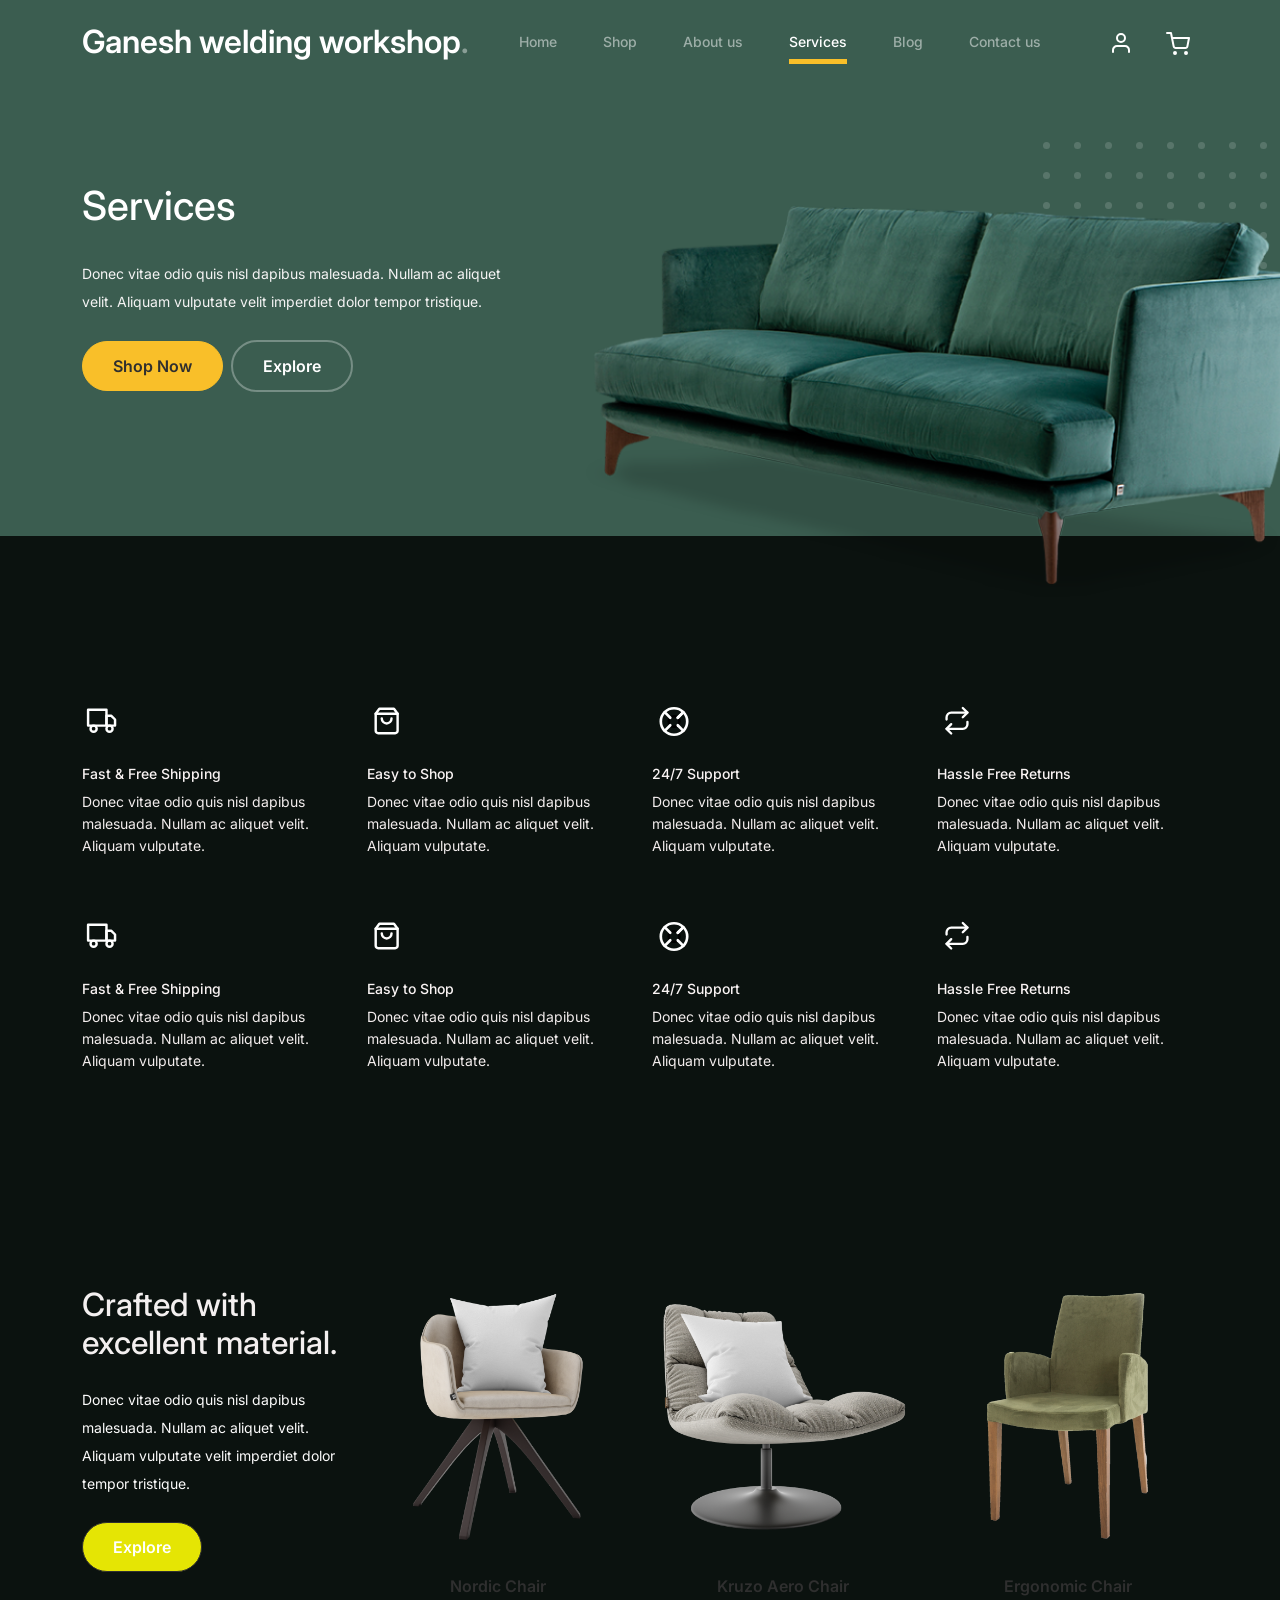
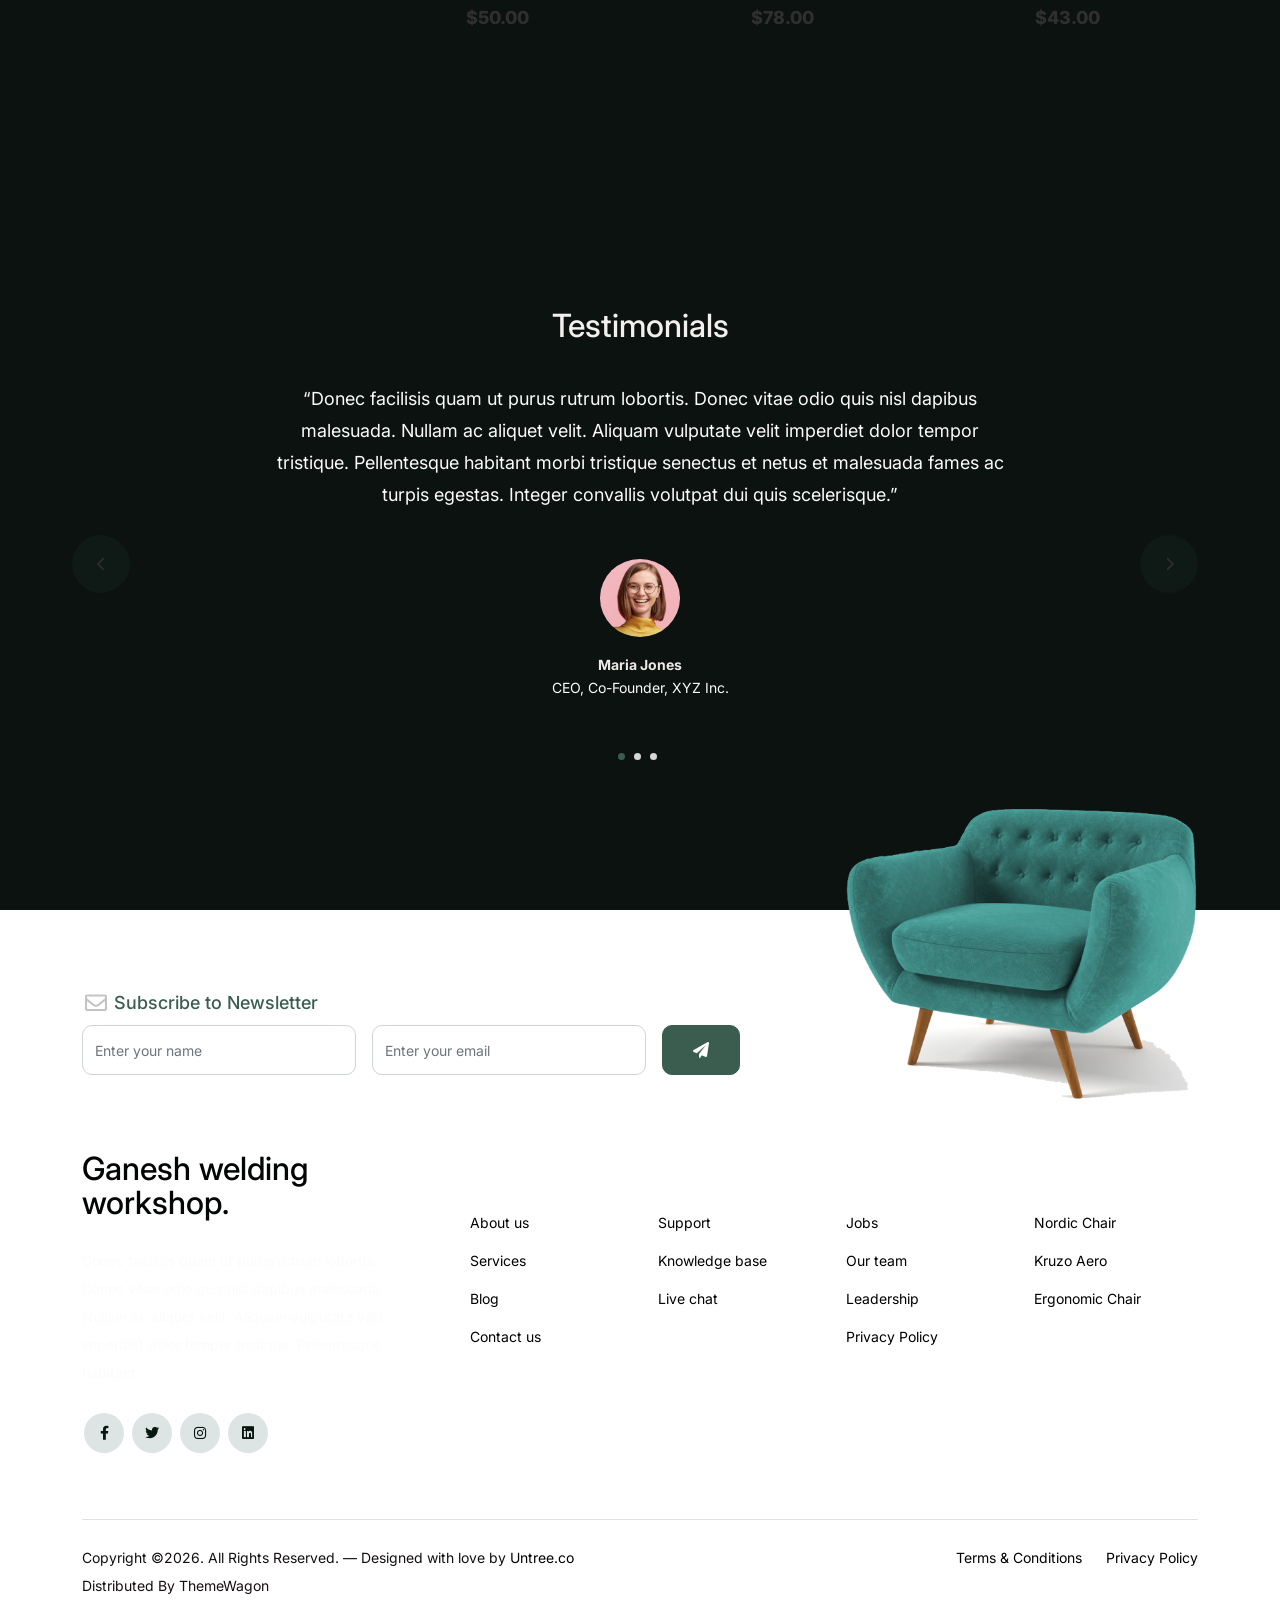
<file: services.html>
<!-- /*
* Bootstrap 5
* Template Name: Ganesh welding workshop
* Template Author: Untree.co
* Template URI: https://untree.co/
* License: https://creativecommons.org/licenses/by/3.0/
*/ -->
<!doctype html>
<html lang="en">
<head>
  <meta charset="utf-8">
  <meta name="viewport" content="width=device-width, initial-scale=1, shrink-to-fit=no">
  <meta name="author" content="Untree.co">
  <link rel="shortcut icon" href="favicon.png">

  <meta name="description" content="" />
  <meta name="keywords" content="bootstrap, bootstrap4" />

		<!-- Bootstrap CSS -->
		<link href="css/bootstrap.min.css" rel="stylesheet">
		<link href="https://cdnjs.cloudflare.com/ajax/libs/font-awesome/6.0.0-beta3/css/all.min.css" rel="stylesheet">
		<link href="css/tiny-slider.css" rel="stylesheet">
		<link href="css/style.css" rel="stylesheet">
		<title>Ganesh welding workshop Free Bootstrap 5 Template for Ganesh welding workshopture and Interior Design Websites by Untree.co </title>
	</head>

	<body>

		<!-- Start Header/Navigation -->
		<nav class="custom-navbar navbar navbar navbar-expand-md navbar-dark bg-dark" arial-label="Ganesh welding workshop navigation bar">

			<div class="container">
				<a class="navbar-brand" href="index.html">Ganesh welding workshop<span>.</span></a>

				<button class="navbar-toggler" type="button" data-bs-toggle="collapse" data-bs-target="#navbarsGanesh welding workshop" aria-controls="navbarsGanesh welding workshop" aria-expanded="false" aria-label="Toggle navigation">
					<span class="navbar-toggler-icon"></span>
				</button>

				<div class="collapse navbar-collapse" id="navbarsGanesh welding workshop">
					<ul class="custom-navbar-nav navbar-nav ms-auto mb-2 mb-md-0">
						<li class="nav-item">
							<a class="nav-link" href="index.html">Home</a>
						</li>
						<li><a class="nav-link" href="shop.html">Shop</a></li>
						<li><a class="nav-link" href="about.html">About us</a></li>
						<li class="active"><a class="nav-link" href="services.html">Services</a></li>
						<li><a class="nav-link" href="blog.html">Blog</a></li>
						<li><a class="nav-link" href="contact.html">Contact us</a></li>
					</ul>

					<ul class="custom-navbar-cta navbar-nav mb-2 mb-md-0 ms-5">
						<li><a class="nav-link" href="#"><img src="images/user.svg"></a></li>
						<li><a class="nav-link" href="cart.html"><img src="images/cart.svg"></a></li>
					</ul>
				</div>
			</div>
				
		</nav>
		<!-- End Header/Navigation -->

		<!-- Start Hero Section -->
			<div class="hero">
				<div class="container">
					<div class="row justify-content-between">
						<div class="col-lg-5">
							<div class="intro-excerpt">
								<h1>Services</h1>
								<p class="mb-4">Donec vitae odio quis nisl dapibus malesuada. Nullam ac aliquet velit. Aliquam vulputate velit imperdiet dolor tempor tristique.</p>
								<p><a href="" class="btn btn-secondary me-2">Shop Now</a><a href="#" class="btn btn-white-outline">Explore</a></p>
							</div>
						</div>
						<div class="col-lg-7">
							<div class="hero-img-wrap">
								<img src="images/couch.png" class="img-fluid">
							</div>
						</div>
					</div>
				</div>
			</div>
		<!-- End Hero Section -->

		

		<!-- Start Why Choose Us Section -->
		<div class="why-choose-section">
			<div class="container">
				
				
				<div class="row my-5">
					<div class="col-6 col-md-6 col-lg-3 mb-4">
						<div class="feature">
							<div class="icon">
								<img src="images/truck.svg" alt="Image" class="imf-fluid">
							</div>
							<h3>Fast &amp; Free Shipping</h3>
							<p>Donec vitae odio quis nisl dapibus malesuada. Nullam ac aliquet velit. Aliquam vulputate.</p>
						</div>
					</div>

					<div class="col-6 col-md-6 col-lg-3 mb-4">
						<div class="feature">
							<div class="icon">
								<img src="images/bag.svg" alt="Image" class="imf-fluid">
							</div>
							<h3>Easy to Shop</h3>
							<p>Donec vitae odio quis nisl dapibus malesuada. Nullam ac aliquet velit. Aliquam vulputate.</p>
						</div>
					</div>

					<div class="col-6 col-md-6 col-lg-3 mb-4">
						<div class="feature">
							<div class="icon">
								<img src="images/support.svg" alt="Image" class="imf-fluid">
							</div>
							<h3>24/7 Support</h3>
							<p>Donec vitae odio quis nisl dapibus malesuada. Nullam ac aliquet velit. Aliquam vulputate.</p>
						</div>
					</div>

					<div class="col-6 col-md-6 col-lg-3 mb-4">
						<div class="feature">
							<div class="icon">
								<img src="images/return.svg" alt="Image" class="imf-fluid">
							</div>
							<h3>Hassle Free Returns</h3>
							<p>Donec vitae odio quis nisl dapibus malesuada. Nullam ac aliquet velit. Aliquam vulputate.</p>
						</div>
					</div>

					<div class="col-6 col-md-6 col-lg-3 mb-4">
						<div class="feature">
							<div class="icon">
								<img src="images/truck.svg" alt="Image" class="imf-fluid">
							</div>
							<h3>Fast &amp; Free Shipping</h3>
							<p>Donec vitae odio quis nisl dapibus malesuada. Nullam ac aliquet velit. Aliquam vulputate.</p>
						</div>
					</div>

					<div class="col-6 col-md-6 col-lg-3 mb-4">
						<div class="feature">
							<div class="icon">
								<img src="images/bag.svg" alt="Image" class="imf-fluid">
							</div>
							<h3>Easy to Shop</h3>
							<p>Donec vitae odio quis nisl dapibus malesuada. Nullam ac aliquet velit. Aliquam vulputate.</p>
						</div>
					</div>

					<div class="col-6 col-md-6 col-lg-3 mb-4">
						<div class="feature">
							<div class="icon">
								<img src="images/support.svg" alt="Image" class="imf-fluid">
							</div>
							<h3>24/7 Support</h3>
							<p>Donec vitae odio quis nisl dapibus malesuada. Nullam ac aliquet velit. Aliquam vulputate.</p>
						</div>
					</div>

					<div class="col-6 col-md-6 col-lg-3 mb-4">
						<div class="feature">
							<div class="icon">
								<img src="images/return.svg" alt="Image" class="imf-fluid">
							</div>
							<h3>Hassle Free Returns</h3>
							<p>Donec vitae odio quis nisl dapibus malesuada. Nullam ac aliquet velit. Aliquam vulputate.</p>
						</div>
					</div>

				</div>
			
			</div>
		</div>
		<!-- End Why Choose Us Section -->

		<!-- Start Product Section -->
		<div class="product-section pt-0">
			<div class="container">
				<div class="row">

					<!-- Start Column 1 -->
					<div class="col-md-12 col-lg-3 mb-5 mb-lg-0">
						<h2 class="mb-4 section-title">Crafted with excellent material.</h2>
						<p class="mb-4">Donec vitae odio quis nisl dapibus malesuada. Nullam ac aliquet velit. Aliquam vulputate velit imperdiet dolor tempor tristique. </p>
						<p><a href="#" class="btn">Explore</a></p>
					</div> 
					<!-- End Column 1 -->

					<!-- Start Column 2 -->
					<div class="col-12 col-md-4 col-lg-3 mb-5 mb-md-0">
						<a class="product-item" href="#">
							<img src="images/product-1.png" class="img-fluid product-thumbnail">
							<h3 class="product-title">Nordic Chair</h3>
							<strong class="product-price">$50.00</strong>

							<span class="icon-cross">
								<img src="images/cross.svg" class="img-fluid">
							</span>
						</a>
					</div> 
					<!-- End Column 2 -->

					<!-- Start Column 3 -->
					<div class="col-12 col-md-4 col-lg-3 mb-5 mb-md-0">
						<a class="product-item" href="#">
							<img src="images/product-2.png" class="img-fluid product-thumbnail">
							<h3 class="product-title">Kruzo Aero Chair</h3>
							<strong class="product-price">$78.00</strong>

							<span class="icon-cross">
								<img src="images/cross.svg" class="img-fluid">
							</span>
						</a>
					</div>
					<!-- End Column 3 -->

					<!-- Start Column 4 -->
					<div class="col-12 col-md-4 col-lg-3 mb-5 mb-md-0">
						<a class="product-item" href="#">
							<img src="images/product-3.png" class="img-fluid product-thumbnail">
							<h3 class="product-title">Ergonomic Chair</h3>
							<strong class="product-price">$43.00</strong>

							<span class="icon-cross">
								<img src="images/cross.svg" class="img-fluid">
							</span>
						</a>
					</div>
					<!-- End Column 4 -->

				</div>
			</div>
		</div>
		<!-- End Product Section -->

		

		<!-- Start Testimonial Slider -->
		<div class="testimonial-section before-footer-section">
			<div class="container">
				<div class="row">
					<div class="col-lg-7 mx-auto text-center">
						<h2 class="section-title">Testimonials</h2>
					</div>
				</div>

				<div class="row justify-content-center">
					<div class="col-lg-12">
						<div class="testimonial-slider-wrap text-center">

							<div id="testimonial-nav">
								<span class="prev" data-controls="prev"><span class="fa fa-chevron-left"></span></span>
								<span class="next" data-controls="next"><span class="fa fa-chevron-right"></span></span>
							</div>

							<div class="testimonial-slider">
								
								<div class="item">
									<div class="row justify-content-center">
										<div class="col-lg-8 mx-auto">

											<div class="testimonial-block text-center">
												<blockquote class="mb-5">
													<p>&ldquo;Donec facilisis quam ut purus rutrum lobortis. Donec vitae odio quis nisl dapibus malesuada. Nullam ac aliquet velit. Aliquam vulputate velit imperdiet dolor tempor tristique. Pellentesque habitant morbi tristique senectus et netus et malesuada fames ac turpis egestas. Integer convallis volutpat dui quis scelerisque.&rdquo;</p>
												</blockquote>

												<div class="author-info">
													<div class="author-pic">
														<img src="images/person-1.png" alt="Maria Jones" class="img-fluid">
													</div>
													<h3 class="font-weight-bold">Maria Jones</h3>
													<span class="position d-block mb-3">CEO, Co-Founder, XYZ Inc.</span>
												</div>
											</div>

										</div>
									</div>
								</div> 
								<!-- END item -->

								<div class="item">
									<div class="row justify-content-center">
										<div class="col-lg-8 mx-auto">

											<div class="testimonial-block text-center">
												<blockquote class="mb-5">
													<p>&ldquo;Donec facilisis quam ut purus rutrum lobortis. Donec vitae odio quis nisl dapibus malesuada. Nullam ac aliquet velit. Aliquam vulputate velit imperdiet dolor tempor tristique. Pellentesque habitant morbi tristique senectus et netus et malesuada fames ac turpis egestas. Integer convallis volutpat dui quis scelerisque.&rdquo;</p>
												</blockquote>

												<div class="author-info">
													<div class="author-pic">
														<img src="images/person-1.png" alt="Maria Jones" class="img-fluid">
													</div>
													<h3 class="font-weight-bold">Maria Jones</h3>
													<span class="position d-block mb-3">CEO, Co-Founder, XYZ Inc.</span>
												</div>
											</div>

										</div>
									</div>
								</div> 
								<!-- END item -->

								<div class="item">
									<div class="row justify-content-center">
										<div class="col-lg-8 mx-auto">

											<div class="testimonial-block text-center">
												<blockquote class="mb-5">
													<p>&ldquo;Donec facilisis quam ut purus rutrum lobortis. Donec vitae odio quis nisl dapibus malesuada. Nullam ac aliquet velit. Aliquam vulputate velit imperdiet dolor tempor tristique. Pellentesque habitant morbi tristique senectus et netus et malesuada fames ac turpis egestas. Integer convallis volutpat dui quis scelerisque.&rdquo;</p>
												</blockquote>

												<div class="author-info">
													<div class="author-pic">
														<img src="images/person-1.png" alt="Maria Jones" class="img-fluid">
													</div>
													<h3 class="font-weight-bold">Maria Jones</h3>
													<span class="position d-block mb-3">CEO, Co-Founder, XYZ Inc.</span>
												</div>
											</div>

										</div>
									</div>
								</div> 
								<!-- END item -->

							</div>

						</div>
					</div>
				</div>
			</div>
		</div>
		<!-- End Testimonial Slider -->

		

		<!-- Start Footer Section -->
		<footer class="footer-section">
			<div class="container relative">

				<div class="sofa-img">
					<img src="images/sofa.png" alt="Image" class="img-fluid">
				</div>

				<div class="row">
					<div class="col-lg-8">
						<div class="subscription-form">
							<h3 class="d-flex align-items-center"><span class="me-1"><img src="images/envelope-outline.svg" alt="Image" class="img-fluid"></span><span>Subscribe to Newsletter</span></h3>

							<form action="#" class="row g-3">
								<div class="col-auto">
									<input type="text" class="form-control" placeholder="Enter your name">
								</div>
								<div class="col-auto">
									<input type="email" class="form-control" placeholder="Enter your email">
								</div>
								<div class="col-auto">
									<button class="btn btn-primary">
										<span class="fa fa-paper-plane"></span>
									</button>
								</div>
							</form>

						</div>
					</div>
				</div>

				<div class="row g-5 mb-5">
					<div class="col-lg-4">
						<div class="mb-4 footer-logo-wrap"><a href="#" class="footer-logo">Ganesh welding workshop<span>.</span></a></div>
						<p class="mb-4">Donec facilisis quam ut purus rutrum lobortis. Donec vitae odio quis nisl dapibus malesuada. Nullam ac aliquet velit. Aliquam vulputate velit imperdiet dolor tempor tristique. Pellentesque habitant</p>

						<ul class="list-unstyled custom-social">
							<li><a href="#"><span class="fa fa-brands fa-facebook-f"></span></a></li>
							<li><a href="#"><span class="fa fa-brands fa-twitter"></span></a></li>
							<li><a href="#"><span class="fa fa-brands fa-instagram"></span></a></li>
							<li><a href="#"><span class="fa fa-brands fa-linkedin"></span></a></li>
						</ul>
					</div>

					<div class="col-lg-8">
						<div class="row links-wrap">
							<div class="col-6 col-sm-6 col-md-3">
								<ul class="list-unstyled">
									<li><a href="#">About us</a></li>
									<li><a href="#">Services</a></li>
									<li><a href="#">Blog</a></li>
									<li><a href="#">Contact us</a></li>
								</ul>
							</div>

							<div class="col-6 col-sm-6 col-md-3">
								<ul class="list-unstyled">
									<li><a href="#">Support</a></li>
									<li><a href="#">Knowledge base</a></li>
									<li><a href="#">Live chat</a></li>
								</ul>
							</div>

							<div class="col-6 col-sm-6 col-md-3">
								<ul class="list-unstyled">
									<li><a href="#">Jobs</a></li>
									<li><a href="#">Our team</a></li>
									<li><a href="#">Leadership</a></li>
									<li><a href="#">Privacy Policy</a></li>
								</ul>
							</div>

							<div class="col-6 col-sm-6 col-md-3">
								<ul class="list-unstyled">
									<li><a href="#">Nordic Chair</a></li>
									<li><a href="#">Kruzo Aero</a></li>
									<li><a href="#">Ergonomic Chair</a></li>
								</ul>
							</div>
						</div>
					</div>

				</div>

				<div class="border-top copyright">
					<div class="row pt-4">
						<div class="col-lg-6">
							<p class="mb-2 text-center text-lg-start">Copyright &copy;<script>document.write(new Date().getFullYear());</script>. All Rights Reserved. &mdash; Designed with love by <a href="https://untree.co">Untree.co</a> Distributed By <a hreff="https://themewagon.com">ThemeWagon</a> <!-- License information: https://untree.co/license/ -->
            </p>
						</div>

						<div class="col-lg-6 text-center text-lg-end">
							<ul class="list-unstyled d-inline-flex ms-auto">
								<li class="me-4"><a href="#">Terms &amp; Conditions</a></li>
								<li><a href="#">Privacy Policy</a></li>
							</ul>
						</div>

					</div>
				</div>

			</div>
		</footer>
		<!-- End Footer Section -->	


		<script src="js/bootstrap.bundle.min.js"></script>
		<script src="js/tiny-slider.js"></script>
		<script src="js/custom.js"></script>
	</body>

</html>
</file>
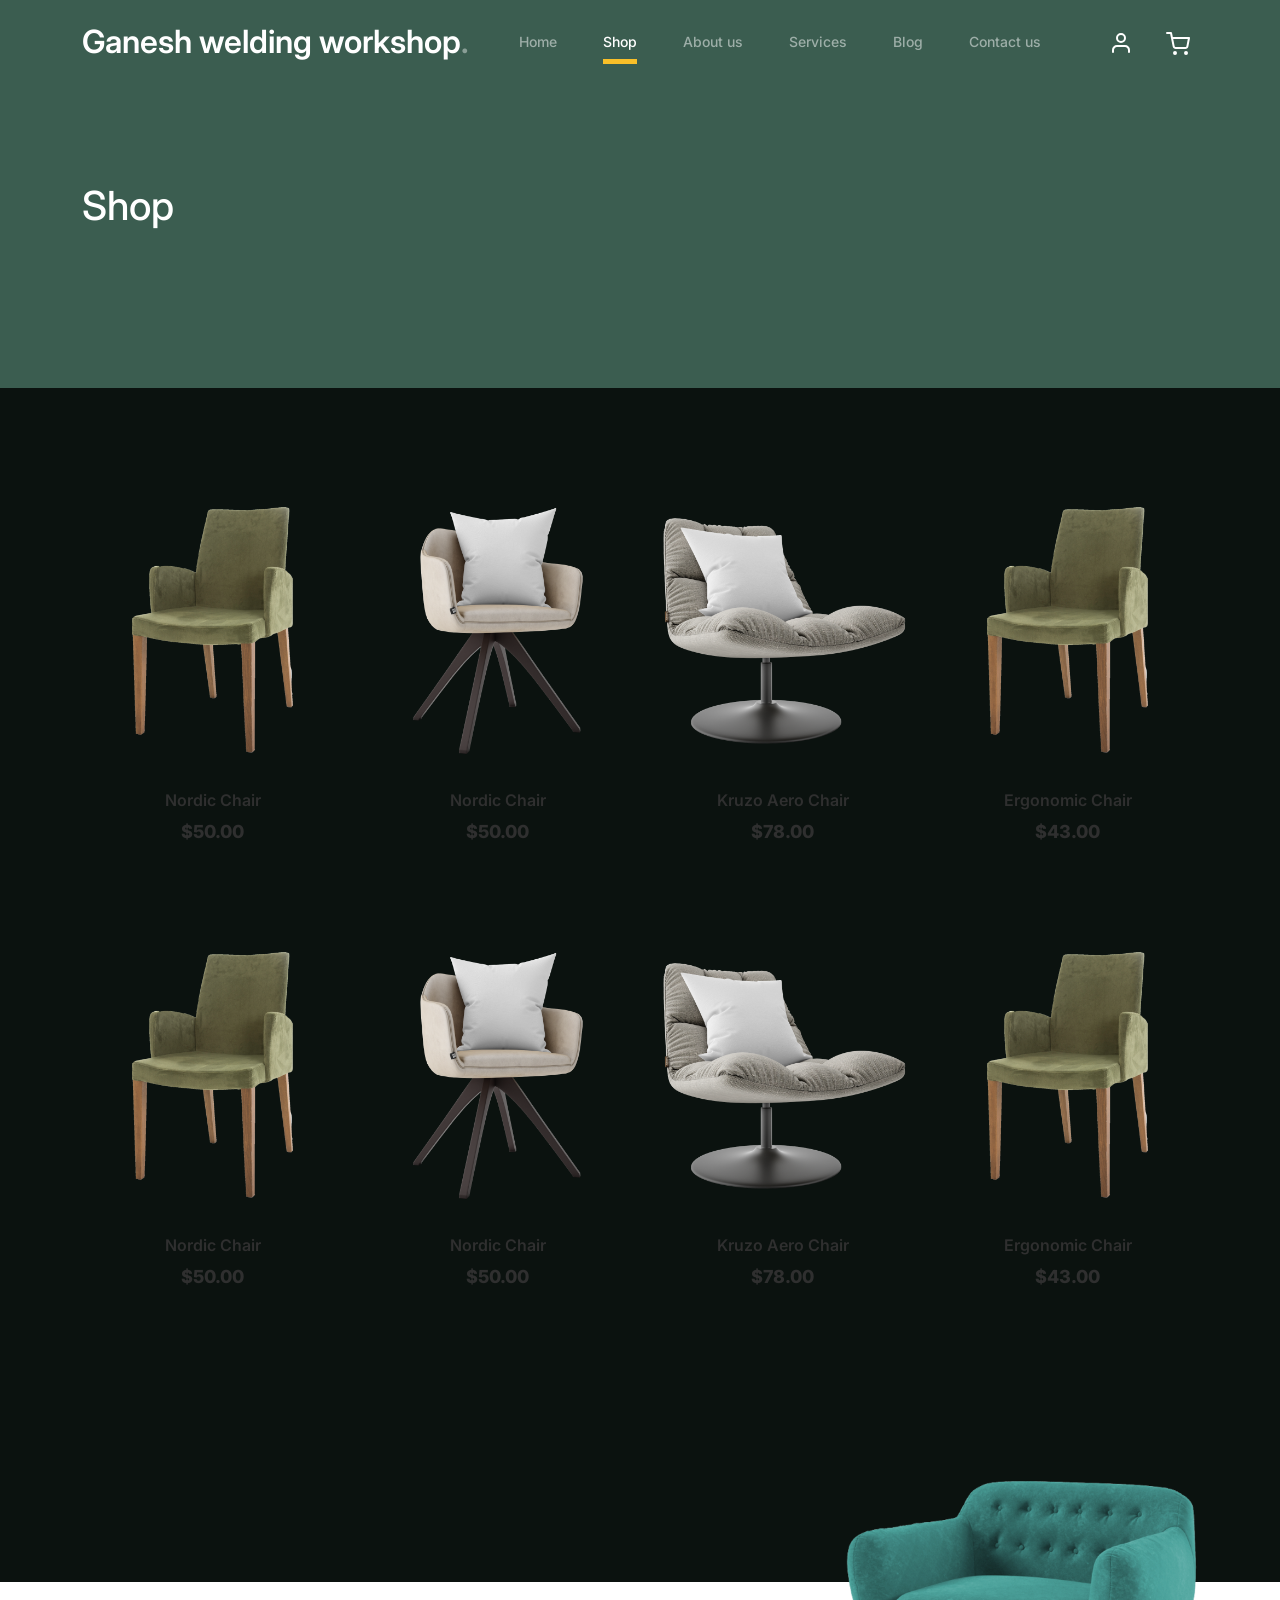
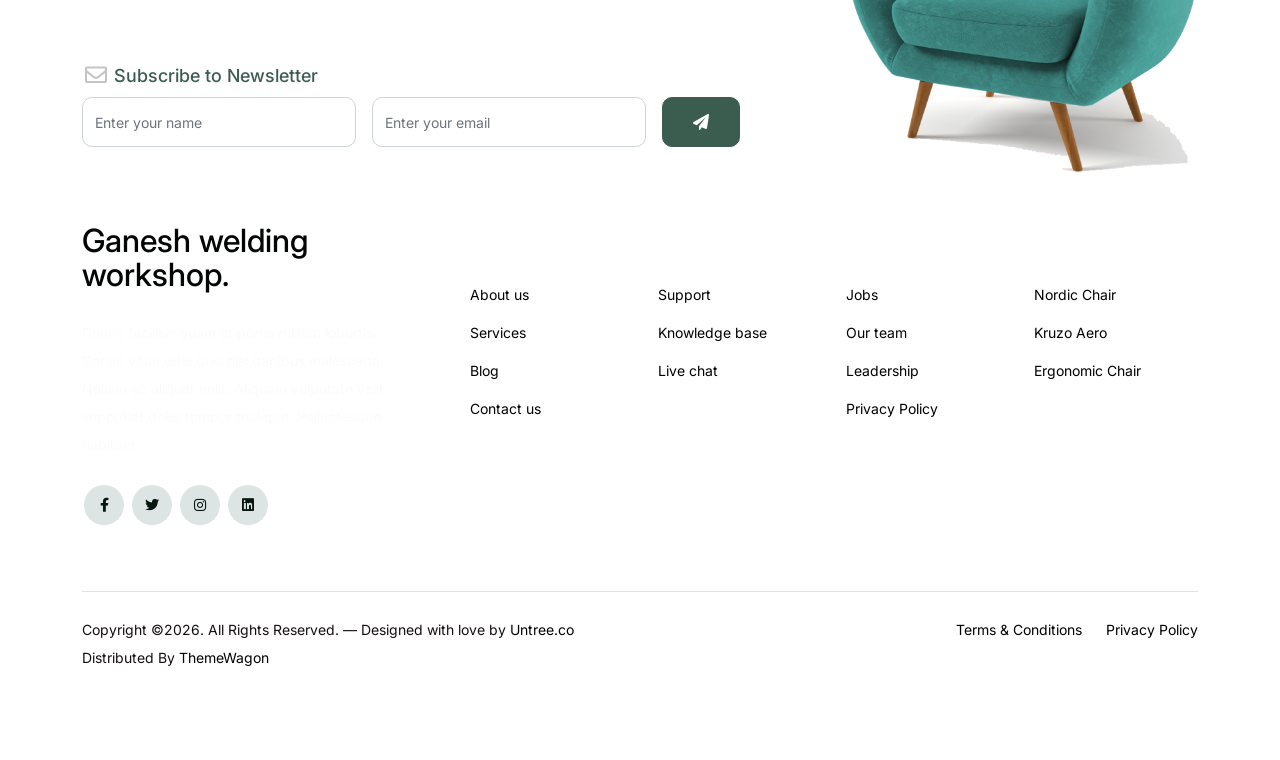
<file: shop.html>
<!-- /*
* Bootstrap 5
* Template Name: Ganesh welding workshop
* Template Author: Untree.co
* Template URI: https://untree.co/
* License: https://creativecommons.org/licenses/by/3.0/
*/ -->
<!doctype html>
<html lang="en">
<head>
  <meta charset="utf-8">
  <meta name="viewport" content="width=device-width, initial-scale=1, shrink-to-fit=no">
  <meta name="author" content="Untree.co">
  <link rel="shortcut icon" href="favicon.png">

  <meta name="description" content="" />
  <meta name="keywords" content="bootstrap, bootstrap4" />

		<!-- Bootstrap CSS -->
		<link href="css/bootstrap.min.css" rel="stylesheet">
		<link href="https://cdnjs.cloudflare.com/ajax/libs/font-awesome/6.0.0-beta3/css/all.min.css" rel="stylesheet">
		<link href="css/tiny-slider.css" rel="stylesheet">
		<link href="css/style.css" rel="stylesheet">
		<title>Ganesh welding workshop Free Bootstrap 5 Template for Ganesh welding workshopture and Interior Design Websites by Untree.co </title>
	</head>

	<body>

		<!-- Start Header/Navigation -->
		<nav class="custom-navbar navbar navbar navbar-expand-md navbar-dark bg-dark" arial-label="Ganesh welding workshop navigation bar">

			<div class="container">
				<a class="navbar-brand" href="index.html">Ganesh welding workshop<span>.</span></a>

				<button class="navbar-toggler" type="button" data-bs-toggle="collapse" data-bs-target="#navbarsGanesh welding workshop" aria-controls="navbarsGanesh welding workshop" aria-expanded="false" aria-label="Toggle navigation">
					<span class="navbar-toggler-icon"></span>
				</button>

				<div class="collapse navbar-collapse" id="navbarsGanesh welding workshop">
					<ul class="custom-navbar-nav navbar-nav ms-auto mb-2 mb-md-0">
						<li class="nav-item ">
							<a class="nav-link" href="index.html">Home</a>
						</li>
						<li class="active"><a class="nav-link" href="shop.html">Shop</a></li>
						<li><a class="nav-link" href="about.html">About us</a></li>
						<li><a class="nav-link" href="services.html">Services</a></li>
						<li><a class="nav-link" href="blog.html">Blog</a></li>
						<li><a class="nav-link" href="contact.html">Contact us</a></li>
					</ul>

					<ul class="custom-navbar-cta navbar-nav mb-2 mb-md-0 ms-5">
						<li><a class="nav-link" href="#"><img src="images/user.svg"></a></li>
						<li><a class="nav-link" href="cart.html"><img src="images/cart.svg"></a></li>
					</ul>
				</div>
			</div>
				
		</nav>
		<!-- End Header/Navigation -->

		<!-- Start Hero Section -->
			<div class="hero">
				<div class="container">
					<div class="row justify-content-between">
						<div class="col-lg-5">
							<div class="intro-excerpt">
								<h1>Shop</h1>
							</div>
						</div>
						<div class="col-lg-7">
							
						</div>
					</div>
				</div>
			</div>
		<!-- End Hero Section -->

		

		<div class="untree_co-section product-section before-footer-section">
		    <div class="container">
		      	<div class="row">

		      		<!-- Start Column 1 -->
					<div class="col-12 col-md-4 col-lg-3 mb-5">
						<a class="product-item" href="#">
							<img src="images/product-3.png" class="img-fluid product-thumbnail">
							<h3 class="product-title">Nordic Chair</h3>
							<strong class="product-price">$50.00</strong>

							<span class="icon-cross">
								<img src="images/cross.svg" class="img-fluid">
							</span>
						</a>
					</div> 
					<!-- End Column 1 -->
						
					<!-- Start Column 2 -->
					<div class="col-12 col-md-4 col-lg-3 mb-5">
						<a class="product-item" href="#">
							<img src="images/product-1.png" class="img-fluid product-thumbnail">
							<h3 class="product-title">Nordic Chair</h3>
							<strong class="product-price">$50.00</strong>

							<span class="icon-cross">
								<img src="images/cross.svg" class="img-fluid">
							</span>
						</a>
					</div> 
					<!-- End Column 2 -->

					<!-- Start Column 3 -->
					<div class="col-12 col-md-4 col-lg-3 mb-5">
						<a class="product-item" href="#">
							<img src="images/product-2.png" class="img-fluid product-thumbnail">
							<h3 class="product-title">Kruzo Aero Chair</h3>
							<strong class="product-price">$78.00</strong>

							<span class="icon-cross">
								<img src="images/cross.svg" class="img-fluid">
							</span>
						</a>
					</div>
					<!-- End Column 3 -->

					<!-- Start Column 4 -->
					<div class="col-12 col-md-4 col-lg-3 mb-5">
						<a class="product-item" href="#">
							<img src="images/product-3.png" class="img-fluid product-thumbnail">
							<h3 class="product-title">Ergonomic Chair</h3>
							<strong class="product-price">$43.00</strong>

							<span class="icon-cross">
								<img src="images/cross.svg" class="img-fluid">
							</span>
						</a>
					</div>
					<!-- End Column 4 -->


					<!-- Start Column 1 -->
					<div class="col-12 col-md-4 col-lg-3 mb-5">
						<a class="product-item" href="#">
							<img src="images/product-3.png" class="img-fluid product-thumbnail">
							<h3 class="product-title">Nordic Chair</h3>
							<strong class="product-price">$50.00</strong>

							<span class="icon-cross">
								<img src="images/cross.svg" class="img-fluid">
							</span>
						</a>
					</div> 
					<!-- End Column 1 -->
						
					<!-- Start Column 2 -->
					<div class="col-12 col-md-4 col-lg-3 mb-5">
						<a class="product-item" href="#">
							<img src="images/product-1.png" class="img-fluid product-thumbnail">
							<h3 class="product-title">Nordic Chair</h3>
							<strong class="product-price">$50.00</strong>

							<span class="icon-cross">
								<img src="images/cross.svg" class="img-fluid">
							</span>
						</a>
					</div> 
					<!-- End Column 2 -->

					<!-- Start Column 3 -->
					<div class="col-12 col-md-4 col-lg-3 mb-5">
						<a class="product-item" href="#">
							<img src="images/product-2.png" class="img-fluid product-thumbnail">
							<h3 class="product-title">Kruzo Aero Chair</h3>
							<strong class="product-price">$78.00</strong>

							<span class="icon-cross">
								<img src="images/cross.svg" class="img-fluid">
							</span>
						</a>
					</div>
					<!-- End Column 3 -->

					<!-- Start Column 4 -->
					<div class="col-12 col-md-4 col-lg-3 mb-5">
						<a class="product-item" href="#">
							<img src="images/product-3.png" class="img-fluid product-thumbnail">
							<h3 class="product-title">Ergonomic Chair</h3>
							<strong class="product-price">$43.00</strong>

							<span class="icon-cross">
								<img src="images/cross.svg" class="img-fluid">
							</span>
						</a>
					</div>
					<!-- End Column 4 -->

		      	</div>
		    </div>
		</div>


		<!-- Start Footer Section -->
		<footer class="footer-section">
			<div class="container relative">

				<div class="sofa-img">
					<img src="images/sofa.png" alt="Image" class="img-fluid">
				</div>

				<div class="row">
					<div class="col-lg-8">
						<div class="subscription-form">
							<h3 class="d-flex align-items-center"><span class="me-1"><img src="images/envelope-outline.svg" alt="Image" class="img-fluid"></span><span>Subscribe to Newsletter</span></h3>

							<form action="#" class="row g-3">
								<div class="col-auto">
									<input type="text" class="form-control" placeholder="Enter your name">
								</div>
								<div class="col-auto">
									<input type="email" class="form-control" placeholder="Enter your email">
								</div>
								<div class="col-auto">
									<button class="btn btn-primary">
										<span class="fa fa-paper-plane"></span>
									</button>
								</div>
							</form>

						</div>
					</div>
				</div>

				<div class="row g-5 mb-5">
					<div class="col-lg-4">
						<div class="mb-4 footer-logo-wrap"><a href="#" class="footer-logo">Ganesh welding workshop<span>.</span></a></div>
						<p class="mb-4">Donec facilisis quam ut purus rutrum lobortis. Donec vitae odio quis nisl dapibus malesuada. Nullam ac aliquet velit. Aliquam vulputate velit imperdiet dolor tempor tristique. Pellentesque habitant</p>

						<ul class="list-unstyled custom-social">
							<li><a href="#"><span class="fa fa-brands fa-facebook-f"></span></a></li>
							<li><a href="#"><span class="fa fa-brands fa-twitter"></span></a></li>
							<li><a href="#"><span class="fa fa-brands fa-instagram"></span></a></li>
							<li><a href="#"><span class="fa fa-brands fa-linkedin"></span></a></li>
						</ul>
					</div>

					<div class="col-lg-8">
						<div class="row links-wrap">
							<div class="col-6 col-sm-6 col-md-3">
								<ul class="list-unstyled">
									<li><a href="#">About us</a></li>
									<li><a href="#">Services</a></li>
									<li><a href="#">Blog</a></li>
									<li><a href="#">Contact us</a></li>
								</ul>
							</div>

							<div class="col-6 col-sm-6 col-md-3">
								<ul class="list-unstyled">
									<li><a href="#">Support</a></li>
									<li><a href="#">Knowledge base</a></li>
									<li><a href="#">Live chat</a></li>
								</ul>
							</div>

							<div class="col-6 col-sm-6 col-md-3">
								<ul class="list-unstyled">
									<li><a href="#">Jobs</a></li>
									<li><a href="#">Our team</a></li>
									<li><a href="#">Leadership</a></li>
									<li><a href="#">Privacy Policy</a></li>
								</ul>
							</div>

							<div class="col-6 col-sm-6 col-md-3">
								<ul class="list-unstyled">
									<li><a href="#">Nordic Chair</a></li>
									<li><a href="#">Kruzo Aero</a></li>
									<li><a href="#">Ergonomic Chair</a></li>
								</ul>
							</div>
						</div>
					</div>

				</div>

				<div class="border-top copyright">
					<div class="row pt-4">
						<div class="col-lg-6">
							<p class="mb-2 text-center text-lg-start">Copyright &copy;<script>document.write(new Date().getFullYear());</script>. All Rights Reserved. &mdash; Designed with love by <a href="https://untree.co">Untree.co</a>  Distributed By <a href="https://themewagon.com">ThemeWagon</a> <!-- License information: https://untree.co/license/ -->
            </p>
						</div>

						<div class="col-lg-6 text-center text-lg-end">
							<ul class="list-unstyled d-inline-flex ms-auto">
								<li class="me-4"><a href="#">Terms &amp; Conditions</a></li>
								<li><a href="#">Privacy Policy</a></li>
							</ul>
						</div>

					</div>
				</div>

			</div>
		</footer>
		<!-- End Footer Section -->	


		<script src="js/bootstrap.bundle.min.js"></script>
		<script src="js/tiny-slider.js"></script>
		<script src="js/custom.js"></script>
	</body>

</html>
</file>
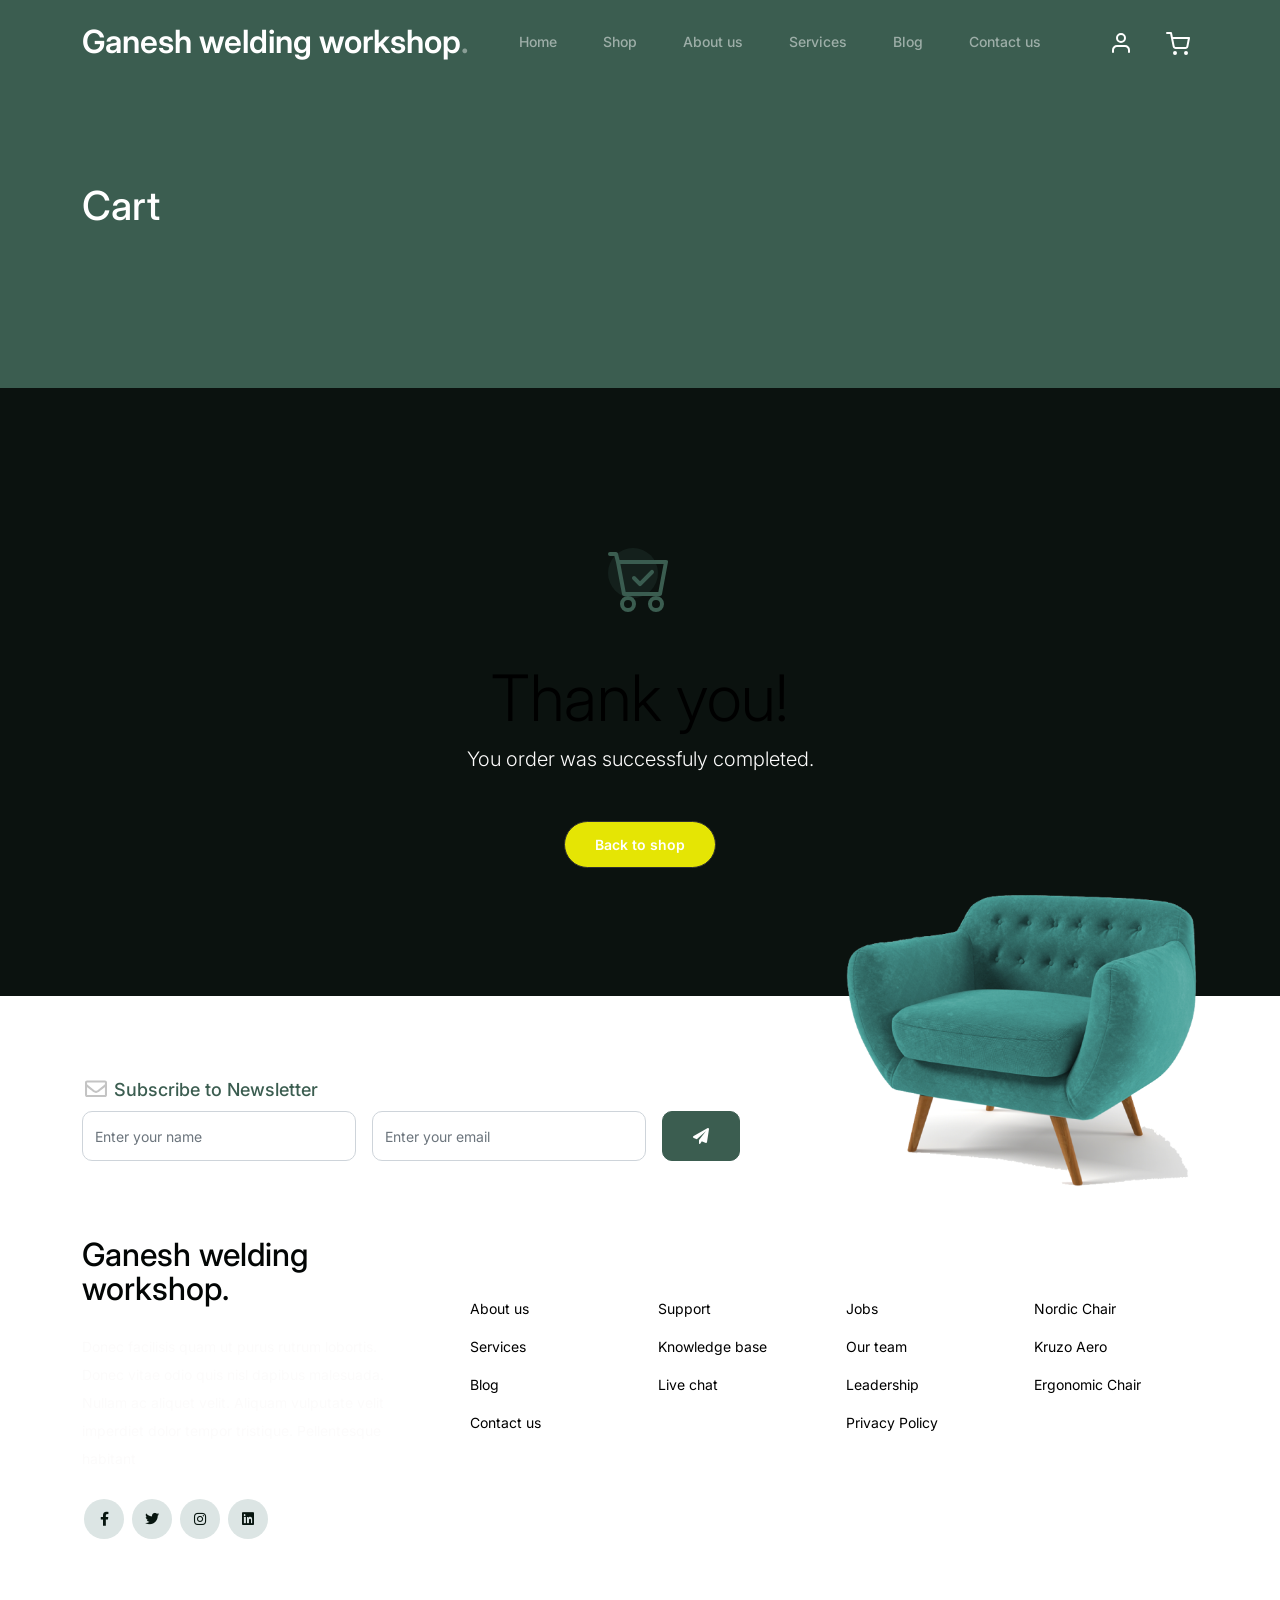
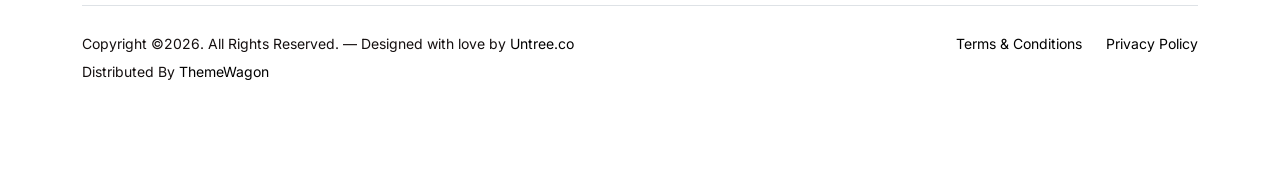
<file: thankyou.html>
<!-- /*
* Bootstrap 5
* Template Name: Ganesh welding workshop
* Template Author: Untree.co
* Template URI: https://untree.co/
* License: https://creativecommons.org/licenses/by/3.0/
*/ -->
<!doctype html>
<html lang="en">
<head>
  <meta charset="utf-8">
  <meta name="viewport" content="width=device-width, initial-scale=1, shrink-to-fit=no">
  <meta name="author" content="Untree.co">
  <link rel="shortcut icon" href="favicon.png">

  <meta name="description" content="" />
  <meta name="keywords" content="bootstrap, bootstrap4" />

		<!-- Bootstrap CSS -->
		<link href="css/bootstrap.min.css" rel="stylesheet">
		<link href="https://cdnjs.cloudflare.com/ajax/libs/font-awesome/6.0.0-beta3/css/all.min.css" rel="stylesheet">
		<link href="css/tiny-slider.css" rel="stylesheet">
		<link href="css/style.css" rel="stylesheet">
		<title>Ganesh welding workshop Free Bootstrap 5 Template for Ganesh welding workshopture and Interior Design Websites by Untree.co </title>
	</head>

	<body>

		<!-- Start Header/Navigation -->
		<nav class="custom-navbar navbar navbar navbar-expand-md navbar-dark bg-dark" arial-label="Ganesh welding workshop navigation bar">

			<div class="container">
				<a class="navbar-brand" href="index.html">Ganesh welding workshop<span>.</span></a>

				<button class="navbar-toggler" type="button" data-bs-toggle="collapse" data-bs-target="#navbarsGanesh welding workshop" aria-controls="navbarsGanesh welding workshop" aria-expanded="false" aria-label="Toggle navigation">
					<span class="navbar-toggler-icon"></span>
				</button>

				<div class="collapse navbar-collapse" id="navbarsGanesh welding workshop">
					<ul class="custom-navbar-nav navbar-nav ms-auto mb-2 mb-md-0">
						<li class="nav-item ">
							<a class="nav-link" href="index.html">Home</a>
						</li>
						<li><a class="nav-link" href="shop.html">Shop</a></li>
						<li><a class="nav-link" href="about.html">About us</a></li>
						<li><a class="nav-link" href="services.html">Services</a></li>
						<li><a class="nav-link" href="blog.html">Blog</a></li>
						<li><a class="nav-link" href="contact.html">Contact us</a></li>
					</ul>

					<ul class="custom-navbar-cta navbar-nav mb-2 mb-md-0 ms-5">
						<li><a class="nav-link" href="#"><img src="images/user.svg"></a></li>
						<li><a class="nav-link" href="cart.html"><img src="images/cart.svg"></a></li>
					</ul>
				</div>
			</div>
				
		</nav>
		<!-- End Header/Navigation -->

		<!-- Start Hero Section -->
			<div class="hero">
				<div class="container">
					<div class="row justify-content-between">
						<div class="col-lg-5">
							<div class="intro-excerpt">
								<h1>Cart</h1>
							</div>
						</div>
						<div class="col-lg-7">
							
						</div>
					</div>
				</div>
			</div>
		<!-- End Hero Section -->

		

		<div class="untree_co-section">
    <div class="container">
      <div class="row">
        <div class="col-md-12 text-center pt-5">
          <span class="display-3 thankyou-icon text-primary">
            <svg width="1em" height="1em" viewBox="0 0 16 16" class="bi bi-cart-check mb-5" fill="currentColor" xmlns="http://www.w3.org/2000/svg">
              <path fill-rule="evenodd" d="M11.354 5.646a.5.5 0 0 1 0 .708l-3 3a.5.5 0 0 1-.708 0l-1.5-1.5a.5.5 0 1 1 .708-.708L8 8.293l2.646-2.647a.5.5 0 0 1 .708 0z"/>
              <path fill-rule="evenodd" d="M0 1.5A.5.5 0 0 1 .5 1H2a.5.5 0 0 1 .485.379L2.89 3H14.5a.5.5 0 0 1 .491.592l-1.5 8A.5.5 0 0 1 13 12H4a.5.5 0 0 1-.491-.408L2.01 3.607 1.61 2H.5a.5.5 0 0 1-.5-.5zM3.102 4l1.313 7h8.17l1.313-7H3.102zM5 12a2 2 0 1 0 0 4 2 2 0 0 0 0-4zm7 0a2 2 0 1 0 0 4 2 2 0 0 0 0-4zm-7 1a1 1 0 1 0 0 2 1 1 0 0 0 0-2zm7 0a1 1 0 1 0 0 2 1 1 0 0 0 0-2z"/>
            </svg>
          </span>
          <h2 class="display-3 text-black">Thank you!</h2>
          <p class="lead mb-5">You order was successfuly completed.</p>
          <p><a href="shop.html" class="btn btn-sm btn-outline-black">Back to shop</a></p>
        </div>
      </div>
    </div>
  </div>

		<!-- Start Footer Section -->
		<footer class="footer-section">
			<div class="container relative">

				<div class="sofa-img">
					<img src="images/sofa.png" alt="Image" class="img-fluid">
				</div>

				<div class="row">
					<div class="col-lg-8">
						<div class="subscription-form">
							<h3 class="d-flex align-items-center"><span class="me-1"><img src="images/envelope-outline.svg" alt="Image" class="img-fluid"></span><span>Subscribe to Newsletter</span></h3>

							<form action="#" class="row g-3">
								<div class="col-auto">
									<input type="text" class="form-control" placeholder="Enter your name">
								</div>
								<div class="col-auto">
									<input type="email" class="form-control" placeholder="Enter your email">
								</div>
								<div class="col-auto">
									<button class="btn btn-primary">
										<span class="fa fa-paper-plane"></span>
									</button>
								</div>
							</form>

						</div>
					</div>
				</div>

				<div class="row g-5 mb-5">
					<div class="col-lg-4">
						<div class="mb-4 footer-logo-wrap"><a href="#" class="footer-logo">Ganesh welding workshop<span>.</span></a></div>
						<p class="mb-4">Donec facilisis quam ut purus rutrum lobortis. Donec vitae odio quis nisl dapibus malesuada. Nullam ac aliquet velit. Aliquam vulputate velit imperdiet dolor tempor tristique. Pellentesque habitant</p>

						<ul class="list-unstyled custom-social">
							<li><a href="#"><span class="fa fa-brands fa-facebook-f"></span></a></li>
							<li><a href="#"><span class="fa fa-brands fa-twitter"></span></a></li>
							<li><a href="#"><span class="fa fa-brands fa-instagram"></span></a></li>
							<li><a href="#"><span class="fa fa-brands fa-linkedin"></span></a></li>
						</ul>
					</div>

					<div class="col-lg-8">
						<div class="row links-wrap">
							<div class="col-6 col-sm-6 col-md-3">
								<ul class="list-unstyled">
									<li><a href="#">About us</a></li>
									<li><a href="#">Services</a></li>
									<li><a href="#">Blog</a></li>
									<li><a href="#">Contact us</a></li>
								</ul>
							</div>

							<div class="col-6 col-sm-6 col-md-3">
								<ul class="list-unstyled">
									<li><a href="#">Support</a></li>
									<li><a href="#">Knowledge base</a></li>
									<li><a href="#">Live chat</a></li>
								</ul>
							</div>

							<div class="col-6 col-sm-6 col-md-3">
								<ul class="list-unstyled">
									<li><a href="#">Jobs</a></li>
									<li><a href="#">Our team</a></li>
									<li><a href="#">Leadership</a></li>
									<li><a href="#">Privacy Policy</a></li>
								</ul>
							</div>

							<div class="col-6 col-sm-6 col-md-3">
								<ul class="list-unstyled">
									<li><a href="#">Nordic Chair</a></li>
									<li><a href="#">Kruzo Aero</a></li>
									<li><a href="#">Ergonomic Chair</a></li>
								</ul>
							</div>
						</div>
					</div>

				</div>

				<div class="border-top copyright">
					<div class="row pt-4">
						<div class="col-lg-6">
							<p class="mb-2 text-center text-lg-start">Copyright &copy;<script>document.write(new Date().getFullYear());</script>. All Rights Reserved. &mdash; Designed with love by <a href="https://untree.co">Untree.co</a> Distributed By <a href="https://themewagon.com">ThemeWagon</a> <!-- License information: https://untree.co/license/ -->
            </p>
						</div>

						<div class="col-lg-6 text-center text-lg-end">
							<ul class="list-unstyled d-inline-flex ms-auto">
								<li class="me-4"><a href="#">Terms &amp; Conditions</a></li>
								<li><a href="#">Privacy Policy</a></li>
							</ul>
						</div>

					</div>
				</div>

			</div>
		</footer>
		<!-- End Footer Section -->	


		<script src="js/bootstrap.bundle.min.js"></script>
		<script src="js/tiny-slider.js"></script>
		<script src="js/custom.js"></script>
	</body>

</html>
</file>
<file: css/tiny-slider.css>
.tns-outer{padding:0 !important}.tns-outer [hidden]{display:none !important}.tns-outer [aria-controls],.tns-outer [data-action]{cursor:pointer}.tns-slider{-webkit-transition:all 0s;-moz-transition:all 0s;transition:all 0s}.tns-slider>.tns-item{-webkit-box-sizing:border-box;-moz-box-sizing:border-box;box-sizing:border-box}.tns-horizontal.tns-subpixel{white-space:nowrap}.tns-horizontal.tns-subpixel>.tns-item{display:inline-block;vertical-align:top;white-space:normal}.tns-horizontal.tns-no-subpixel:after{content:'';display:table;clear:both}.tns-horizontal.tns-no-subpixel>.tns-item{float:left}.tns-horizontal.tns-carousel.tns-no-subpixel>.tns-item{margin-right:-100%}.tns-no-calc{position:relative;left:0}.tns-gallery{position:relative;left:0;min-height:1px}.tns-gallery>.tns-item{position:absolute;left:-100%;-webkit-transition:transform 0s, opacity 0s;-moz-transition:transform 0s, opacity 0s;transition:transform 0s, opacity 0s}.tns-gallery>.tns-slide-active{position:relative;left:auto !important}.tns-gallery>.tns-moving{-webkit-transition:all 0.25s;-moz-transition:all 0.25s;transition:all 0.25s}.tns-autowidth{display:inline-block}.tns-lazy-img{-webkit-transition:opacity 0.6s;-moz-transition:opacity 0.6s;transition:opacity 0.6s;opacity:0.6}.tns-lazy-img.tns-complete{opacity:1}.tns-ah{-webkit-transition:height 0s;-moz-transition:height 0s;transition:height 0s}.tns-ovh{overflow:hidden}.tns-visually-hidden{position:absolute;left:-10000em}.tns-transparent{opacity:0;visibility:hidden}.tns-fadeIn{opacity:1;filter:alpha(opacity=100);z-index:0}.tns-normal,.tns-fadeOut{opacity:0;filter:alpha(opacity=0);z-index:-1}.tns-vpfix{white-space:nowrap}.tns-vpfix>div,.tns-vpfix>li{display:inline-block}.tns-t-subp2{margin:0 auto;width:310px;position:relative;height:10px;overflow:hidden}.tns-t-ct{width:2333.3333333%;width:-webkit-calc(100% * 70 / 3);width:-moz-calc(100% * 70 / 3);width:calc(100% * 70 / 3);position:absolute;right:0}.tns-t-ct:after{content:'';display:table;clear:both}.tns-t-ct>div{width:1.4285714%;width:-webkit-calc(100% / 70);width:-moz-calc(100% / 70);width:calc(100% / 70);height:10px;float:left}

/*# sourceMappingURL=sourcemaps/tiny-slider.css.map */
</file>
<file: css/style.css>
@import url("https://fonts.googleapis.com/css2?family=Inter:wght@400;500;600;700;800&display=swap");
body {
  overflow-x: hidden;
  position: relative; }

body {
  font-family: "Inter", sans-serif;
  font-weight: 400;
  line-height: 28px;
  color: #fcfbfb;
  font-size: 14px;
  background-color: #0b120f; }

a {
  text-decoration: none;
  -webkit-transition: .3s all ease;
  -o-transition: .3s all ease;
  transition: .3s all ease;
  color: #f8efef;
  text-decoration: underline; }
  a:hover {
    color: #a1da11;
    text-decoration: none; }
  a.more {
    font-weight: 600; }

.custom-navbar {
  background: #3b5d50 !important;
  padding-top: 20px;
  padding-bottom: 20px; }
  .custom-navbar .navbar-brand {
    font-size: 32px;
    font-weight: 600; }
    .custom-navbar .navbar-brand > span {
      opacity: .4; }
  .custom-navbar .navbar-toggler {
    border-color: transparent; }
    .custom-navbar .navbar-toggler:active, .custom-navbar .navbar-toggler:focus {
      -webkit-box-shadow: none;
      box-shadow: none;
      outline: none; }
  @media (min-width: 992px) {
    .custom-navbar .custom-navbar-nav li {
      margin-left: 15px;
      margin-right: 15px; } }
  .custom-navbar .custom-navbar-nav li a {
    font-weight: 500;
    color: #ffffff !important;
    opacity: .5;
    -webkit-transition: .3s all ease;
    -o-transition: .3s all ease;
    transition: .3s all ease;
    position: relative; }
    @media (min-width: 768px) {
      .custom-navbar .custom-navbar-nav li a:before {
        content: "";
        position: absolute;
        bottom: 0;
        left: 8px;
        right: 8px;
        background: #f9bf29;
        height: 5px;
        opacity: 1;
        visibility: visible;
        width: 0;
        -webkit-transition: .15s all ease-out;
        -o-transition: .15s all ease-out;
        transition: .15s all ease-out; } }
    .custom-navbar .custom-navbar-nav li a:hover {
      opacity: 1; }
      .custom-navbar .custom-navbar-nav li a:hover:before {
        width: calc(100% - 16px); }
  .custom-navbar .custom-navbar-nav li.active a {
    opacity: 1; }
    .custom-navbar .custom-navbar-nav li.active a:before {
      width: calc(100% - 16px); }
  .custom-navbar .custom-navbar-cta {
    margin-left: 0 !important;
    -webkit-box-orient: horizontal;
    -webkit-box-direction: normal;
    -ms-flex-direction: row;
    flex-direction: row; }
    @media (min-width: 768px) {
      .custom-navbar .custom-navbar-cta {
        margin-left: 40px !important; } }
    .custom-navbar .custom-navbar-cta li {
      margin-left: 0px;
      margin-right: 0px; }
      .custom-navbar .custom-navbar-cta li:first-child {
        margin-right: 20px; }

.hero {
  background: #3b5d50;
  padding: calc(4rem - 30px) 0 0rem 0; }
  @media (min-width: 768px) {
    .hero {
      padding: calc(4rem - 30px) 0 4rem 0; } }
  @media (min-width: 992px) {
    .hero {
      padding: calc(8rem - 30px) 0 8rem 0; } }
  .hero .intro-excerpt {
    position: relative;
    z-index: 4; }
    @media (min-width: 992px) {
      .hero .intro-excerpt {
        max-width: 450px; } }
  .hero h1 {
    font-weight: 500;
    color: #ffffff;
    margin-bottom: 30px; }
    @media (min-width: 1400px) {
      .hero h1 {
        font-size: 54px; } }
  .hero p {
    color: rgb(245, 244, 244);
    margin-botom: 30px; }
  .hero .hero-img-wrap {
    position: relative; }
    .hero .hero-img-wrap img {
      position: relative;
      top: 0px;
      right: 0px;
      z-index: 2;
      max-width: 780px;
      left: -20px; }
      @media (min-width: 768px) {
        .hero .hero-img-wrap img {
          right: 0px;
          left: -100px; } }
      @media (min-width: 992px) {
        .hero .hero-img-wrap img {
          left: 0px;
          top: -80px;
          position: absolute;
          right: -50px; } }
      @media (min-width: 1200px) {
        .hero .hero-img-wrap img {
          left: 0px;
          top: -80px;
          right: -100px; } }
    .hero .hero-img-wrap:after {
      content: "";
      position: absolute;
      width: 255px;
      height: 217px;
      background-image: url("../images/dots-light.svg");
      background-size: contain;
      background-repeat: no-repeat;
      right: -100px;
      top: -0px; }
      @media (min-width: 1200px) {
        .hero .hero-img-wrap:after {
          top: -40px; } }

.btn {
  font-weight: 600;
  padding: 12px 30px;
  border-radius: 30px;
  color: #ffffff;
  background: #e5e504;
  border-color: #2f2f2f; }
  .btn:hover {
    color: #ffffff;
    background: #222222;
    border-color: #222222; }
  .btn:active, .btn:focus {
    outline: none !important;
    -webkit-box-shadow: none;
    box-shadow: none; }
  .btn.btn-primary {
    background: #3b5d50;
    border-color: #3b5d50; }
    .btn.btn-primary:hover {
      background: #314d43;
      border-color: #314d43; }
  .btn.btn-secondary {
    color: #2f2f2f;
    background: #f9bf29;
    border-color: #f9bf29; }
    .btn.btn-secondary:hover {
      background: #f8b810;
      border-color: #f8b810; }
  .btn.btn-white-outline {
    background: transparent;
    border-width: 2px;
    border-color: rgba(255, 255, 255, 0.3); }
    .btn.btn-white-outline:hover {
      border-color: white;
      color: #ffffff; }

.section-title {
  color: #f3efef; }

.product-section {
  padding: 7rem 0; }
  .product-section .product-item {
    text-align: center;
    text-decoration: none;
    display: block;
    position: relative;
    padding-bottom: 50px;
    cursor: pointer; }
    .product-section .product-item .product-thumbnail {
      margin-bottom: 30px;
      position: relative;
      top: 0;
      -webkit-transition: .3s all ease;
      -o-transition: .3s all ease;
      transition: .3s all ease; }
    .product-section .product-item h3 {
      font-weight: 600;
      font-size: 16px; }
    .product-section .product-item strong {
      font-weight: 800 !important;
      font-size: 18px !important; }
    .product-section .product-item h3, .product-section .product-item strong {
      color: #2f2f2f;
      text-decoration: none; }
    .product-section .product-item .icon-cross {
      position: absolute;
      width: 35px;
      height: 35px;
      display: inline-block;
      background: #2f2f2f;
      bottom: 15px;
      left: 50%;
      -webkit-transform: translateX(-50%);
      -ms-transform: translateX(-50%);
      transform: translateX(-50%);
      margin-bottom: -17.5px;
      border-radius: 50%;
      opacity: 0;
      visibility: hidden;
      -webkit-transition: .3s all ease;
      -o-transition: .3s all ease;
      transition: .3s all ease; }
      .product-section .product-item .icon-cross img {
        position: absolute;
        left: 50%;
        top: 50%;
        -webkit-transform: translate(-50%, -50%);
        -ms-transform: translate(-50%, -50%);
        transform: translate(-50%, -50%); }
    .product-section .product-item:before {
      bottom: 0;
      left: 0;
      right: 0;
      position: absolute;
      content: "";
      background: #dce5e4;
      height: 0%;
      z-index: -1;
      border-radius: 10px;
      -webkit-transition: .3s all ease;
      -o-transition: .3s all ease;
      transition: .3s all ease; }
    .product-section .product-item:hover .product-thumbnail {
      top: -25px; }
    .product-section .product-item:hover .icon-cross {
      bottom: 0;
      opacity: 1;
      visibility: visible; }
    .product-section .product-item:hover:before {
      height: 70%; }

.why-choose-section {
  padding: 7rem 0; }
  .why-choose-section .img-wrap {
    position: relative; }
    .why-choose-section .img-wrap:before {
      position: absolute;
      content: "";
      width: 255px;
      height: 217px;
      background-image: url("../images/dots-yellow.svg");
      background-repeat: no-repeat;
      background-size: contain;
      -webkit-transform: translate(-40%, -40%);
      -ms-transform: translate(-40%, -40%);
      transform: translate(-40%, -40%);
      z-index: -1; }
    .why-choose-section .img-wrap img {
      border-radius: 20px; }

.feature {
  margin-bottom: 30px; }
  .feature .icon {
    display: inline-block;
    position: relative;
    margin-bottom: 20px; }
    /* .feature .icon:before {
      content: "";
      width: 43px;
      height: 43px;
      position: absolute;
      background: rgba(254, 255, 252, 0.266);
      border-radius: 50%;
      right: -8px;
      bottom: 0; } */
  .feature h3 {
    font-size: 14px;
    color: #faf4f4; }
  .feature p {
    font-size: 14px;
    line-height: 22px;
    color: #f3eded; }

.we-help-section {
  padding: 7rem 0; }
  .we-help-section .imgs-grid {
    display: -ms-grid;
    display: grid;
    -ms-grid-columns: (1fr)[27];
    grid-template-columns: repeat(27, 1fr);
    position: relative; }
    .we-help-section .imgs-grid:before {
      position: absolute;
      content: "";
      width: 255px;
      height: 217px;
      background-image: url("../images/dots-green.svg");
      background-size: contain;
      background-repeat: no-repeat;
      -webkit-transform: translate(-40%, -40%);
      -ms-transform: translate(-40%, -40%);
      transform: translate(-40%, -40%);
      z-index: -1; }
    .we-help-section .imgs-grid .grid {
      position: relative; }
      .we-help-section .imgs-grid .grid img {
        border-radius: 20px;
        max-width: 100%; }
      .we-help-section .imgs-grid .grid.grid-1 {
        -ms-grid-column: 1;
        -ms-grid-column-span: 18;
        grid-column: 1 / span 18;
        -ms-grid-row: 1;
        -ms-grid-row-span: 27;
        grid-row: 1 / span 27; }
      .we-help-section .imgs-grid .grid.grid-2 {
        -ms-grid-column: 19;
        -ms-grid-column-span: 27;
        grid-column: 19 / span 27;
        -ms-grid-row: 1;
        -ms-grid-row-span: 5;
        grid-row: 1 / span 5;
        padding-left: 20px; }
      .we-help-section .imgs-grid .grid.grid-3 {
        -ms-grid-column: 14;
        -ms-grid-column-span: 16;
        grid-column: 14 / span 16;
        -ms-grid-row: 6;
        -ms-grid-row-span: 27;
        grid-row: 6 / span 27;
        padding-top: 20px; }

.custom-list {
  width: 100%; }
  .custom-list li {
    display: inline-block;
    width: calc(50% - 20px);
    margin-bottom: 12px;
    line-height: 1.5;
    position: relative;
    padding-left: 20px; }
    .custom-list li:before {
      content: "";
      width: 8px;
      height: 8px;
      border-radius: 50%;
      border: 2px solid #3b5d50;
      position: absolute;
      left: 0;
      top: 8px; }

.popular-product {
  padding: 0 0 7rem 0; }
  .popular-product .product-item-sm h3 {
    font-size: 14px;
    font-weight: 700;
    color: #f5f2f2; }
  .popular-product .product-item-sm a {
    text-decoration: none;
    color: #eeeaea;
    -webkit-transition: .3s all ease;
    -o-transition: .3s all ease;
    transition: .3s all ease; }
    .popular-product .product-item-sm a:hover {
      color: rgba(47, 47, 47, 0.5); }
  .popular-product .product-item-sm p {
    line-height: 1.4;
    margin-bottom: 10px;
    font-size: 14px; }
  .popular-product .product-item-sm .thumbnail {
    margin-right: 10px;
    -webkit-box-flex: 0;
    -ms-flex: 0 0 120px;
    flex: 0 0 120px;
    position: relative; }
    .popular-product .product-item-sm .thumbnail:before {
      content: "";
      position: absolute;
      border-radius: 20px;
      background: #dce5e4;
      width: 98px;
      height: 98px;
      top: 50%;
      left: 50%;
      -webkit-transform: translate(-50%, -50%);
      -ms-transform: translate(-50%, -50%);
      transform: translate(-50%, -50%);
      z-index: -1; }

.testimonial-section {
  padding: 3rem 0 7rem 0; }

.testimonial-slider-wrap {
  position: relative; }
  .testimonial-slider-wrap .tns-inner {
    padding-top: 30px; }
  .testimonial-slider-wrap .item .testimonial-block blockquote {
    font-size: 16px; }
    @media (min-width: 768px) {
      .testimonial-slider-wrap .item .testimonial-block blockquote {
        line-height: 32px;
        font-size: 18px; } }
  .testimonial-slider-wrap .item .testimonial-block .author-info .author-pic {
    margin-bottom: 20px; }
    .testimonial-slider-wrap .item .testimonial-block .author-info .author-pic img {
      max-width: 80px;
      border-radius: 50%; }
  .testimonial-slider-wrap .item .testimonial-block .author-info h3 {
    font-size: 14px;
    font-weight: 700;
    color: #eee9e9;
    margin-bottom: 0; }
  .testimonial-slider-wrap #testimonial-nav {
    position: absolute;
    top: 50%;
    z-index: 99;
    width: 100%;
    display: none; }
    @media (min-width: 768px) {
      .testimonial-slider-wrap #testimonial-nav {
        display: block; } }
    .testimonial-slider-wrap #testimonial-nav > span {
      cursor: pointer;
      position: absolute;
      width: 58px;
      height: 58px;
      line-height: 58px;
      border-radius: 50%;
      background: rgba(59, 93, 80, 0.1);
      color: #2f2f2f;
      -webkit-transition: .3s all ease;
      -o-transition: .3s all ease;
      transition: .3s all ease; }
      .testimonial-slider-wrap #testimonial-nav > span:hover {
        background: #3b5d50;
        color: #ffffff; }
    .testimonial-slider-wrap #testimonial-nav .prev {
      left: -10px; }
    .testimonial-slider-wrap #testimonial-nav .next {
      right: 0; }
  .testimonial-slider-wrap .tns-nav {
    position: absolute;
    bottom: -50px;
    left: 50%;
    -webkit-transform: translateX(-50%);
    -ms-transform: translateX(-50%);
    transform: translateX(-50%); }
    .testimonial-slider-wrap .tns-nav button {
      background: none;
      border: none;
      display: inline-block;
      position: relative;
      width: 0 !important;
      height: 7px !important;
      margin: 2px; }
      .testimonial-slider-wrap .tns-nav button:active, .testimonial-slider-wrap .tns-nav button:focus, .testimonial-slider-wrap .tns-nav button:hover {
        outline: none;
        -webkit-box-shadow: none;
        box-shadow: none;
        background: none; }
      .testimonial-slider-wrap .tns-nav button:before {
        display: block;
        width: 7px;
        height: 7px;
        left: 0;
        top: 0;
        position: absolute;
        content: "";
        border-radius: 50%;
        -webkit-transition: .3s all ease;
        -o-transition: .3s all ease;
        transition: .3s all ease;
        background-color: #d6d6d6; }
      .testimonial-slider-wrap .tns-nav button:hover:before, .testimonial-slider-wrap .tns-nav button.tns-nav-active:before {
        background-color: #3b5d50; }

.before-footer-section {
  padding: 7rem 0 12rem 0 !important; }

.blog-section {
  padding: 7rem 0 12rem 0; }
  .blog-section .post-entry a {
    text-decoration: none; }
  .blog-section .post-entry .post-thumbnail {
    display: block;
    margin-bottom: 20px; }
    .blog-section .post-entry .post-thumbnail img {
      border-radius: 20px;
      -webkit-transition: .3s all ease;
      -o-transition: .3s all ease;
      transition: .3s all ease; }
  .blog-section .post-entry .post-content-entry {
    padding-left: 15px;
    padding-right: 15px; }
    .blog-section .post-entry .post-content-entry h3 {
      font-size: 16px;
      margin-bottom: 0;
      font-weight: 600;
      margin-bottom: 7px; }
    .blog-section .post-entry .post-content-entry .meta {
      font-size: 14px; }
      .blog-section .post-entry .post-content-entry .meta a {
        font-weight: 600; }
  .blog-section .post-entry:hover .post-thumbnail img, .blog-section .post-entry:focus .post-thumbnail img {
    opacity: .7; }

.footer-section {
  padding: 80px 0;
  background: #ffffff; }
  .footer-section .relative {
    position: relative; }
  .footer-section a {
    text-decoration: none;
    color: #000000;
    -webkit-transition: .3s all ease;
    -o-transition: .3s all ease;
    transition: .3s all ease; }
    .footer-section a:hover {
      color: rgba(47, 47, 47, 0.5); }
  .footer-section .subscription-form {
    margin-bottom: 40px;
    position: relative;
    z-index: 2;
    margin-top: 100px; }
    @media (min-width: 992px) {
      .footer-section .subscription-form {
        margin-top: 0px;
        margin-bottom: 80px; } }
    .footer-section .subscription-form h3 {
      font-size: 18px;
      font-weight: 500;
      color: #3b5d50; }
    .footer-section .subscription-form .form-control {
      height: 50px;
      border-radius: 10px;
      font-family: "Inter", sans-serif; }
      .footer-section .subscription-form .form-control:active, .footer-section .subscription-form .form-control:focus {
        outline: none;
        -webkit-box-shadow: none;
        box-shadow: none;
        border-color: #3b5d50;
        -webkit-box-shadow: 0 1px 4px 0 rgba(0, 0, 0, 0.2);
        box-shadow: 0 1px 4px 0 rgba(0, 0, 0, 0.2); }
      .footer-section .subscription-form .form-control::-webkit-input-placeholder {
        font-size: 14px; }
      .footer-section .subscription-form .form-control::-moz-placeholder {
        font-size: 14px; }
      .footer-section .subscription-form .form-control:-ms-input-placeholder {
        font-size: 14px; }
      .footer-section .subscription-form .form-control:-moz-placeholder {
        font-size: 14px; }
    .footer-section .subscription-form .btn {
      border-radius: 10px !important; }
  .footer-section .sofa-img {
    position: absolute;
    top: -200px;
    z-index: 1;
    right: 0; }
    .footer-section .sofa-img img {
      max-width: 380px; }
  .footer-section .links-wrap {
    margin-top: 0px; }
    @media (min-width: 992px) {
      .footer-section .links-wrap {
        margin-top: 54px; } }
    .footer-section .links-wrap ul li {
      margin-bottom: 10px; }
  .footer-section .footer-logo-wrap .footer-logo {
    font-size: 32px;
    font-weight: 500;
    text-decoration: none;
    color: #030605; }
  .footer-section .custom-social li {
    margin: 2px;
    display: inline-block; }
    .footer-section .custom-social li a {
      width: 40px;
      height: 40px;
      text-align: center;
      line-height: 40px;
      display: inline-block;
      background: #dce5e4;
      color: #081610;
      border-radius: 50%; }
      .footer-section .custom-social li a:hover {
        background: #3b5d50;
        color: #ffffff; }
  .footer-section .border-top {
    border-color: #0e1615; }
    .footer-section .border-top.copyright {
      color: #140f0f;
    }

.untree_co-section {
  padding: 7rem 0; }

.form-control {
  height: 50px;
  border-radius: 10px;
  font-family: "Inter", sans-serif; }
  .form-control:active, .form-control:focus {
    outline: none;
    -webkit-box-shadow: none;
    box-shadow: none;
    border-color: #3b5d50;
    -webkit-box-shadow: 0 1px 4px 0 rgba(0, 0, 0, 0.2);
    box-shadow: 0 1px 4px 0 rgba(0, 0, 0, 0.2); }
  .form-control::-webkit-input-placeholder {
    font-size: 14px; }
  .form-control::-moz-placeholder {
    font-size: 14px; }
  .form-control:-ms-input-placeholder {
    font-size: 14px; }
  .form-control:-moz-placeholder {
    font-size: 14px; }

.service {
  line-height: 1.5; }
  .service .service-icon {
    border-radius: 10px;
    -webkit-box-flex: 0;
    -ms-flex: 0 0 50px;
    flex: 0 0 50px;
    height: 50px;
    line-height: 50px;
    text-align: center;
    background: #3b5d50;
    margin-right: 20px;
    color: #ffffff; }

textarea {
  height: auto !important; }

.site-blocks-table {
  overflow: auto; }
  .site-blocks-table .product-thumbnail {
    width: 200px; }
  .site-blocks-table .btn {
    padding: 2px 10px; }
  .site-blocks-table thead th {
    padding: 30px;
    text-align: center;
    border-width: 0px !important;
    vertical-align: middle;
    color: rgba(249, 244, 244, 0.8);
    font-size: 18px; }
  .site-blocks-table td {
    padding: 20px;
    text-align: center;
    vertical-align: middle;
    color: rgba(233, 228, 228, 0.8); }
  .site-blocks-table tbody tr:first-child td {
    border-top: 1px solid #3b5d50 !important; }
  .site-blocks-table .btn {
    background: none !important;
    color: #edebeb;
    border: none;
    height: auto !important; }

.site-block-order-table th {
  border-top: none !important;
  border-bottom-width: 1px !important; }

.site-block-order-table td, .site-block-order-table th {
  color: #ece2e2; }

.couponcode-wrap input {
  border-radius: 10px !important; }

.text-primary {
  color: #3b5d50 !important; }

.thankyou-icon {
  position: relative;
  color: #3b5d50; }
  .thankyou-icon:before {
    position: absolute;
    content: "";
    width: 50px;
    height: 50px;
    border-radius: 50%;
    background: rgba(59, 93, 80, 0.2); }
</file>
